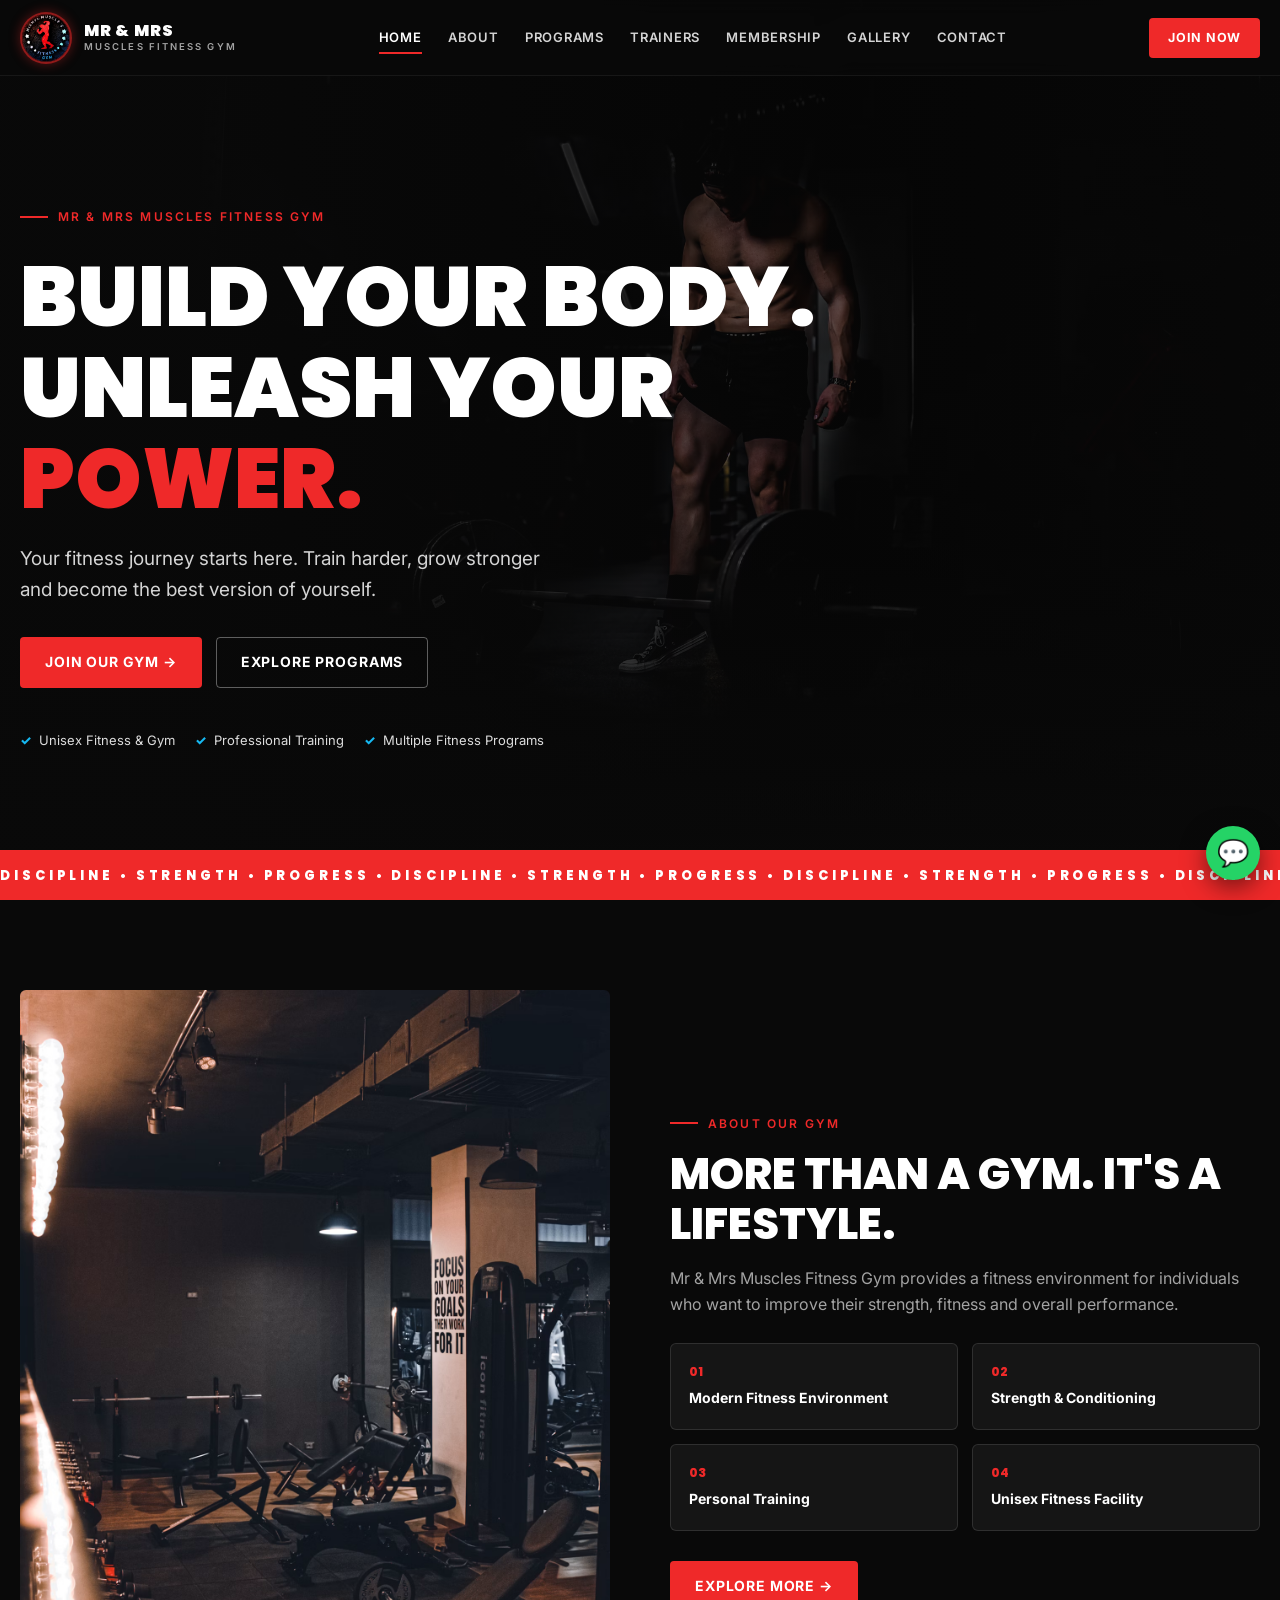
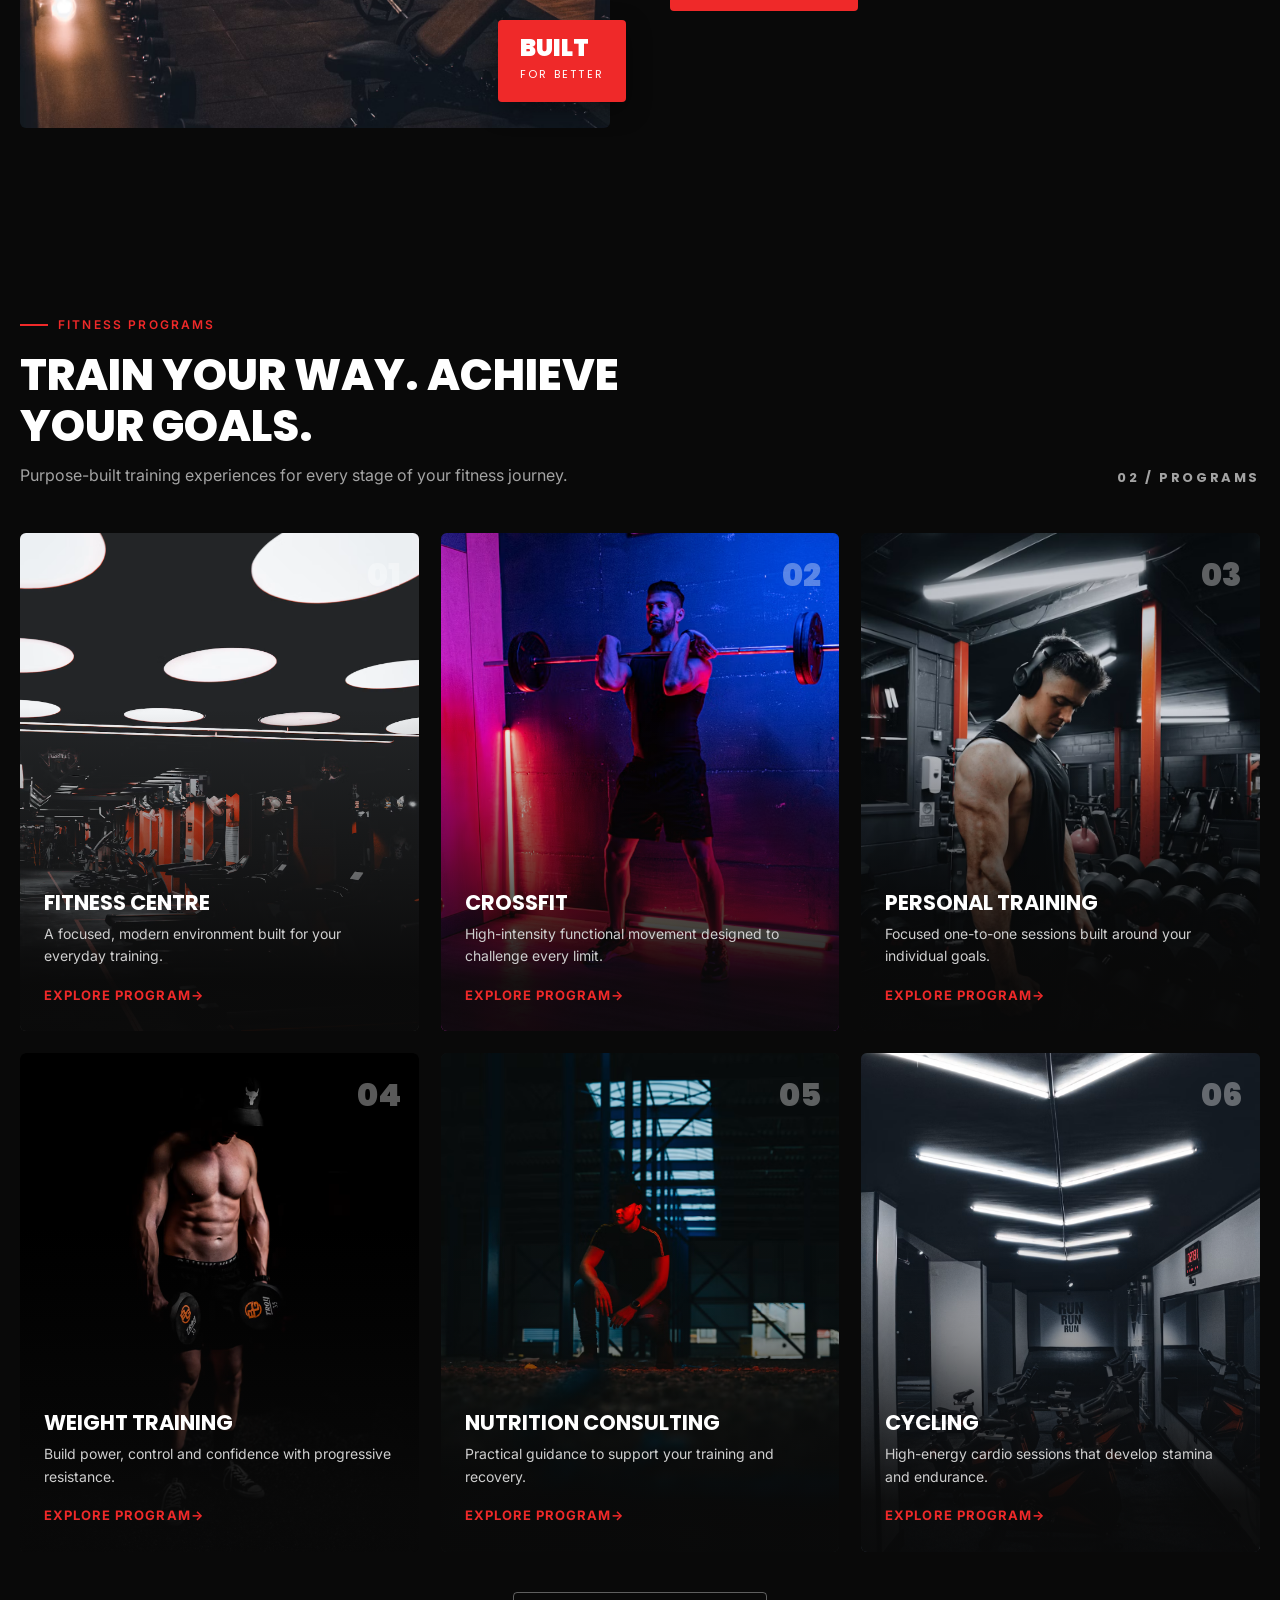
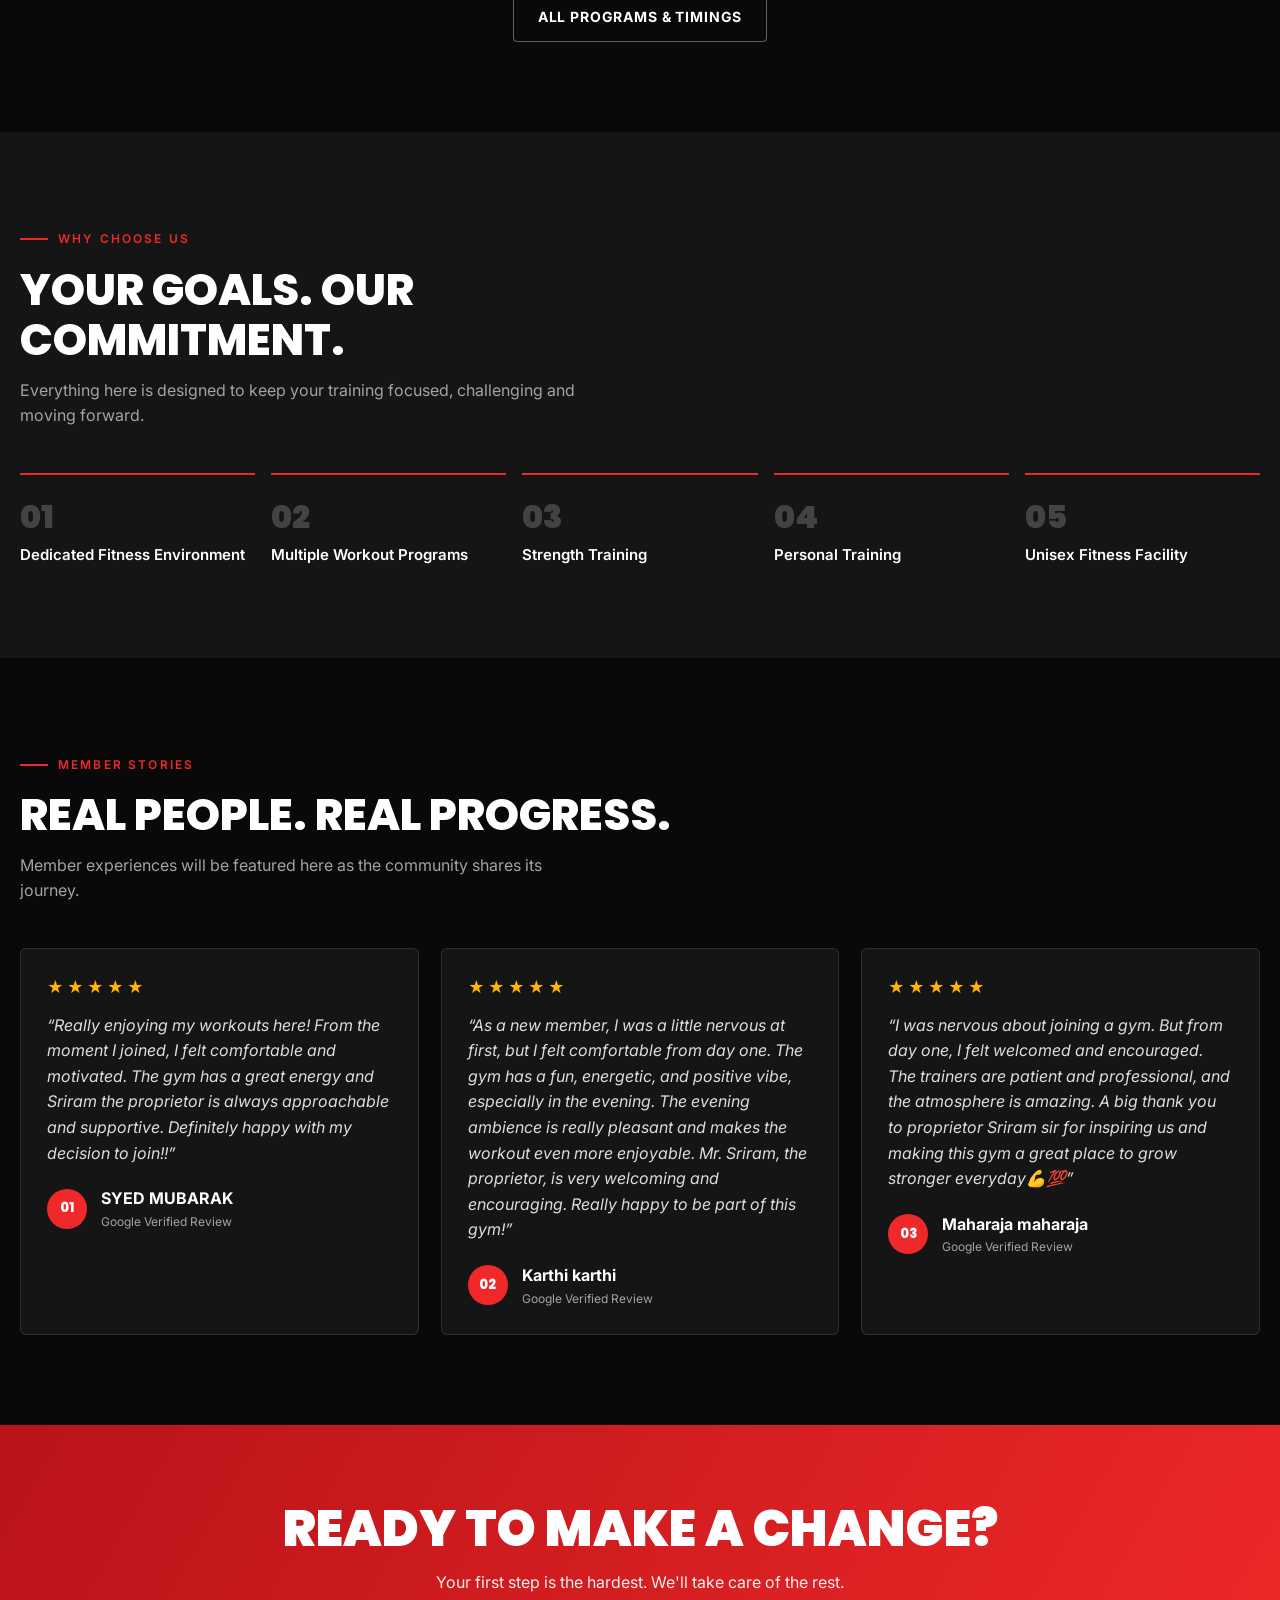
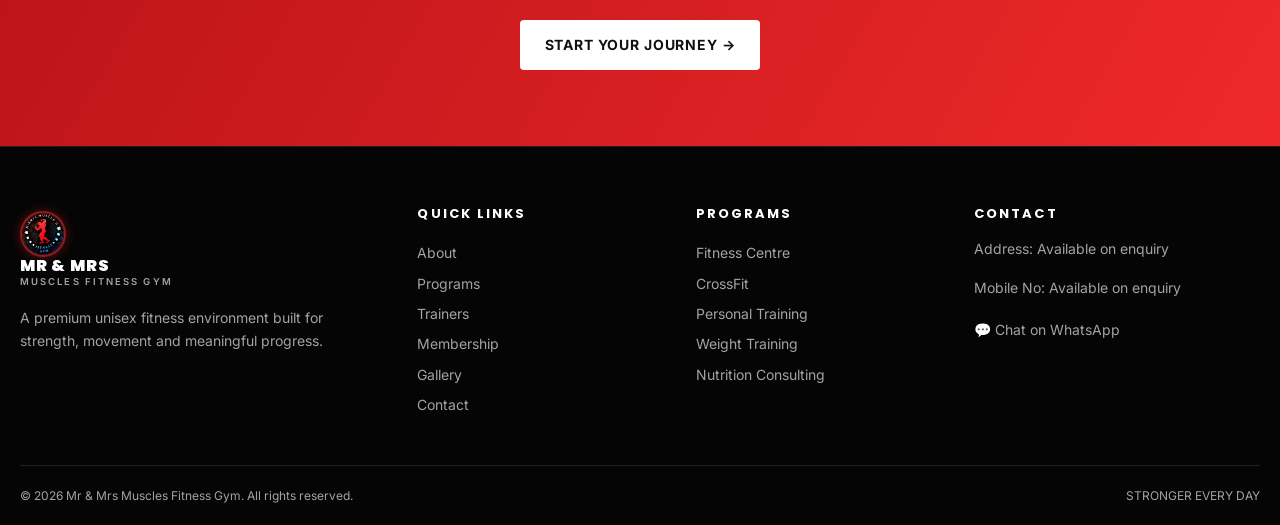
<file: index.html>
<!DOCTYPE html>
<html lang="en">

<head>
    <meta charset="UTF-8">
    <meta name="viewport" content="width=device-width,initial-scale=1">
    <title>Home | Mr &amp; Mrs Muscles Fitness Gym</title>
    <meta name="description"
        content="Explore gym programs, trainers, schedules and membership at Mr & Mrs Muscles Fitness Gym.">
    <link rel="preconnect" href="https://fonts.googleapis.com">
    <link rel="preconnect" href="https://fonts.gstatic.com" crossorigin>
    <link
        href="https://fonts.googleapis.com/css2?family=Inter:wght@400;500;600&family=Poppins:wght@600;700;800;900&display=swap"
        rel="stylesheet">
    <link rel="stylesheet" href="css/style.css?v=20261119_v1">
</head>

<body>
    <header>
        <div class="container nav-wrap">
            <a class="logo" href="index.html" aria-label="Home"><img src="images/logo-badge.png"
                    alt="Mr &amp; Mrs Muscles Fitness Gym Logo" class="gym-logo"><span class="logo-text"><strong>MR
                        &amp; MRS</strong><small>MUSCLES FITNESS GYM</small></span></a>
            <nav aria-label="Primary"><button class="nav-close" aria-label="Close menu">×</button><a href="index.html"
                    class="active">Home</a><a href="about.html">About</a><a href="programs.html">Programs</a><a
                    href="trainers.html">Trainers</a><a href="membership.html">Membership</a><a
                    href="gallery.html">Gallery</a><a href="contact.html">Contact</a></nav>
            <div class="nav-cta"><a class="btn btn-red join-link" href="membership.html">Join now</a><button
                    class="menu-btn" aria-label="Open menu">☰</button></div>
        </div>
        <div class="nav-backdrop" aria-hidden="true"></div>
    </header>
    <main>
        <section class="hero"><img src="images/1605296867724.avif" alt="Athlete training with a barbell in a dark gym">
            <div class="container"><span class="eyebrow"><i></i>Mr &amp; Mrs Muscles Fitness Gym</span>
                <h1>Build your body.<br>Unleash your <em>power.</em></h1>
                <p class="lead">Your fitness journey starts here. Train harder, grow stronger and become the best
                    version of yourself.</p>
                <div class="hero-actions"><a class="btn btn-red" href="membership.html">Join our gym →</a><a
                        class="btn btn-ghost" href="programs.html">Explore programs</a></div>
                <div class="badges"><span>Unisex Fitness &amp; Gym</span><span>Professional
                        Training</span><span>Multiple Fitness Programs</span></div>
            </div>
            <div class="ticker">
                <div>DISCIPLINE • STRENGTH • PROGRESS • DISCIPLINE • STRENGTH • PROGRESS • DISCIPLINE • STRENGTH •
                    PROGRESS • DISCIPLINE • STRENGTH • PROGRESS • DISCIPLINE • STRENGTH • PROGRESS • DISCIPLINE •
                    STRENGTH • PROGRESS • DISCIPLINE • STRENGTH • PROGRESS • DISCIPLINE • STRENGTH • PROGRESS • </div>
            </div>
        </section>
        <section>
            <div class="container">
                <div class="about-grid">
                    <div class="about-img reveal"><img src="images/1637430308606.avif" alt="Premium gym training floor"
                            loading="lazy">
                        <div class="float"><strong>BUILT</strong><span>FOR BETTER</span></div>
                    </div>
                    <div class="about-text reveal"><span class="eyebrow"><i></i>About our gym</span>
                        <h2>More than a gym. It's a lifestyle.</h2>
                        <p>Mr &amp; Mrs Muscles Fitness Gym provides a fitness environment for individuals who want to
                            improve their strength, fitness and overall performance.</p>
                        <div class="feat-list">
                            <div class="feat"><span>01</span><strong>Modern Fitness Environment</strong></div>
                            <div class="feat"><span>02</span><strong>Strength &amp; Conditioning</strong></div>
                            <div class="feat"><span>03</span><strong>Personal Training</strong></div>
                            <div class="feat"><span>04</span><strong>Unisex Fitness Facility</strong></div>
                        </div>
                        <a class="btn btn-red" href="about.html">Explore more →</a>
                    </div>
                </div>
            </div>
        </section>
        <section>
            <div class="container">
                <div class="sec-head reveal">
                    <div><span class="eyebrow"><i></i>Fitness programs</span>
                        <h2>Train your way. Achieve your goals.</h2>
                        <p>Purpose-built training experiences for every stage of your fitness journey.</p>
                    </div><span class="tag">02 / PROGRAMS</span>
                </div>
                <div class="grid-3">
                    <article class="prog reveal"><img src="images/1736851137148.avif" alt="Fitness Centre training"
                            loading="lazy"><span class="num">01</span>
                        <div class="info">
                            <h3>Fitness Centre</h3>
                            <p>A focused, modern environment built for your everyday training.</p><a class="link-arrow"
                                href="contact.html?program=Fitness%20Centre">Explore program</a>
                        </div>
                    </article>
                    <article class="prog reveal"><img src="images/1606335545623.avif" alt="CrossFit training"
                            loading="lazy"><span class="num">02</span>
                        <div class="info">
                            <h3>CrossFit</h3>
                            <p>High-intensity functional movement designed to challenge every limit.</p><a
                                class="link-arrow" href="contact.html?program=CrossFit">Explore program</a>
                        </div>
                    </article>
                    <article class="prog reveal"><img src="images/1611672585731.avif" alt="Personal Training training"
                            loading="lazy"><span class="num">03</span>
                        <div class="info">
                            <h3>Personal Training</h3>
                            <p>Focused one-to-one sessions built around your individual goals.</p><a class="link-arrow"
                                href="contact.html?program=Personal%20Training">Explore program</a>
                        </div>
                    </article>
                    <article class="prog reveal"><img src="images/1605296866985.avif" alt="Weight Training training"
                            loading="lazy"><span class="num">04</span>
                        <div class="info">
                            <h3>Weight Training</h3>
                            <p>Build power, control and confidence with progressive resistance.</p><a class="link-arrow"
                                href="contact.html?program=Weight%20Training">Explore program</a>
                        </div>
                    </article>
                    <article class="prog reveal"><img src="images/1610673538576.avif"
                            alt="Nutrition Consulting training" loading="lazy"><span class="num">05</span>
                        <div class="info">
                            <h3>Nutrition Consulting</h3>
                            <p>Practical guidance to support your training and recovery.</p><a class="link-arrow"
                                href="contact.html?program=Nutrition%20Consulting">Explore program</a>
                        </div>
                    </article>
                    <article class="prog reveal"><img src="images/1637870473618.avif" alt="Cycling training"
                            loading="lazy"><span class="num">06</span>
                        <div class="info">
                            <h3>Cycling</h3>
                            <p>High-energy cardio sessions that develop stamina and endurance.</p><a class="link-arrow"
                                href="contact.html?program=Cycling">Explore program</a>
                        </div>
                    </article>
                </div>
                <div class="center"><a class="btn btn-ghost" href="programs.html">All programs & timings</a></div>
            </div>
        </section>
        <section class="why">
            <div class="container">
                <div class="sec-head reveal">
                    <div><span class="eyebrow"><i></i>Why choose us</span>
                        <h2>Your goals. Our commitment.</h2>
                        <p>Everything here is designed to keep your training focused, challenging and moving forward.
                        </p>
                    </div>
                </div>
                <div class="why-list reveal">
                    <div class="why-item"><strong>01</strong><span>Dedicated Fitness Environment</span></div>
                    <div class="why-item"><strong>02</strong><span>Multiple Workout Programs</span></div>
                    <div class="why-item"><strong>03</strong><span>Strength Training</span></div>
                    <div class="why-item"><strong>04</strong><span>Personal Training</span></div>
                    <div class="why-item"><strong>05</strong><span>Unisex Fitness Facility</span></div>
                </div>
            </div>
        </section>
        <section>
            <div class="container">
                <div class="sec-head reveal">
                    <div><span class="eyebrow"><i></i>Member stories</span>
                        <h2>Real people. Real progress.</h2>
                        <p>Member experiences will be featured here as the community shares its journey.</p>
                    </div>
                </div>
                <div class="grid-3">
                    <article class="quote reveal">
                        <div class="stars">★★★★★</div>
                        <blockquote>“Really enjoying my workouts here! From the moment I joined, I felt comfortable and motivated. The gym has a great energy and Sriram the proprietor is always approachable and supportive. Definitely happy with my decision to join!!”</blockquote>
                        <div class="who"><span>01</span>
                            <div><strong>SYED MUBARAK</strong><small>Google Verified Review</small></div>
                        </div>
                    </article>
                    <article class="quote reveal">
                        <div class="stars">★★★★★</div>
                        <blockquote>“As a new member, I was a little nervous at first, but I felt comfortable from day one. The gym has a fun, energetic, and positive vibe, especially in the evening. The evening ambience is really pleasant and makes the workout even more enjoyable. Mr. Sriram, the proprietor, is very welcoming and encouraging. Really happy to be part of this gym!”</blockquote>
                        <div class="who"><span>02</span>
                            <div><strong>Karthi karthi</strong><small>Google Verified Review</small></div>
                        </div>
                    </article>
                    <article class="quote reveal">
                        <div class="stars">★★★★★</div>
                        <blockquote>“I was nervous about joining a gym. But from day one, I felt welcomed and encouraged. The trainers are patient and professional, and the atmosphere is amazing. A big thank you to proprietor Sriram sir for inspiring us and making this gym a great place to grow stronger everyday💪💯”</blockquote>
                        <div class="who"><span>03</span>
                            <div><strong>Maharaja maharaja</strong><small>Google Verified Review</small></div>
                        </div>
                    </article>
                </div>
            </div>
        </section>
        <section class="cta">
            <div class="container reveal">
                <h2>Ready to make a change?</h2>
                <p>Your first step is the hardest. We'll take care of the rest.</p><a class="btn" href="contact.html">Start your journey →</a>
            </div>
        </section>
    </main>
    <footer>
        <div class="container">
            <div class="foot-grid">
                <div>
                    <a class="logo" href="index.html"><img src="images/logo-badge.png"
                            alt="Mr &amp; Mrs Muscles Fitness Gym Logo" class="gym-logo"><span
                            class="logo-text"><strong>MR &amp; MRS</strong><small>MUSCLES FITNESS GYM</small></span></a>
                    <p>A premium unisex fitness environment built for strength, movement and meaningful progress.</p>
                </div>
                <div>
                    <h4>Quick links</h4><a href="about.html">About</a><a href="programs.html">Programs</a><a
                        href="trainers.html">Trainers</a><a href="membership.html">Membership</a><a
                        href="gallery.html">Gallery</a><a href="contact.html">Contact</a>
                </div>
                <div>
                    <h4>Programs</h4><a href="programs.html">Fitness Centre</a><a href="programs.html">CrossFit</a><a
                        href="programs.html">Personal Training</a><a href="programs.html">Weight Training</a><a
                        href="programs.html">Nutrition Consulting</a>
                </div>
                <div>
                    <h4>Contact</h4>
                    <p>Address: Available on enquiry</p>
                    <p>Mobile No: Available on enquiry</p><a
                        href="#"
                        data-wa="Hi Mr &amp; Mrs Muscles Fitness Gym! I want to enquire about membership and training.">💬
                        Chat on WhatsApp</a>
                </div>
            </div>
            <div class="foot-bottom"><span>© 2026 Mr &amp; Mrs Muscles Fitness Gym. All rights
                    reserved.</span><span>STRONGER EVERY DAY</span></div>
        </div>
    </footer>
    <button class="wa-float" data-wa="Hi Mr & Mrs Muscles Fitness Gym! I want to enquire about membership and training."
        aria-label="WhatsApp enquiry">💬</button>

    <script src="js/main.js?v=20261119_v1"></script>
</body>

</html>
</file>
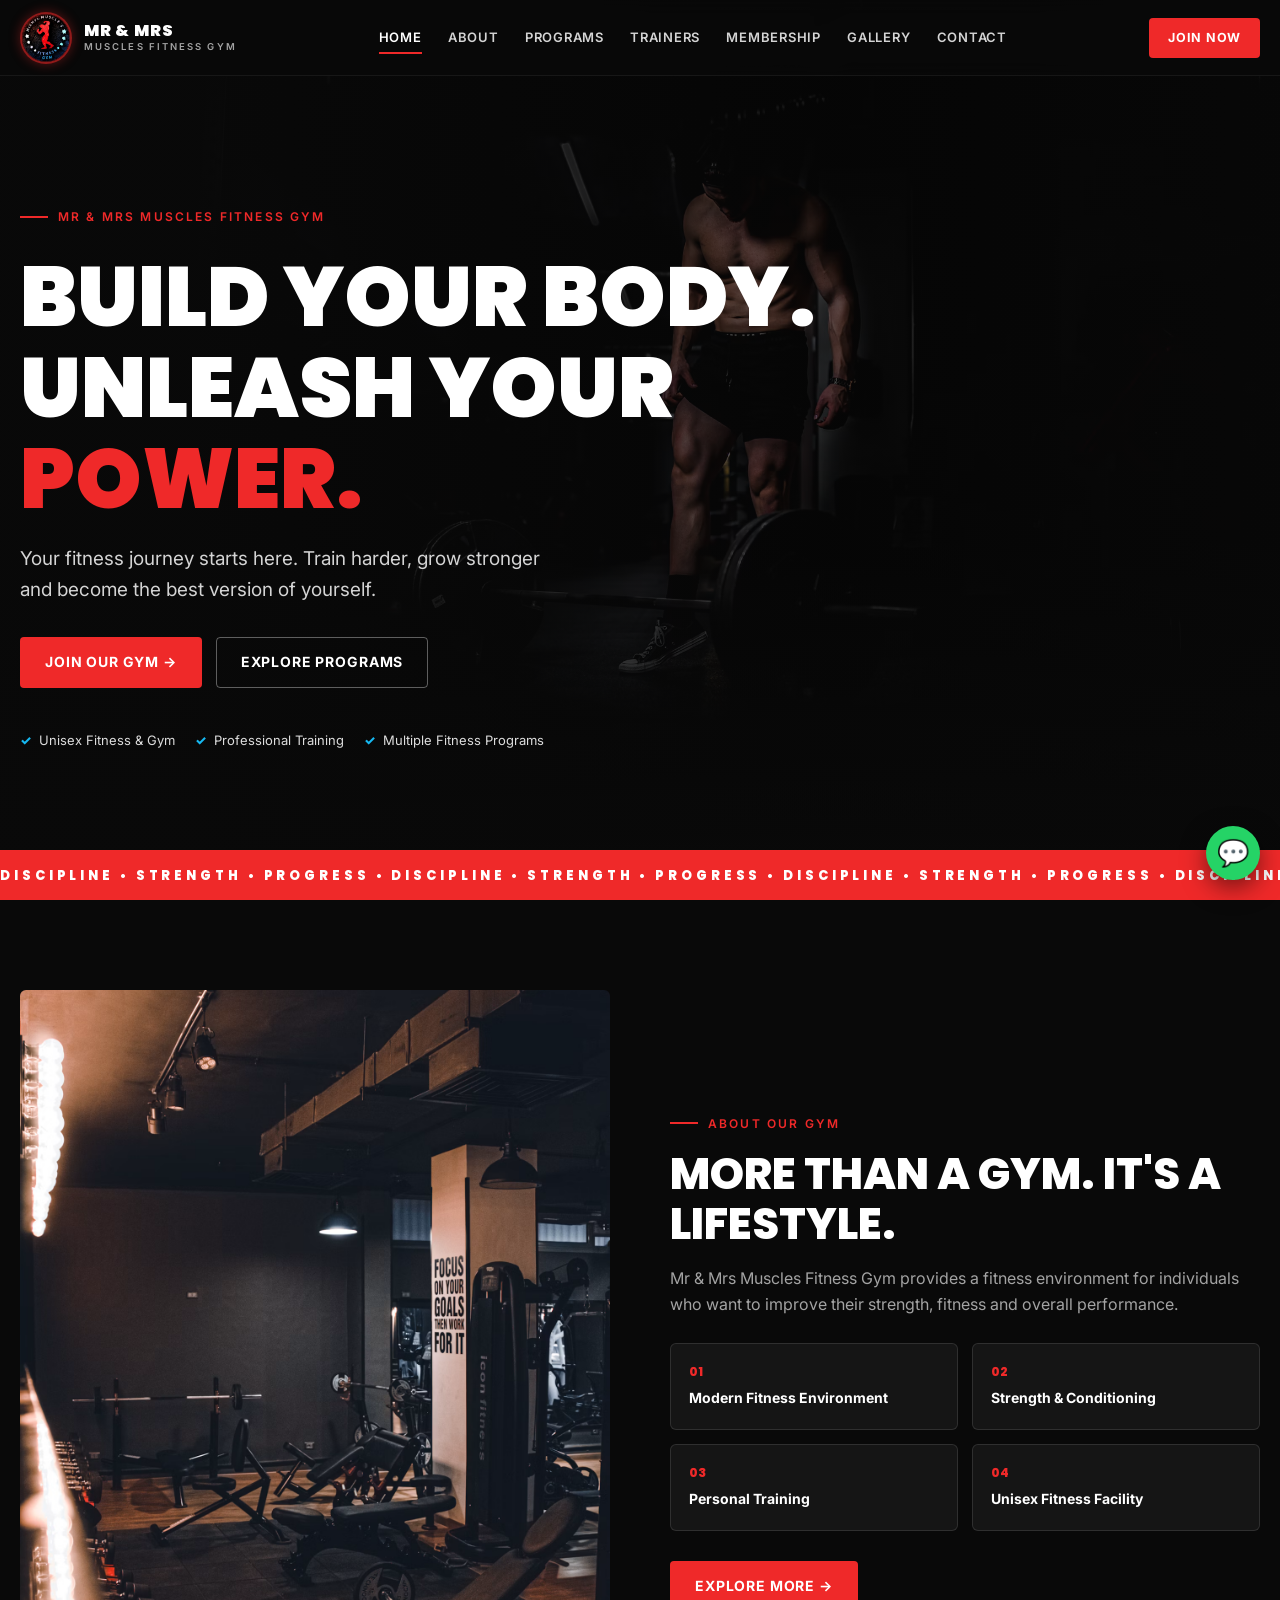
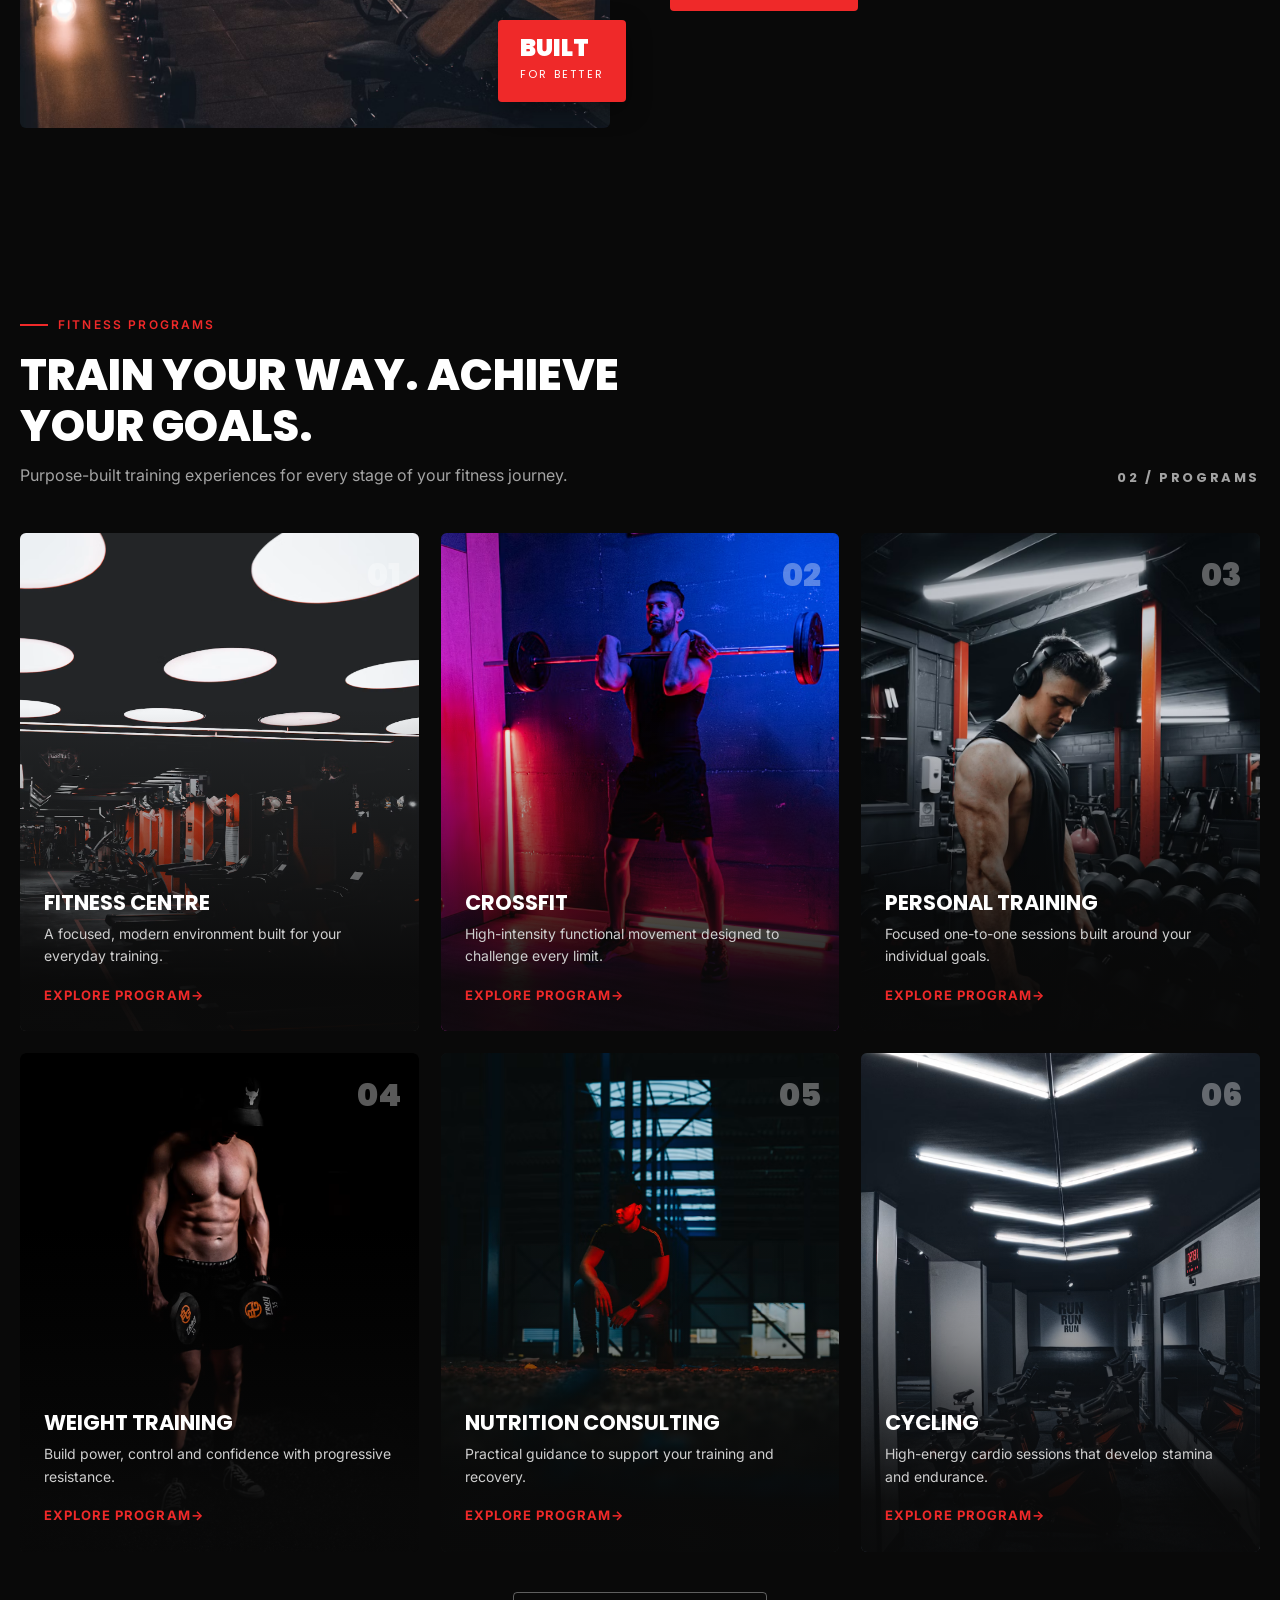
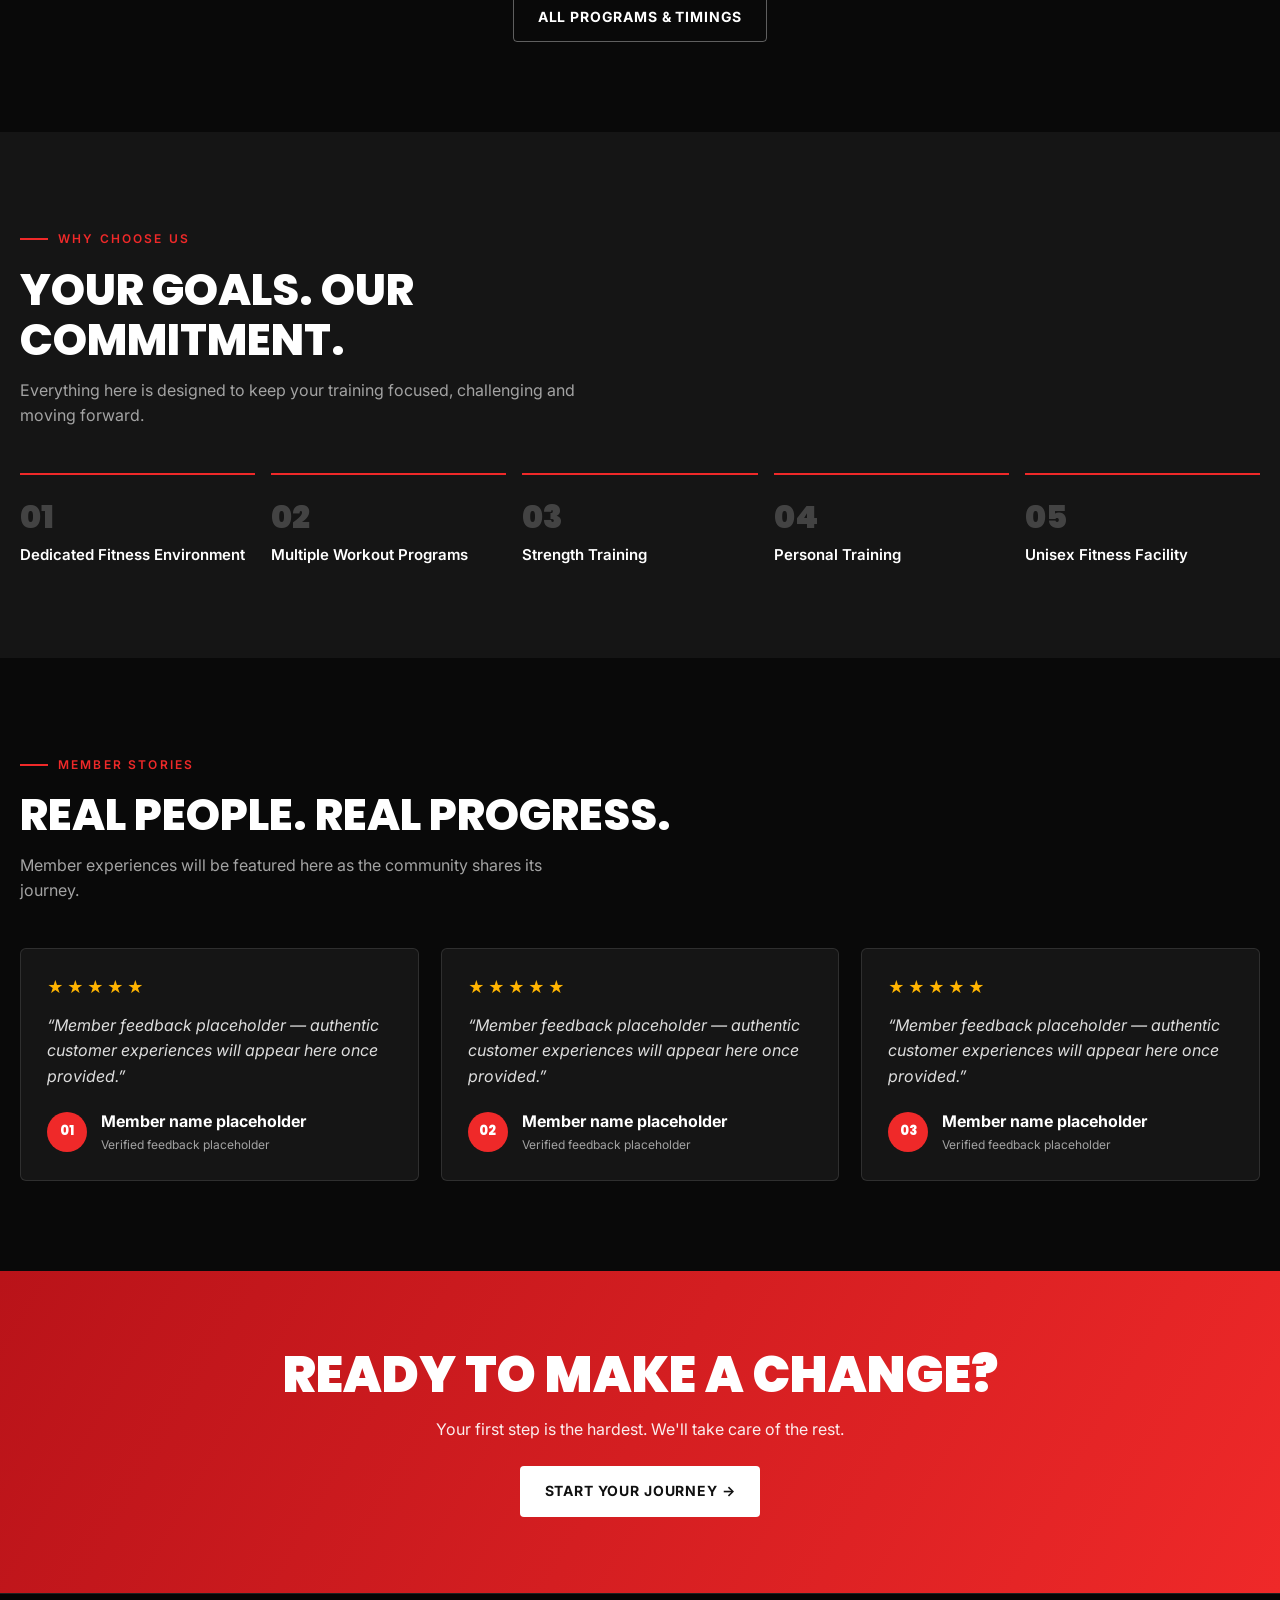
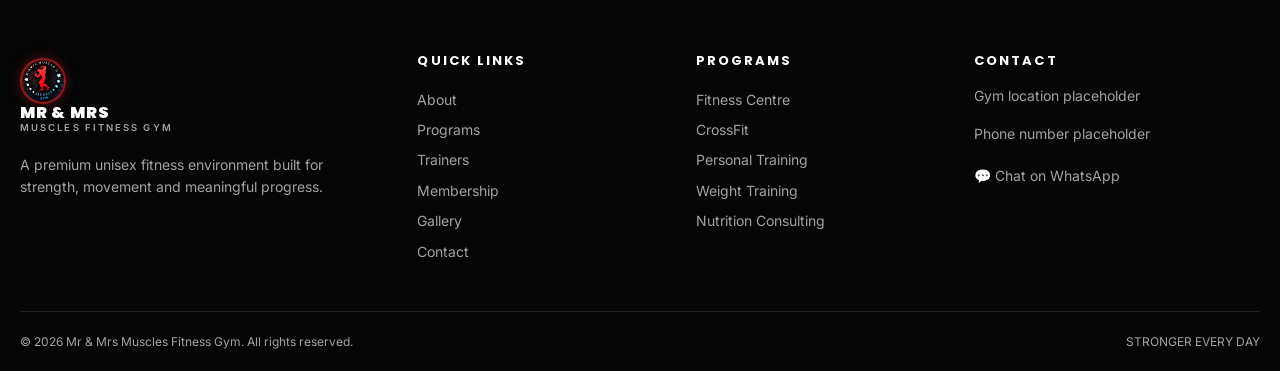
<file: mr-mrs-muscles-gym/gym/index.html>
<!DOCTYPE html>
<html lang="en"><head><meta charset="UTF-8"><meta name="viewport" content="width=device-width,initial-scale=1">
<title>Home | Mr &amp; Mrs Muscles Fitness Gym</title><meta name="description" content="Explore gym programs, trainers, schedules and membership at Mr & Mrs Muscles Fitness Gym.">
<link rel="preconnect" href="https://fonts.googleapis.com"><link rel="preconnect" href="https://fonts.gstatic.com" crossorigin>
<link href="https://fonts.googleapis.com/css2?family=Inter:wght@400;500;600&family=Poppins:wght@600;700;800;900&display=swap" rel="stylesheet">
<link rel="stylesheet" href="css/style.css"></head><body>
<header><div class="container nav-wrap">
<a class="logo" href="index.html" aria-label="Home"><img src="images/logo-badge.png" alt="Mr &amp; Mrs Muscles Fitness Gym Logo" class="gym-logo"><span class="logo-text"><strong>MR &amp; MRS</strong><small>MUSCLES FITNESS GYM</small></span></a>
<nav aria-label="Primary"><button class="nav-close" aria-label="Close menu">×</button><a href="index.html" class=active>Home</a><a href="about.html">About</a><a href="programs.html">Programs</a><a href="trainers.html">Trainers</a><a href="membership.html">Membership</a><a href="gallery.html">Gallery</a><a href="contact.html">Contact</a></nav>
<div class="nav-cta"><a class="btn btn-red join-link" href="membership.html">Join now</a><button class="menu-btn" aria-label="Open menu">☰</button></div></div><div class="nav-backdrop" aria-hidden="true"></div></header>
<main><section class="hero"><img src="images/1605296867724.avif" alt="Athlete training with a barbell in a dark gym"><div class="container"><span class="eyebrow"><i></i>Mr &amp; Mrs Muscles Fitness Gym</span><h1>Build your body.<br>Unleash your <em>power.</em></h1><p class="lead">Your fitness journey starts here. Train harder, grow stronger and become the best version of yourself.</p><div class="hero-actions"><a class="btn btn-red" href="membership.html">Join our gym →</a><a class="btn btn-ghost" href="programs.html">Explore programs</a></div><div class="badges"><span>Unisex Fitness &amp; Gym</span><span>Professional Training</span><span>Multiple Fitness Programs</span></div></div><div class="ticker"><div>DISCIPLINE • STRENGTH • PROGRESS • DISCIPLINE • STRENGTH • PROGRESS • DISCIPLINE • STRENGTH • PROGRESS • DISCIPLINE • STRENGTH • PROGRESS • DISCIPLINE • STRENGTH • PROGRESS • DISCIPLINE • STRENGTH • PROGRESS • DISCIPLINE • STRENGTH • PROGRESS • DISCIPLINE • STRENGTH • PROGRESS • </div></div></section><section><div class="container"><div class="about-grid"><div class="about-img reveal"><img src="images/1637430308606.avif" alt="Premium gym training floor" loading="lazy"><div class="float"><strong>BUILT</strong><span>FOR BETTER</span></div></div>
<div class="about-text reveal"><span class="eyebrow"><i></i>About our gym</span><h2>More than a gym. It's a lifestyle.</h2>
<p>Mr &amp; Mrs Muscles Fitness Gym provides a fitness environment for individuals who want to improve their strength, fitness and overall performance.</p>
<div class="feat-list"><div class="feat"><span>01</span><strong>Modern Fitness Environment</strong></div><div class="feat"><span>02</span><strong>Strength &amp; Conditioning</strong></div><div class="feat"><span>03</span><strong>Personal Training</strong></div><div class="feat"><span>04</span><strong>Unisex Fitness Facility</strong></div></div>
<a class="btn btn-red" href="about.html">Explore more →</a></div></div></div></section><section><div class="container"><div class="sec-head reveal"><div><span class="eyebrow"><i></i>Fitness programs</span><h2>Train your way. Achieve your goals.</h2><p>Purpose-built training experiences for every stage of your fitness journey.</p></div><span class=tag>02 / PROGRAMS</span></div><div class="grid-3"><article class="prog reveal"><img src="images/1736851137148.avif" alt="Fitness Centre training" loading="lazy"><span class="num">01</span><div class="info"><h3>Fitness Centre</h3><p>A focused, modern environment built for your everyday training.</p><a class="link-arrow" href="contact.html?program=Fitness%20Centre">Explore program</a></div></article><article class="prog reveal"><img src="images/1606335545623.avif" alt="CrossFit training" loading="lazy"><span class="num">02</span><div class="info"><h3>CrossFit</h3><p>High-intensity functional movement designed to challenge every limit.</p><a class="link-arrow" href="contact.html?program=CrossFit">Explore program</a></div></article><article class="prog reveal"><img src="images/1611672585731.avif" alt="Personal Training training" loading="lazy"><span class="num">03</span><div class="info"><h3>Personal Training</h3><p>Focused one-to-one sessions built around your individual goals.</p><a class="link-arrow" href="contact.html?program=Personal%20Training">Explore program</a></div></article><article class="prog reveal"><img src="images/1605296866985.avif" alt="Weight Training training" loading="lazy"><span class="num">04</span><div class="info"><h3>Weight Training</h3><p>Build power, control and confidence with progressive resistance.</p><a class="link-arrow" href="contact.html?program=Weight%20Training">Explore program</a></div></article><article class="prog reveal"><img src="images/1610673538576.avif" alt="Nutrition Consulting training" loading="lazy"><span class="num">05</span><div class="info"><h3>Nutrition Consulting</h3><p>Practical guidance to support your training and recovery.</p><a class="link-arrow" href="contact.html?program=Nutrition%20Consulting">Explore program</a></div></article><article class="prog reveal"><img src="images/1637870473618.avif" alt="Cycling training" loading="lazy"><span class="num">06</span><div class="info"><h3>Cycling</h3><p>High-energy cardio sessions that develop stamina and endurance.</p><a class="link-arrow" href="contact.html?program=Cycling">Explore program</a></div></article></div><div class="center"><a class="btn btn-ghost" href="programs.html">All programs & timings</a></div></div></section><section class="why"><div class="container"><div class="sec-head reveal"><div><span class="eyebrow"><i></i>Why choose us</span><h2>Your goals. Our commitment.</h2><p>Everything here is designed to keep your training focused, challenging and moving forward.</p></div></div><div class="why-list reveal"><div class="why-item"><strong>01</strong><span>Dedicated Fitness Environment</span></div><div class="why-item"><strong>02</strong><span>Multiple Workout Programs</span></div><div class="why-item"><strong>03</strong><span>Strength Training</span></div><div class="why-item"><strong>04</strong><span>Personal Training</span></div><div class="why-item"><strong>05</strong><span>Unisex Fitness Facility</span></div></div></div></section><section><div class="container"><div class="sec-head reveal"><div><span class="eyebrow"><i></i>Member stories</span><h2>Real people. Real progress.</h2><p>Member experiences will be featured here as the community shares its journey.</p></div></div><div class="grid-3"><article class="quote reveal"><div class="stars">★★★★★</div><blockquote>“Member feedback placeholder — authentic customer experiences will appear here once provided.”</blockquote><div class="who"><span>01</span><div><strong>Member name placeholder</strong><small>Verified feedback placeholder</small></div></div></article><article class="quote reveal"><div class="stars">★★★★★</div><blockquote>“Member feedback placeholder — authentic customer experiences will appear here once provided.”</blockquote><div class="who"><span>02</span><div><strong>Member name placeholder</strong><small>Verified feedback placeholder</small></div></div></article><article class="quote reveal"><div class="stars">★★★★★</div><blockquote>“Member feedback placeholder — authentic customer experiences will appear here once provided.”</blockquote><div class="who"><span>03</span><div><strong>Member name placeholder</strong><small>Verified feedback placeholder</small></div></div></article></div></div></section><section class="cta"><div class="container reveal"><h2>Ready to make a change?</h2><p>Your first step is the hardest. We'll take care of the rest.</p><a class="btn" href="contact.html">Start your journey →</a></div></section></main>
<footer><div class="container"><div class="foot-grid"><div>
<a class="logo" href="index.html"><img src="images/logo-badge.png" alt="Mr &amp; Mrs Muscles Fitness Gym Logo" class="gym-logo"><span class="logo-text"><strong>MR &amp; MRS</strong><small>MUSCLES FITNESS GYM</small></span></a>
<p>A premium unisex fitness environment built for strength, movement and meaningful progress.</p></div>
<div><h4>Quick links</h4><a href="about.html">About</a><a href="programs.html">Programs</a><a href="trainers.html">Trainers</a><a href="membership.html">Membership</a><a href="gallery.html">Gallery</a><a href="contact.html">Contact</a></div>
<div><h4>Programs</h4><a href="programs.html">Fitness Centre</a><a href="programs.html">CrossFit</a><a href="programs.html">Personal Training</a><a href="programs.html">Weight Training</a><a href="programs.html">Nutrition Consulting</a></div>
<div><h4>Contact</h4><p>Gym location placeholder</p><p>Phone number placeholder</p><a href="#" data-wa="">💬 Chat on WhatsApp</a></div></div>
<div class="foot-bottom"><span>© 2026 Mr &amp; Mrs Muscles Fitness Gym. All rights reserved.</span><span>STRONGER EVERY DAY</span></div></div></footer>
<button class="wa-float" data-wa="" aria-label="WhatsApp enquiry">💬</button>

<script src="js/main.js"></script></body></html>
</file>
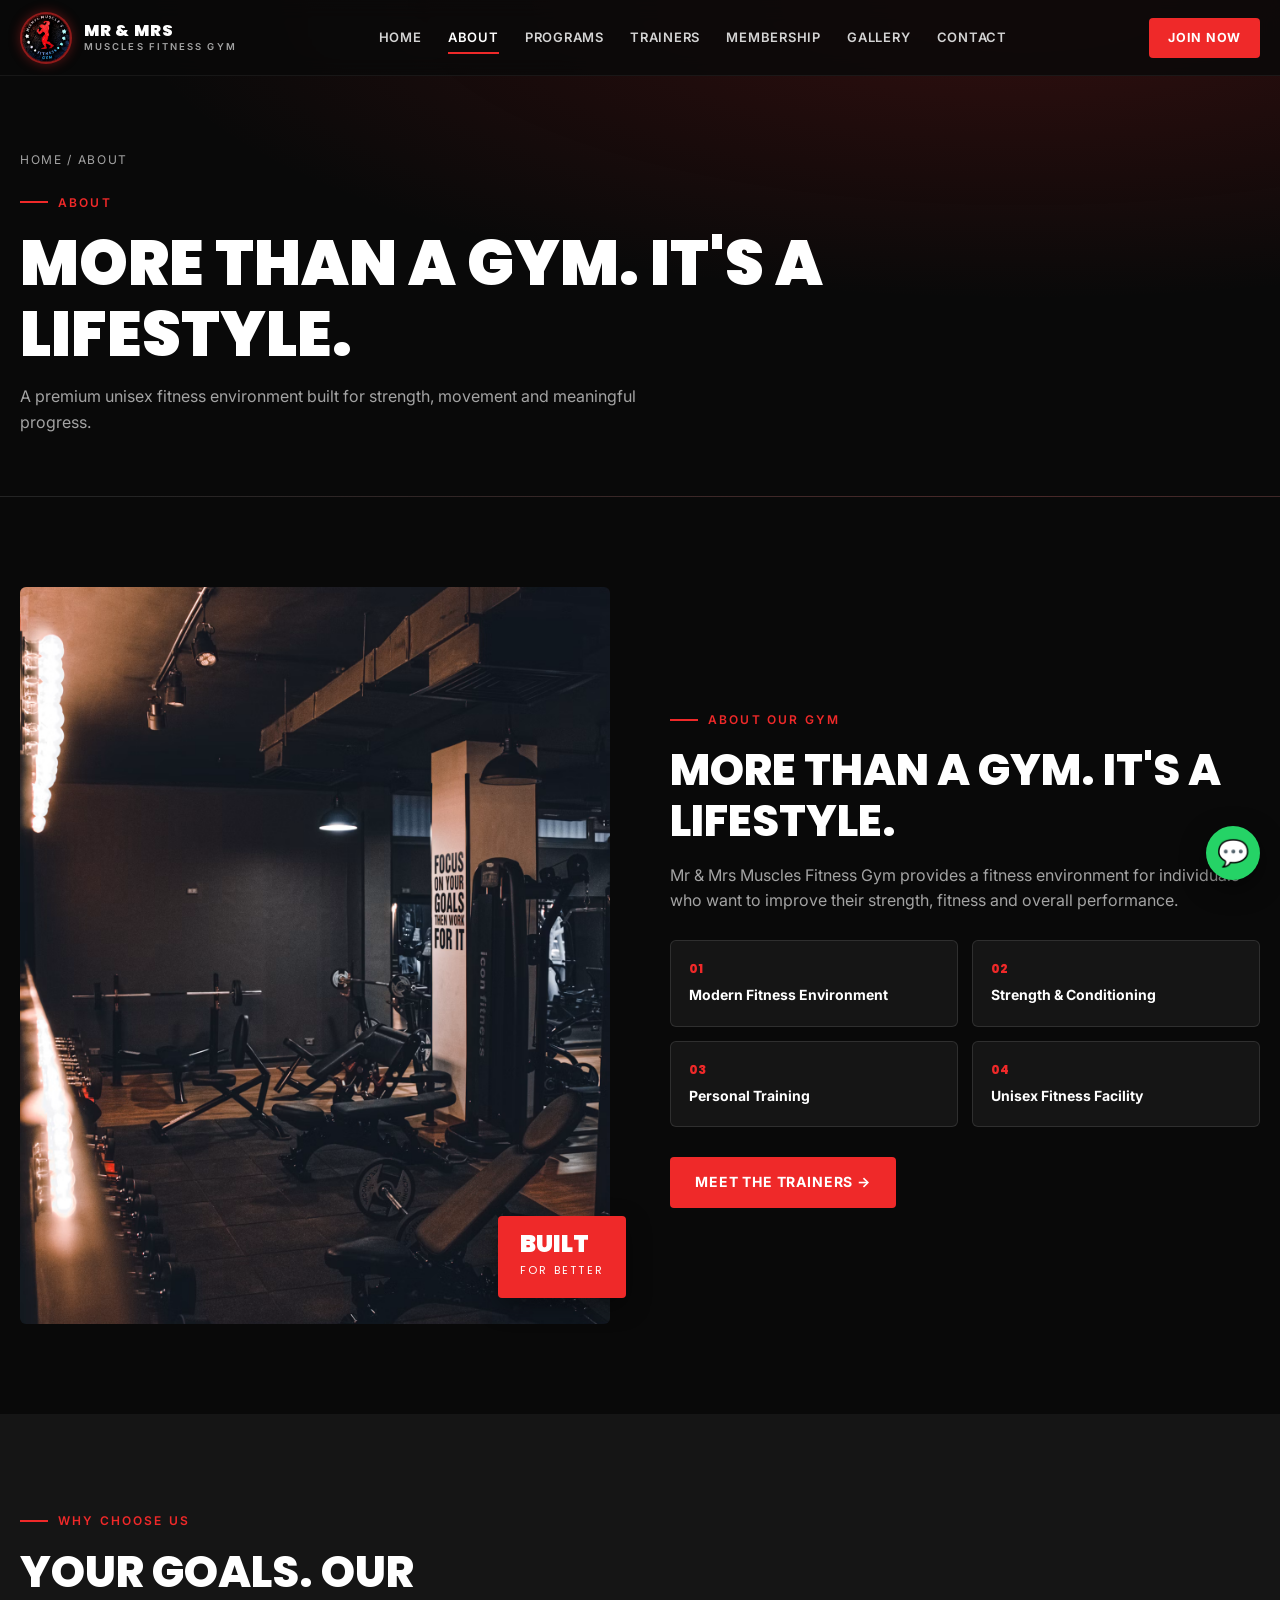
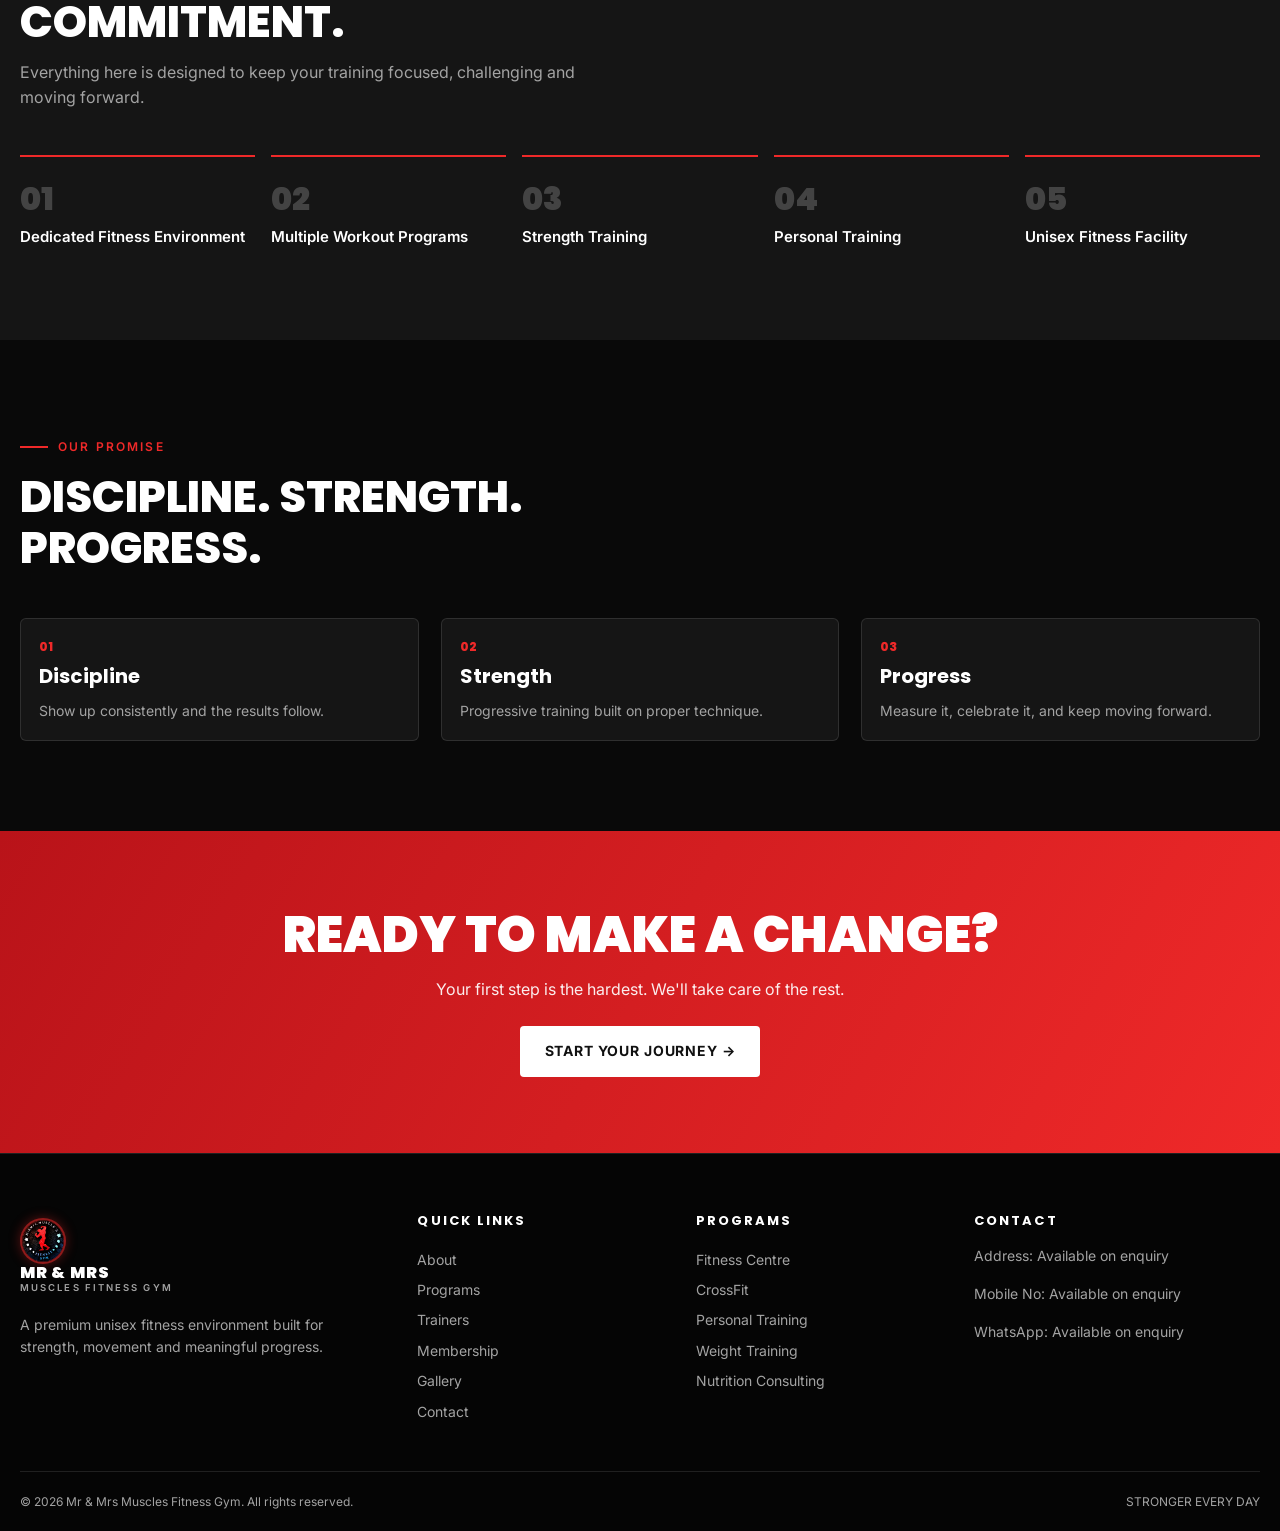
<file: about.html>
<!DOCTYPE html>
<html lang="en"><head><meta charset="UTF-8"><meta name="viewport" content="width=device-width,initial-scale=1">
<title>About | Mr &amp; Mrs Muscles Fitness Gym</title><meta name="description" content="Learn about Mr & Mrs Muscles Fitness Gym.">
<link rel="preconnect" href="https://fonts.googleapis.com"><link rel="preconnect" href="https://fonts.gstatic.com" crossorigin>
<link href="https://fonts.googleapis.com/css2?family=Inter:wght@400;500;600&family=Poppins:wght@600;700;800;900&display=swap" rel="stylesheet">
<link rel="stylesheet" href="css/style.css?v=20261119_v1"></head><body>
<header><div class="container nav-wrap">
<a class="logo" href="index.html" aria-label="Home"><img src="images/logo-badge.png" alt="Mr &amp; Mrs Muscles Fitness Gym Logo" class="gym-logo"><span class="logo-text"><strong>MR &amp; MRS</strong><small>MUSCLES FITNESS GYM</small></span></a>
<nav aria-label="Primary"><button class="nav-close" aria-label="Close menu">×</button><a href="index.html">Home</a><a href="about.html" class="active">About</a><a href="programs.html">Programs</a><a href="trainers.html">Trainers</a><a href="membership.html">Membership</a><a href="gallery.html">Gallery</a><a href="contact.html">Contact</a></nav>
<div class="nav-cta"><a class="btn btn-red join-link" href="membership.html">Join now</a><button class="menu-btn" aria-label="Open menu">☰</button></div></div><div class="nav-backdrop" aria-hidden="true"></div></header>
<main><div class="page-hero"><div class="container"><div class="crumbs"><a href="index.html">Home</a> / About</div><span class="eyebrow"><i></i>About</span><h1>More than a gym. It's a lifestyle.</h1><p>A premium unisex fitness environment built for strength, movement and meaningful progress.</p></div></div><section><div class="container"><div class="about-grid"><div class="about-img reveal"><img src="images/1637430308606.avif" alt="Premium gym training floor" loading="lazy"><div class="float"><strong>BUILT</strong><span>FOR BETTER</span></div></div>
<div class="about-text reveal"><span class="eyebrow"><i></i>About our gym</span><h2>More than a gym. It's a lifestyle.</h2>
<p>Mr &amp; Mrs Muscles Fitness Gym provides a fitness environment for individuals who want to improve their strength, fitness and overall performance.</p>
<div class="feat-list"><div class="feat"><span>01</span><strong>Modern Fitness Environment</strong></div><div class="feat"><span>02</span><strong>Strength &amp; Conditioning</strong></div><div class="feat"><span>03</span><strong>Personal Training</strong></div><div class="feat"><span>04</span><strong>Unisex Fitness Facility</strong></div></div>
<a class="btn btn-red" href="trainers.html">Meet the trainers →</a></div></div></div></section><section class="why"><div class="container"><div class="sec-head reveal"><div><span class="eyebrow"><i></i>Why choose us</span><h2>Your goals. Our commitment.</h2><p>Everything here is designed to keep your training focused, challenging and moving forward.</p></div></div><div class="why-list reveal"><div class="why-item"><strong>01</strong><span>Dedicated Fitness Environment</span></div><div class="why-item"><strong>02</strong><span>Multiple Workout Programs</span></div><div class="why-item"><strong>03</strong><span>Strength Training</span></div><div class="why-item"><strong>04</strong><span>Personal Training</span></div><div class="why-item"><strong>05</strong><span>Unisex Fitness Facility</span></div></div></div></section><section><div class="container"><div class="sec-head reveal"><div><span class="eyebrow"><i></i>Our promise</span><h2>Discipline. Strength. Progress.</h2></div></div><div class="grid-3"><div class="feat reveal"><span>01</span><strong style="font-size:20px;font-family:Poppins">Discipline</strong><p style="color:var(--muted);margin-top:8px;font-size:14px">Show up consistently and the results follow.</p></div><div class="feat reveal"><span>02</span><strong style="font-size:20px;font-family:Poppins">Strength</strong><p style="color:var(--muted);margin-top:8px;font-size:14px">Progressive training built on proper technique.</p></div><div class="feat reveal"><span>03</span><strong style="font-size:20px;font-family:Poppins">Progress</strong><p style="color:var(--muted);margin-top:8px;font-size:14px">Measure it, celebrate it, and keep moving forward.</p></div></div></div></section><section class="cta"><div class="container reveal"><h2>Ready to make a change?</h2><p>Your first step is the hardest. We'll take care of the rest.</p><a class="btn" href="contact.html">Start your journey →</a></div></section></main>
<footer><div class="container"><div class="foot-grid"><div>
<a class="logo" href="index.html"><img src="images/logo-badge.png" alt="Mr &amp; Mrs Muscles Fitness Gym Logo" class="gym-logo"><span class="logo-text"><strong>MR &amp; MRS</strong><small>MUSCLES FITNESS GYM</small></span></a>
<p>A premium unisex fitness environment built for strength, movement and meaningful progress.</p></div>
<div><h4>Quick links</h4><a href="about.html">About</a><a href="programs.html">Programs</a><a href="trainers.html">Trainers</a><a href="membership.html">Membership</a><a href="gallery.html">Gallery</a><a href="contact.html">Contact</a></div>
<div><h4>Programs</h4><a href="programs.html">Fitness Centre</a><a href="programs.html">CrossFit</a><a href="programs.html">Personal Training</a><a href="programs.html">Weight Training</a><a href="programs.html">Nutrition Consulting</a></div>
<div><h4>Contact</h4><p>Address: Available on enquiry</p><p>Mobile No: Available on enquiry</p><p>WhatsApp: Available on enquiry</p></div></div>
<div class="foot-bottom"><span>© 2026 Mr &amp; Mrs Muscles Fitness Gym. All rights reserved.</span><span>STRONGER EVERY DAY</span></div></div></footer>
<button class="wa-float" data-wa="Hi Mr & Mrs Muscles Fitness Gym! I want to enquire about membership and training." aria-label="WhatsApp enquiry">💬</button>

<script src="js/main.js?v=20261119_v1"></script></body></html>
</file>
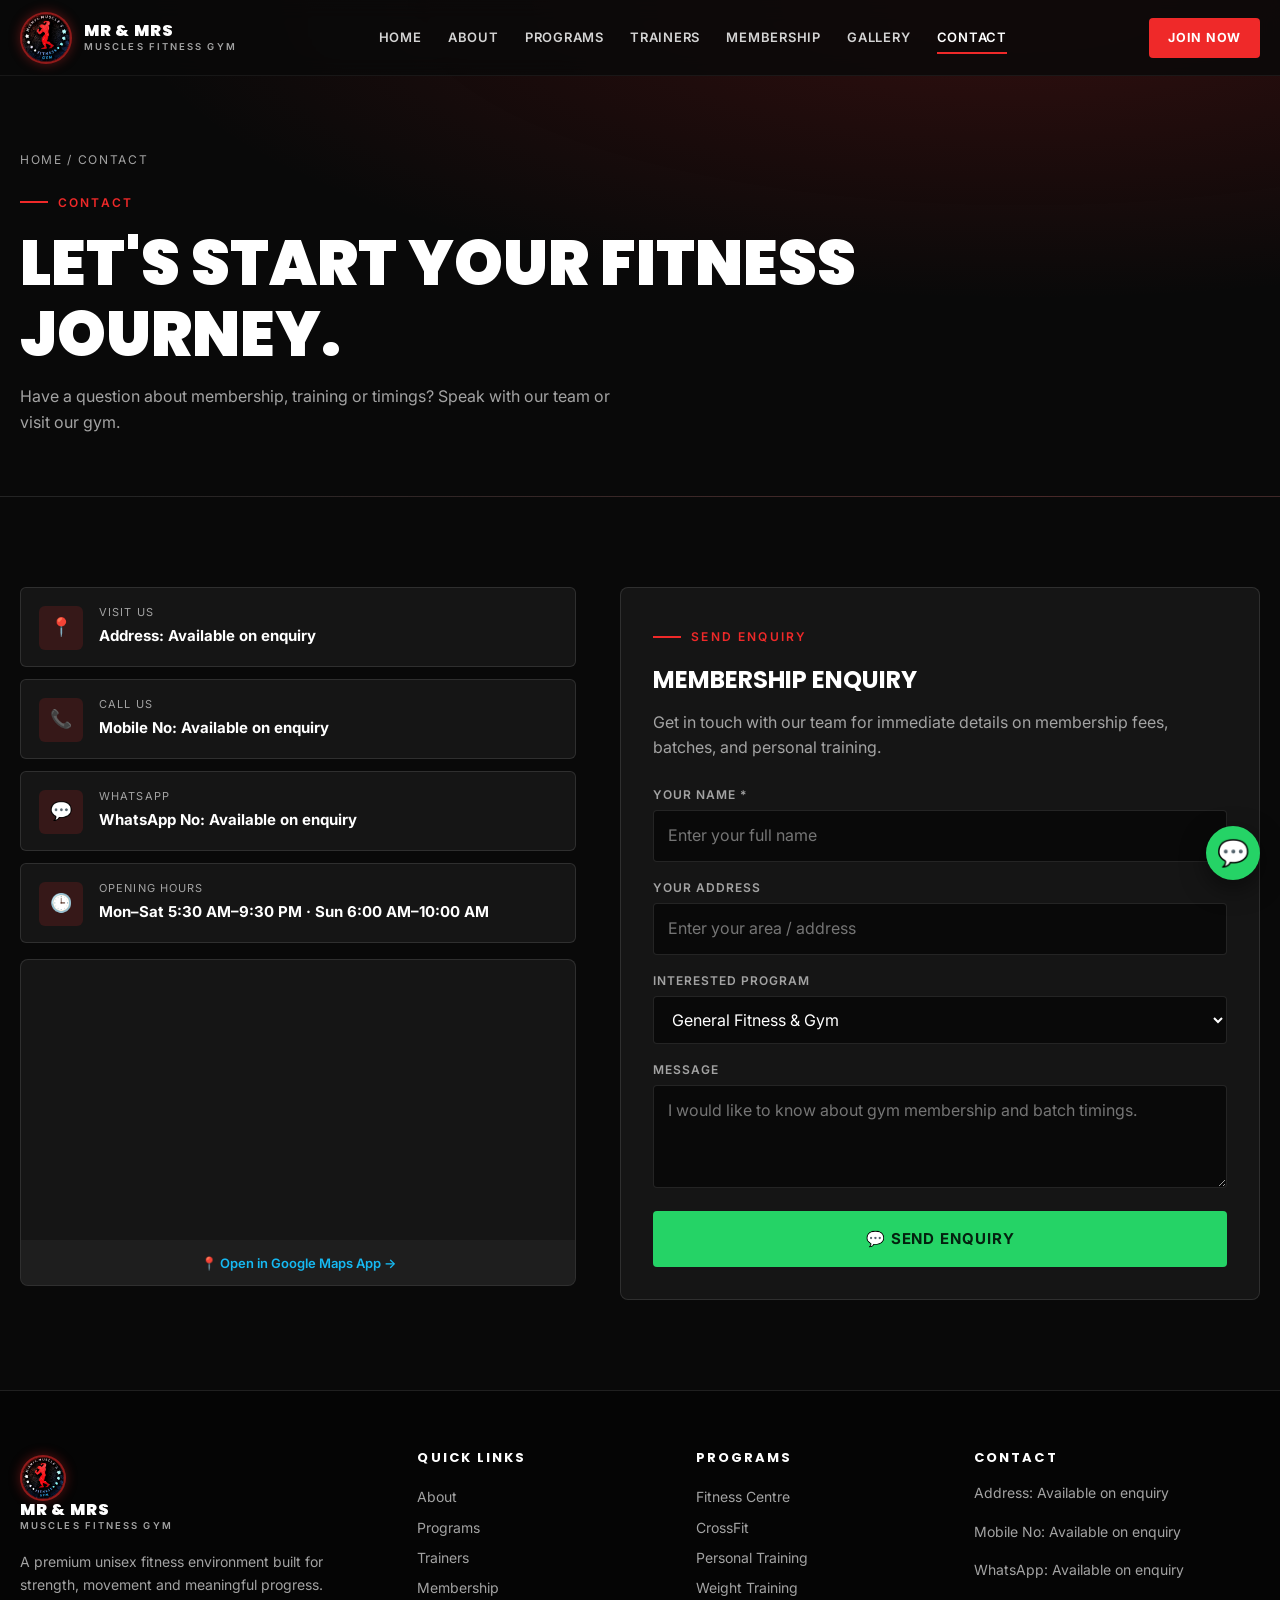
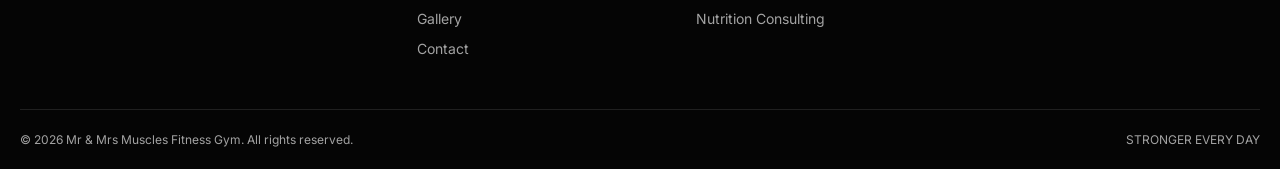
<file: contact.html>
<!doctype html>
<html lang="en">
  <head>
    <meta charset="UTF-8" />
    <meta name="viewport" content="width=device-width,initial-scale=1" />
    <title>Contact | Mr &amp; Mrs Muscles Fitness Gym</title>
    <meta
      name="description"
      content="Contact Mr & Mrs Muscles Fitness Gym in Tiruchirappalli."
    />
    <link rel="preconnect" href="https://fonts.googleapis.com" />
    <link rel="preconnect" href="https://fonts.gstatic.com" crossorigin />
    <link
      href="https://fonts.googleapis.com/css2?family=Inter:wght@400;500;600&family=Poppins:wght@600;700;800;900&display=swap"
      rel="stylesheet"
    />
    <link rel="stylesheet" href="css/style.css?v=20261119_v1" />
  </head>

  <body>
    <header>
      <div class="container nav-wrap">
        <a class="logo" href="index.html" aria-label="Home"
          ><img
            src="images/logo-badge.png"
            alt="Mr &amp; Mrs Muscles Fitness Gym Logo"
            class="gym-logo"
          /><span class="logo-text"
            ><strong>MR &amp; MRS</strong
            ><small>MUSCLES FITNESS GYM</small></span
          ></a
        >
        <nav aria-label="Primary">
          <button class="nav-close" aria-label="Close menu">×</button
          ><a href="index.html">Home</a><a href="about.html">About</a
          ><a href="programs.html">Programs</a
          ><a href="trainers.html">Trainers</a
          ><a href="membership.html">Membership</a
          ><a href="gallery.html">Gallery</a
          ><a href="contact.html" class="active">Contact</a>
        </nav>
        <div class="nav-cta">
          <a class="btn btn-red join-link" href="membership.html">Join now</a
          ><button class="menu-btn" aria-label="Open menu">☰</button>
        </div>
      </div>
      <div class="nav-backdrop" aria-hidden="true"></div>
    </header>
    <main>
      <div class="page-hero">
        <div class="container">
          <div class="crumbs"><a href="index.html">Home</a> / Contact</div>
          <span class="eyebrow"><i></i>Contact</span>
          <h1>Let's start your fitness journey.</h1>
          <p>
            Have a question about membership, training or timings? Speak with
            our team or visit our gym.
          </p>
        </div>
      </div>
      <section>
        <div class="container">
          <div class="contact-grid">
            <div class="reveal">
              <div class="info-item">
                <i>📍</i
                ><span
                  ><small>Visit us</small
                  ><strong>Address: Available on enquiry</strong></span
                >
              </div>
              <div class="info-item">
                <i>📞</i
                ><span
                  ><small>Call us</small
                  ><strong>Mobile No: Available on enquiry</strong></span
                >
              </div>
              <div class="info-item">
                <i>💬</i
                ><span
                  ><small>WhatsApp</small
                  ><strong>WhatsApp No: Available on enquiry</strong></span
                >
              </div>
              <div class="info-item">
                <i>🕒</i
                ><span
                  ><small>Opening hours</small
                  ><strong
                    >Mon–Sat 5:30 AM–9:30 PM · Sun 6:00 AM–10:00 AM</strong
                  ></span
                >
              </div>
              <div class="map">
                <iframe
                  src="https://www.google.com/maps?q=10.8194994,78.6888215+(Mr+%26+Mrs.+Muscle%E2%80%99s+Gym)&t=&z=17&ie=UTF8&iwloc=B&output=embed"
                  width="100%"
                  height="280"
                  style="border: 0; border-radius: 6px"
                  allowfullscreen=""
                  loading="lazy"
                  referrerpolicy="no-referrer-when-downgrade"
                  title="Mr &amp; Mrs. Muscle's Gym Location Map"
                ></iframe>
                <div
                  style="
                    padding: 10px 14px;
                    background: rgba(255, 255, 255, 0.04);
                    text-align: center;
                  "
                >
                  <a
                    href="https://www.google.com/maps/place/Mr+%26+Mrs.+Muscle%E2%80%99s+Gym/@10.8194994,78.6888215,17z/data=!3m1!4b1!4m6!3m5!1s0x3baaf5a6534e201f:0xbdfb0c4177f73d32!8m2!3d10.8194994!4d78.6888215!16s%2Fg%2F11tj_f88h0?entry=ttu"
                    target="_blank"
                    rel="noopener noreferrer"
                    style="
                      color: var(--blue);
                      font-size: 13px;
                      font-weight: 600;
                    "
                    >📍 Open in Google Maps App →</a
                  >
                </div>
              </div>
            </div>
            <div class="contact-card reveal">
              <span class="eyebrow"><i></i>Send Enquiry</span>
              <h3>Membership Enquiry</h3>
              <p style="color: var(--muted); margin-bottom: 24px">
                Get in touch with our team for immediate details on membership
                fees, batches, and personal training.
              </p>
              <form id="enquiry">
                <label class="field"
                  ><span>Your Name *</span
                  ><input
                    name="name"
                    required
                    placeholder="Enter your full name"
                /></label>
                <label class="field"
                  ><span>Your Address</span
                  ><input
                    name="address"
                    placeholder="Enter your area / address"
                /></label>
                <label class="field"
                  ><span>Interested Program</span
                  ><select name="program">
                    <option value="General Fitness & Gym">
                      General Fitness &amp; Gym
                    </option>
                    <option value="CrossFit">CrossFit</option>
                    <option value="Personal Training">Personal Training</option>
                    <option value="Weight Training">Weight Training</option>
                    <option value="Nutrition Consulting">
                      Nutrition Consulting
                    </option>
                    <option value="Cycling">Cycling</option>
                  </select></label
                >
                <label class="field"
                  ><span>Message</span
                  ><textarea
                    name="message"
                    rows="3"
                    placeholder="I would like to know about gym membership and batch timings."
                  ></textarea>
                </label>
                <button
                  class="btn btn-wa"
                  type="submit"
                  style="width: 100%; font-size: 15px; padding: 15px"
                >
                  💬 Send Enquiry
                </button>
              </form>
            </div>
          </div>
        </div>
      </section>
    </main>
    <footer>
      <div class="container">
        <div class="foot-grid">
          <div>
            <a class="logo" href="index.html"
              ><img
                src="images/logo-badge.png"
                alt="Mr &amp; Mrs Muscles Fitness Gym Logo"
                class="gym-logo"
              /><span class="logo-text"
                ><strong>MR &amp; MRS</strong
                ><small>MUSCLES FITNESS GYM</small></span
              ></a
            >
            <p>
              A premium unisex fitness environment built for strength, movement
              and meaningful progress.
            </p>
          </div>
          <div>
            <h4>Quick links</h4>
            <a href="about.html">About</a><a href="programs.html">Programs</a
            ><a href="trainers.html">Trainers</a
            ><a href="membership.html">Membership</a
            ><a href="gallery.html">Gallery</a
            ><a href="contact.html">Contact</a>
          </div>
          <div>
            <h4>Programs</h4>
            <a href="programs.html">Fitness Centre</a
            ><a href="programs.html">CrossFit</a
            ><a href="programs.html">Personal Training</a
            ><a href="programs.html">Weight Training</a
            ><a href="programs.html">Nutrition Consulting</a>
          </div>
          <div>
            <h4>Contact</h4>
            <p>Address: Available on enquiry</p>
            <p>Mobile No: Available on enquiry</p>
            <p>WhatsApp: Available on enquiry</p>
          </div>
        </div>
        <div class="foot-bottom">
          <span
            >© 2026 Mr &amp; Mrs Muscles Fitness Gym. All rights reserved.</span
          ><span>STRONGER EVERY DAY</span>
        </div>
      </div>
    </footer>
    <button
      class="wa-float"
      data-wa="Hi Mr & Mrs Muscles Fitness Gym! I want to enquire about membership and training."
      aria-label="WhatsApp enquiry"
    >
      💬
    </button>

    <script src="js/main.js?v=20261119_v1"></script>
  </body>

</html>
</file>
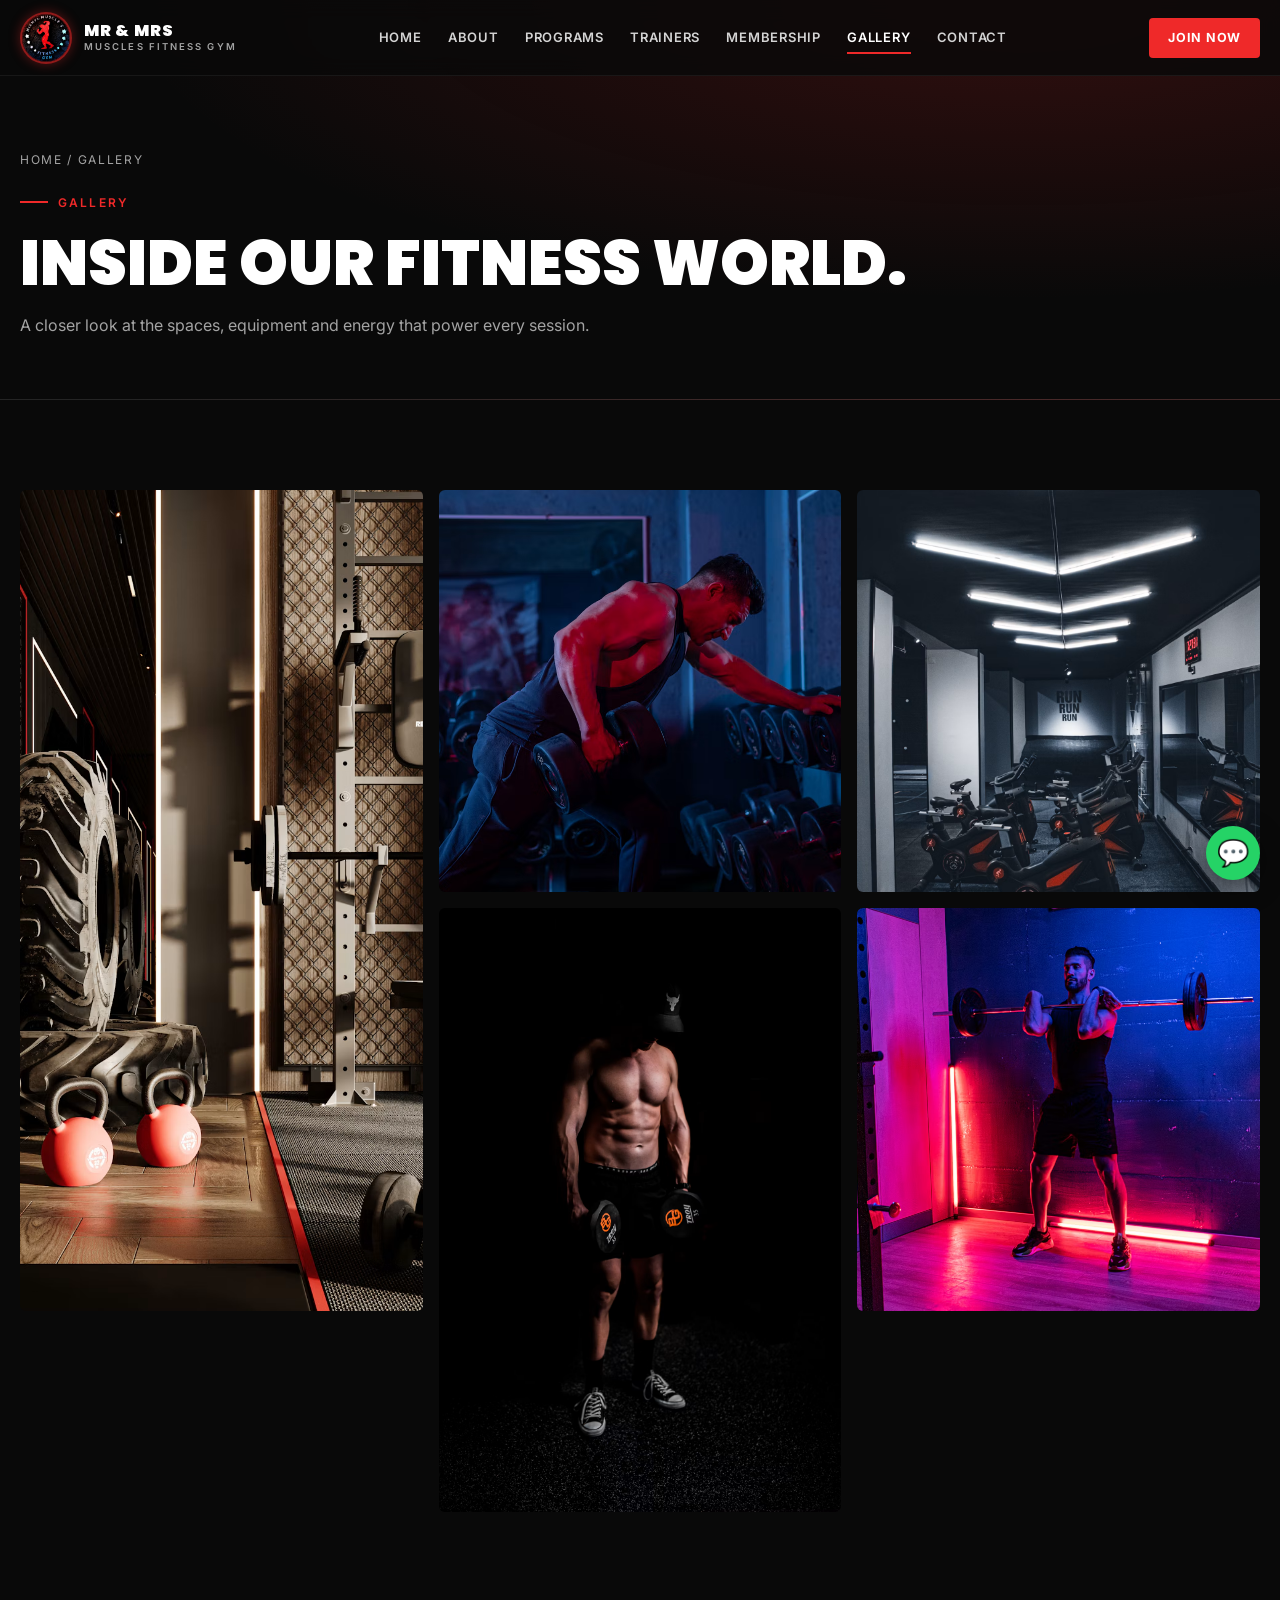
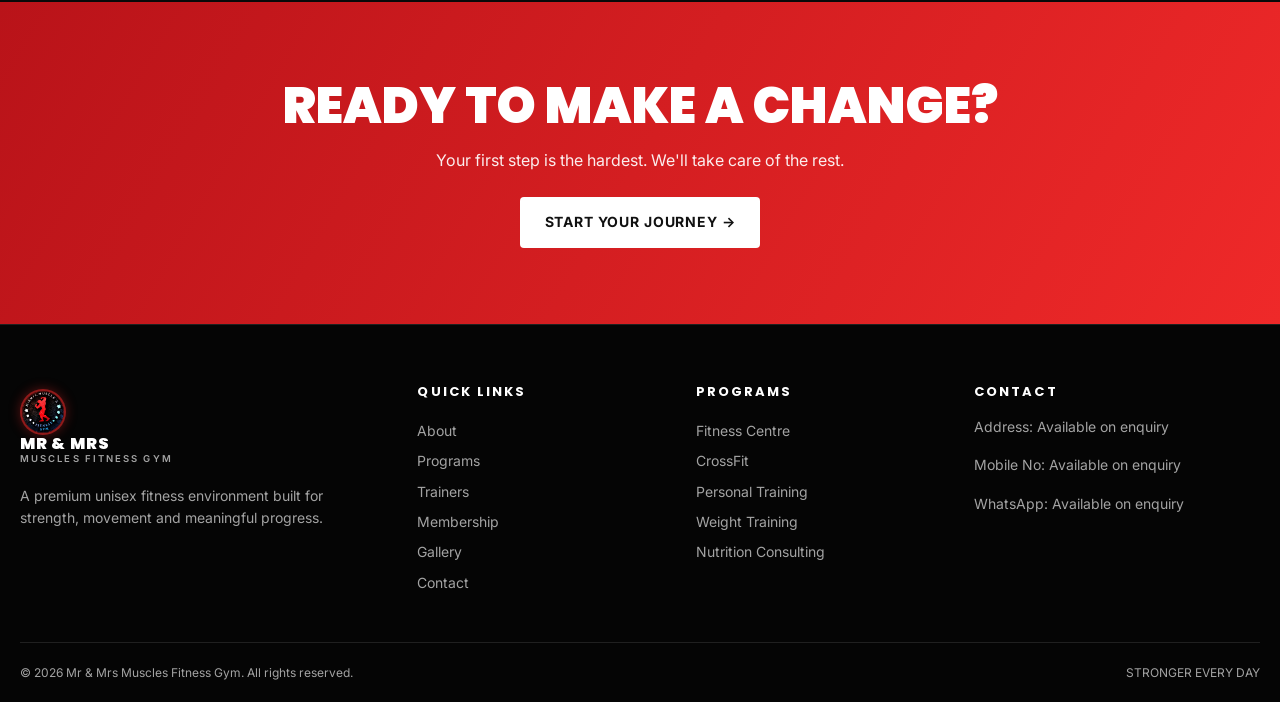
<file: gallery.html>
<!DOCTYPE html>
<html lang="en"><head><meta charset="UTF-8"><meta name="viewport" content="width=device-width,initial-scale=1">
<title>Gallery | Mr &amp; Mrs Muscles Fitness Gym</title><meta name="description" content="Photos from inside Mr & Mrs Muscles Fitness Gym.">
<link rel="preconnect" href="https://fonts.googleapis.com"><link rel="preconnect" href="https://fonts.gstatic.com" crossorigin>
<link href="https://fonts.googleapis.com/css2?family=Inter:wght@400;500;600&family=Poppins:wght@600;700;800;900&display=swap" rel="stylesheet">
<link rel="stylesheet" href="css/style.css?v=20261119_v1"></head><body>
<header><div class="container nav-wrap">
<a class="logo" href="index.html" aria-label="Home"><img src="images/logo-badge.png" alt="Mr &amp; Mrs Muscles Fitness Gym Logo" class="gym-logo"><span class="logo-text"><strong>MR &amp; MRS</strong><small>MUSCLES FITNESS GYM</small></span></a>
<nav aria-label="Primary"><button class="nav-close" aria-label="Close menu">×</button><a href="index.html">Home</a><a href="about.html">About</a><a href="programs.html">Programs</a><a href="trainers.html">Trainers</a><a href="membership.html">Membership</a><a href="gallery.html" class="active">Gallery</a><a href="contact.html">Contact</a></nav>
<div class="nav-cta"><a class="btn btn-red join-link" href="membership.html">Join now</a><button class="menu-btn" aria-label="Open menu">☰</button></div></div><div class="nav-backdrop" aria-hidden="true"></div></header>
<main><div class="page-hero"><div class="container"><div class="crumbs"><a href="index.html">Home</a> / Gallery</div><span class="eyebrow"><i></i>Gallery</span><h1>Inside our fitness world.</h1><p>A closer look at the spaces, equipment and energy that power every session.</p></div></div><section><div class="container"><div class="gallery"><button class="g-item reveal" aria-label="Open Gym interior"><img src="images/1712220403561.avif" alt="Gym interior" loading="lazy"><span class="cap"><small>View image</small><strong>Gym interior</strong></span></button><button class="g-item reveal" aria-label="Open Weight training"><img src="images/1734980339686.avif" alt="Weight training" loading="lazy"><span class="cap"><small>View image</small><strong>Weight training</strong></span></button><button class="g-item reveal" aria-label="Open Cycling studio"><img src="images/1637870473618.avif" alt="Cycling studio" loading="lazy"><span class="cap"><small>View image</small><strong>Cycling studio</strong></span></button><button class="g-item reveal" aria-label="Open Bodybuilding"><img src="images/1605296866985.avif" alt="Bodybuilding" loading="lazy"><span class="cap"><small>View image</small><strong>Bodybuilding</strong></span></button><button class="g-item reveal" aria-label="Open Strength training"><img src="images/1606335545623.avif" alt="Strength training" loading="lazy"><span class="cap"><small>View image</small><strong>Strength training</strong></span></button></div></div></section><section class="cta"><div class="container reveal"><h2>Ready to make a change?</h2><p>Your first step is the hardest. We'll take care of the rest.</p><a class="btn" href="contact.html">Start your journey →</a></div></section></main>
<footer><div class="container"><div class="foot-grid"><div>
<a class="logo" href="index.html"><img src="images/logo-badge.png" alt="Mr &amp; Mrs Muscles Fitness Gym Logo" class="gym-logo"><span class="logo-text"><strong>MR &amp; MRS</strong><small>MUSCLES FITNESS GYM</small></span></a>
<p>A premium unisex fitness environment built for strength, movement and meaningful progress.</p></div>
<div><h4>Quick links</h4><a href="about.html">About</a><a href="programs.html">Programs</a><a href="trainers.html">Trainers</a><a href="membership.html">Membership</a><a href="gallery.html">Gallery</a><a href="contact.html">Contact</a></div>
<div><h4>Programs</h4><a href="programs.html">Fitness Centre</a><a href="programs.html">CrossFit</a><a href="programs.html">Personal Training</a><a href="programs.html">Weight Training</a><a href="programs.html">Nutrition Consulting</a></div>
<div><h4>Contact</h4><p>Address: Available on enquiry</p><p>Mobile No: Available on enquiry</p><p>WhatsApp: Available on enquiry</p></div></div>
<div class="foot-bottom"><span>© 2026 Mr &amp; Mrs Muscles Fitness Gym. All rights reserved.</span><span>STRONGER EVERY DAY</span></div></div></footer>
<button class="wa-float" data-wa="Hi Mr & Mrs Muscles Fitness Gym! I want to enquire about membership and training." aria-label="WhatsApp enquiry">💬</button>
<div class="lightbox"><button class="lb-btn lb-close" aria-label="Close">×</button><button class="lb-btn lb-prev" aria-label="Previous">‹</button><img alt=""><button class="lb-btn lb-next" aria-label="Next">›</button><div class="lb-cap"></div></div>
<script src="js/main.js?v=20261119_v1"></script></body></html>
</file>
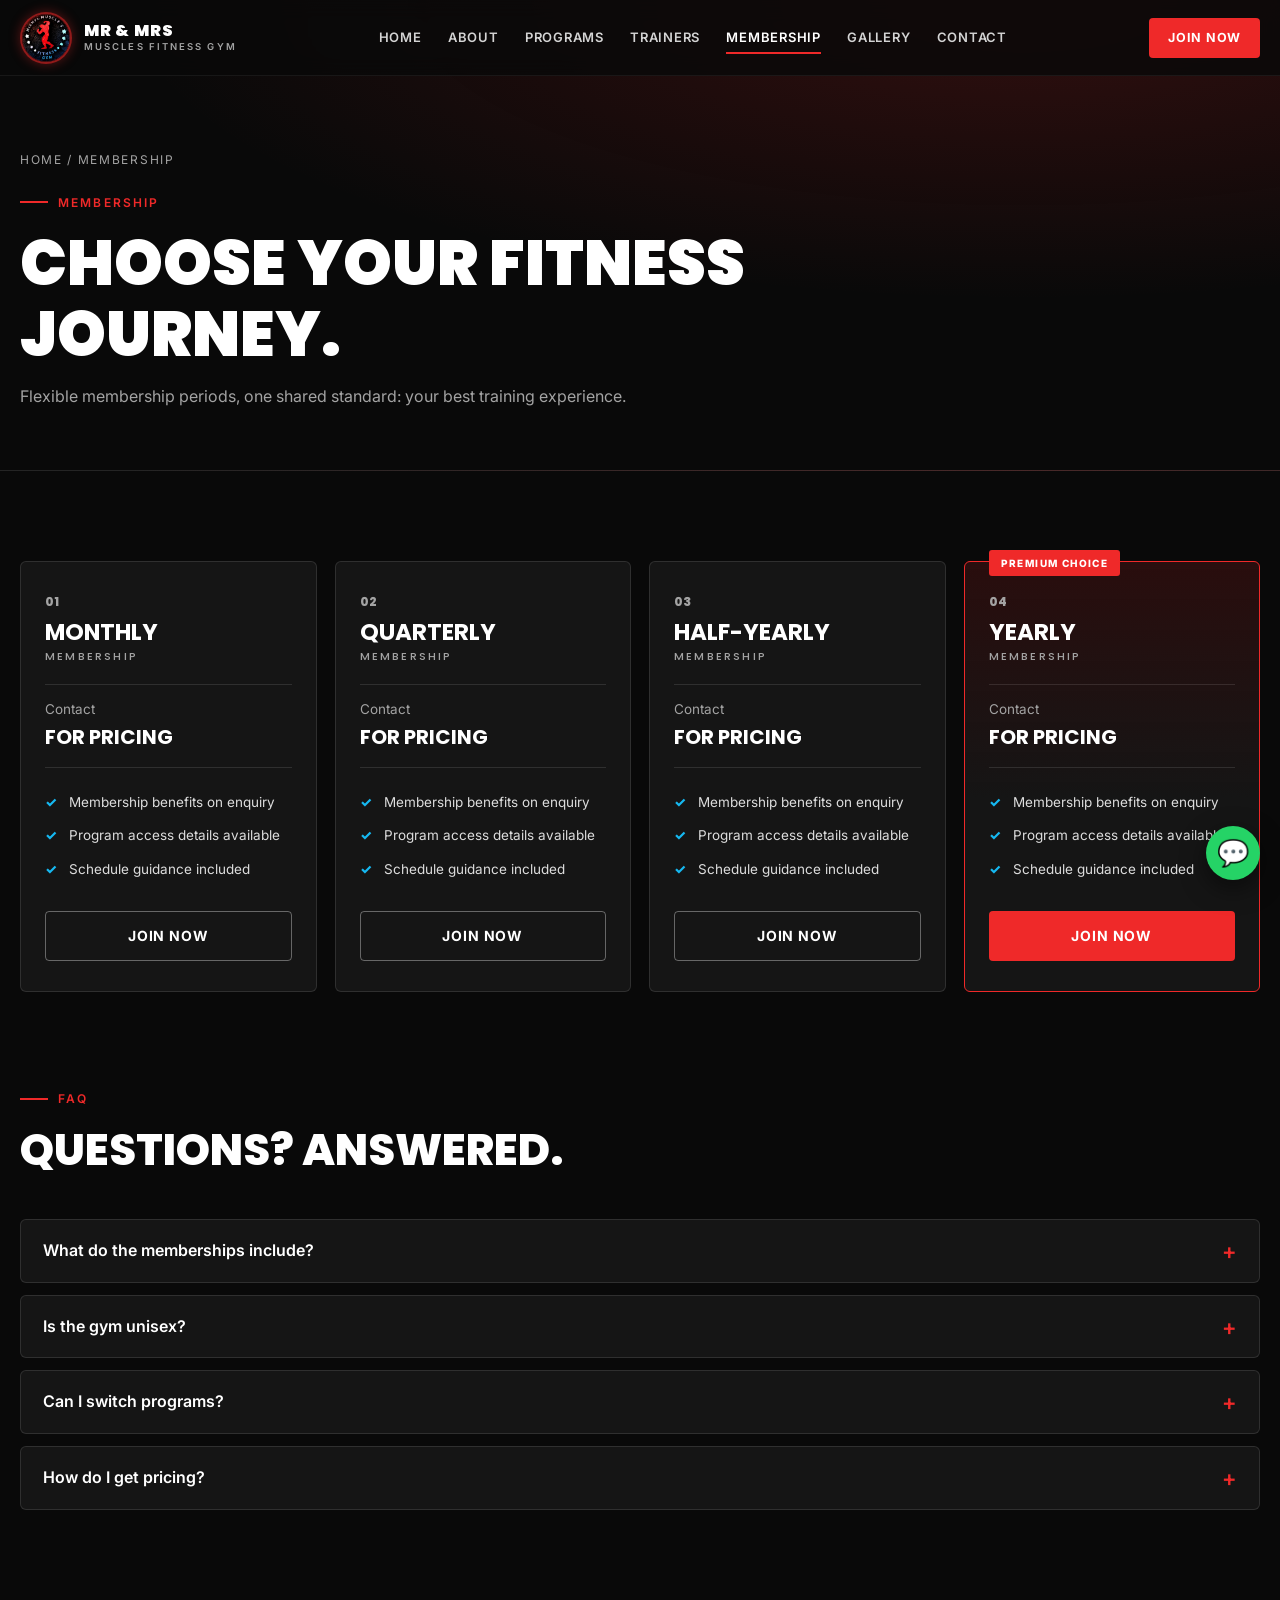
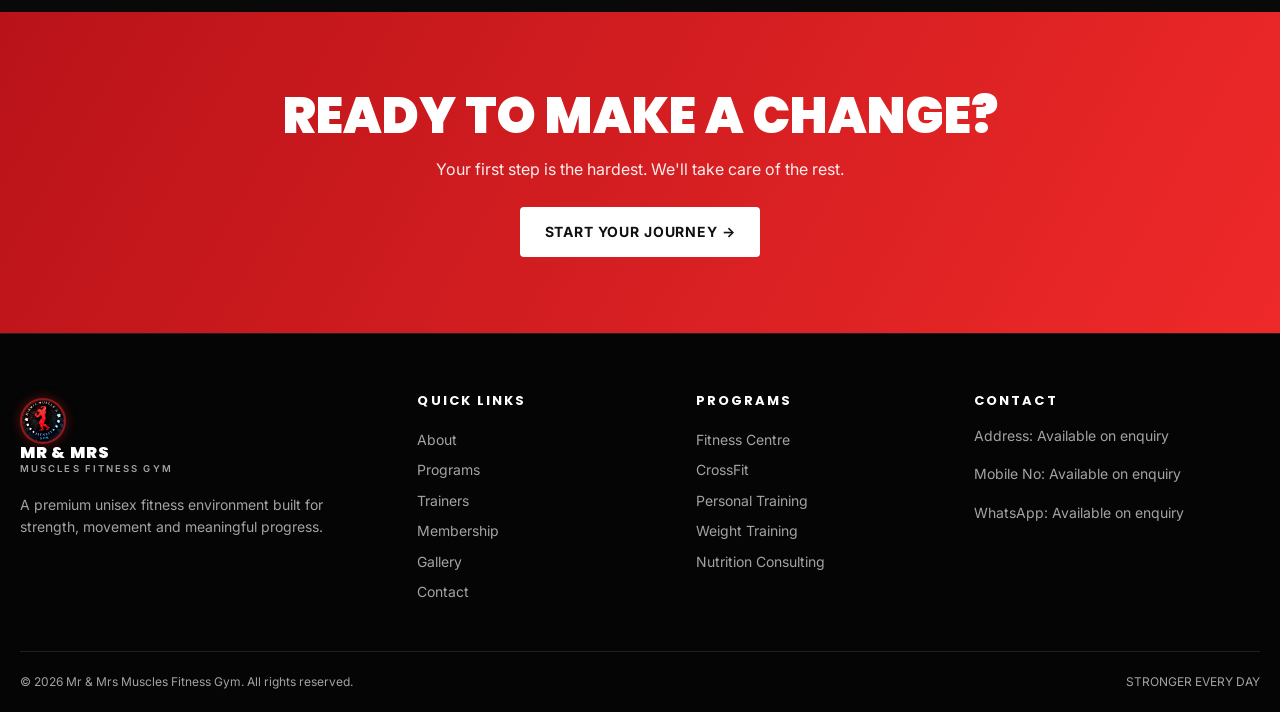
<file: membership.html>
<!DOCTYPE html>
<html lang="en"><head><meta charset="UTF-8"><meta name="viewport" content="width=device-width,initial-scale=1">
<title>Membership | Mr &amp; Mrs Muscles Fitness Gym</title><meta name="description" content="Flexible gym membership plans.">
<link rel="preconnect" href="https://fonts.googleapis.com"><link rel="preconnect" href="https://fonts.gstatic.com" crossorigin>
<link href="https://fonts.googleapis.com/css2?family=Inter:wght@400;500;600&family=Poppins:wght@600;700;800;900&display=swap" rel="stylesheet">
<link rel="stylesheet" href="css/style.css?v=20261119_v1"></head><body>
<header><div class="container nav-wrap">
<a class="logo" href="index.html" aria-label="Home"><img src="images/logo-badge.png" alt="Mr &amp; Mrs Muscles Fitness Gym Logo" class="gym-logo"><span class="logo-text"><strong>MR &amp; MRS</strong><small>MUSCLES FITNESS GYM</small></span></a>
<nav aria-label="Primary"><button class="nav-close" aria-label="Close menu">×</button><a href="index.html">Home</a><a href="about.html">About</a><a href="programs.html">Programs</a><a href="trainers.html">Trainers</a><a href="membership.html" class="active">Membership</a><a href="gallery.html">Gallery</a><a href="contact.html">Contact</a></nav>
<div class="nav-cta"><a class="btn btn-red join-link" href="membership.html">Join now</a><button class="menu-btn" aria-label="Open menu">☰</button></div></div><div class="nav-backdrop" aria-hidden="true"></div></header>
<main><div class="page-hero"><div class="container"><div class="crumbs"><a href="index.html">Home</a> / Membership</div><span class="eyebrow"><i></i>Membership</span><h1>Choose your fitness journey.</h1><p>Flexible membership periods, one shared standard: your best training experience.</p></div></div><section><div class="container"><div class="plans"><article class="plan reveal"><span class="n">01</span><h3>Monthly<small>MEMBERSHIP</small></h3><div class="price">Contact <strong>for Pricing</strong></div><ul><li>Membership benefits on enquiry</li><li>Program access details available</li><li>Schedule guidance included</li></ul><a class="btn btn-ghost" href="contact.html?plan=Monthly">Join now</a></article><article class="plan reveal"><span class="n">02</span><h3>Quarterly<small>MEMBERSHIP</small></h3><div class="price">Contact <strong>for Pricing</strong></div><ul><li>Membership benefits on enquiry</li><li>Program access details available</li><li>Schedule guidance included</li></ul><a class="btn btn-ghost" href="contact.html?plan=Quarterly">Join now</a></article><article class="plan reveal"><span class="n">03</span><h3>Half-Yearly<small>MEMBERSHIP</small></h3><div class="price">Contact <strong>for Pricing</strong></div><ul><li>Membership benefits on enquiry</li><li>Program access details available</li><li>Schedule guidance included</li></ul><a class="btn btn-ghost" href="contact.html?plan=Half-Yearly">Join now</a></article><article class="plan reveal premium"><span class=badge>Premium choice</span><span class="n">04</span><h3>Yearly<small>MEMBERSHIP</small></h3><div class="price">Contact <strong>for Pricing</strong></div><ul><li>Membership benefits on enquiry</li><li>Program access details available</li><li>Schedule guidance included</li></ul><a class="btn btn-red" href="contact.html?plan=Yearly">Join now</a></article></div></div></section><section style="padding-top:0"><div class="container"><div class="sec-head reveal"><div><span class="eyebrow"><i></i>FAQ</span><h2>Questions? Answered.</h2></div></div><div class="reveal"><details><summary>What do the memberships include?</summary><p>Benefits and program access details are available on enquiry. Contact the team for the latest information.</p></details><details><summary>Is the gym unisex?</summary><p>Yes. Mr &amp; Mrs Muscles is a unisex fitness facility open to everyone.</p></details><details><summary>Can I switch programs?</summary><p>Absolutely — ask our team and they will guide you to the right schedule.</p></details><details><summary>How do I get pricing?</summary><p>Send an enquiry or message us on WhatsApp and we will share current pricing.</p></details></div></div></section><section class="cta"><div class="container reveal"><h2>Ready to make a change?</h2><p>Your first step is the hardest. We'll take care of the rest.</p><a class="btn" href="contact.html">Start your journey →</a></div></section></main>
<footer><div class="container"><div class="foot-grid"><div>
<a class="logo" href="index.html"><img src="images/logo-badge.png" alt="Mr &amp; Mrs Muscles Fitness Gym Logo" class="gym-logo"><span class="logo-text"><strong>MR &amp; MRS</strong><small>MUSCLES FITNESS GYM</small></span></a>
<p>A premium unisex fitness environment built for strength, movement and meaningful progress.</p></div>
<div><h4>Quick links</h4><a href="about.html">About</a><a href="programs.html">Programs</a><a href="trainers.html">Trainers</a><a href="membership.html">Membership</a><a href="gallery.html">Gallery</a><a href="contact.html">Contact</a></div>
<div><h4>Programs</h4><a href="programs.html">Fitness Centre</a><a href="programs.html">CrossFit</a><a href="programs.html">Personal Training</a><a href="programs.html">Weight Training</a><a href="programs.html">Nutrition Consulting</a></div>
<div><h4>Contact</h4><p>Address: Available on enquiry</p><p>Mobile No: Available on enquiry</p><p>WhatsApp: Available on enquiry</p></div></div>
<div class="foot-bottom"><span>© 2026 Mr &amp; Mrs Muscles Fitness Gym. All rights reserved.</span><span>STRONGER EVERY DAY</span></div></div></footer>
<button class="wa-float" data-wa="Hi Mr & Mrs Muscles Fitness Gym! I want to enquire about membership and training." aria-label="WhatsApp enquiry">💬</button>

<script src="js/main.js?v=20261119_v1"></script></body></html>
</file>
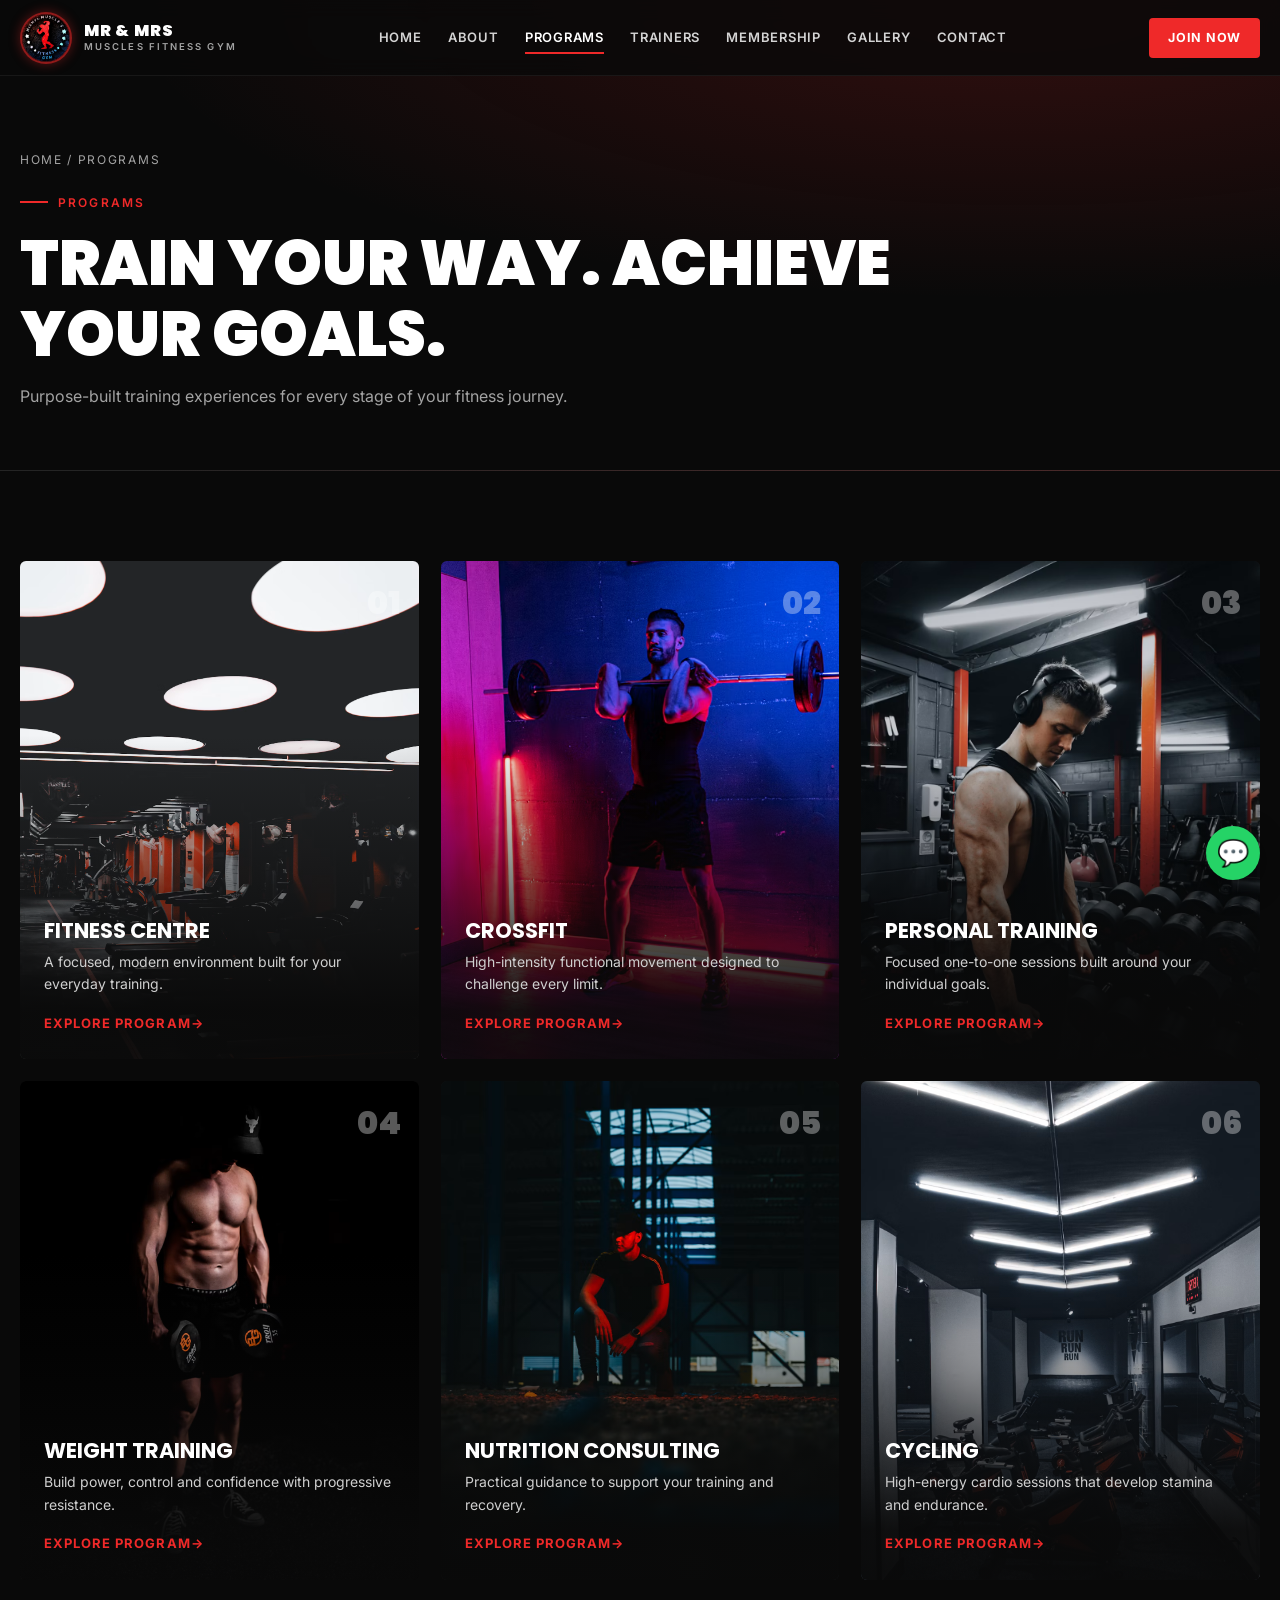
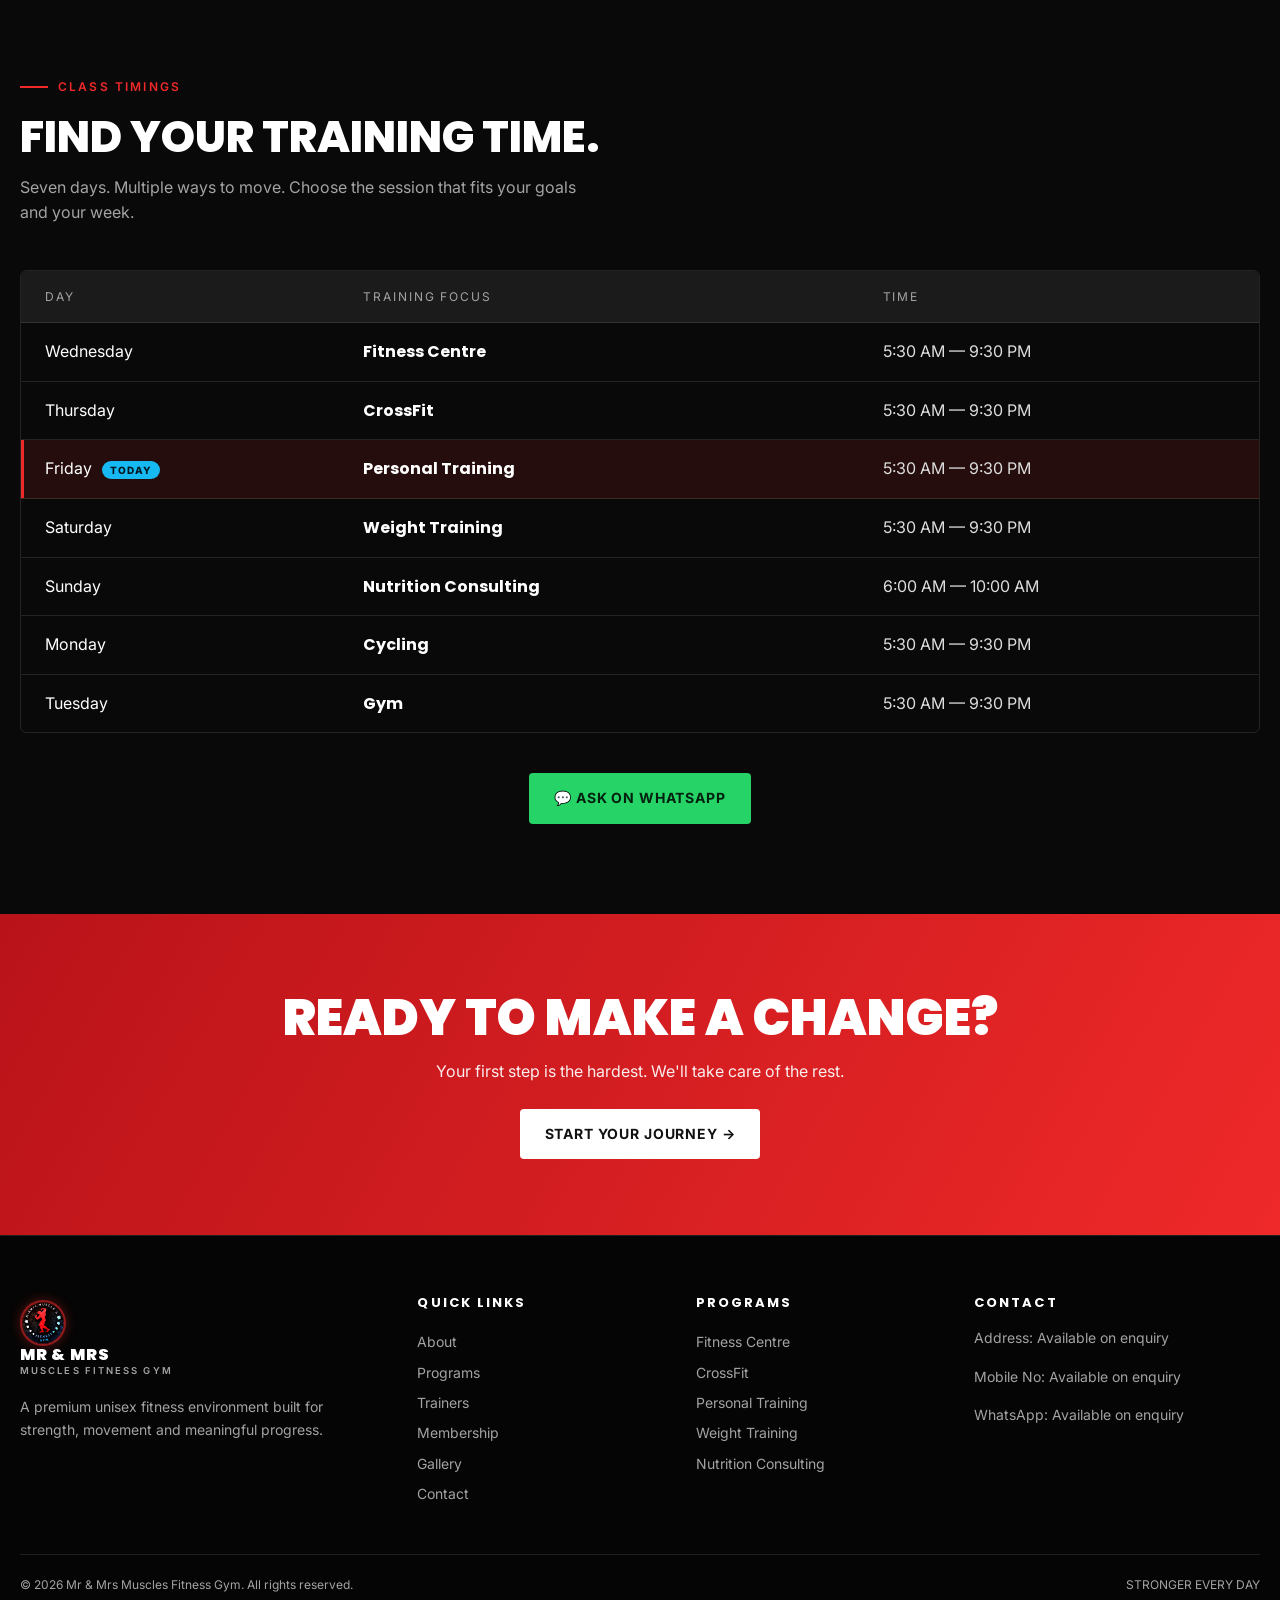
<file: programs.html>
<!DOCTYPE html>
<html lang="en"><head><meta charset="UTF-8"><meta name="viewport" content="width=device-width,initial-scale=1">
<title>Programs | Mr &amp; Mrs Muscles Fitness Gym</title><meta name="description" content="Fitness Centre, CrossFit, Personal Training, Weight Training, Nutrition and Cycling.">
<link rel="preconnect" href="https://fonts.googleapis.com"><link rel="preconnect" href="https://fonts.gstatic.com" crossorigin>
<link href="https://fonts.googleapis.com/css2?family=Inter:wght@400;500;600&family=Poppins:wght@600;700;800;900&display=swap" rel="stylesheet">
<link rel="stylesheet" href="css/style.css?v=20261119_v1"></head><body>
<header><div class="container nav-wrap">
<a class="logo" href="index.html" aria-label="Home"><img src="images/logo-badge.png" alt="Mr &amp; Mrs Muscles Fitness Gym Logo" class="gym-logo"><span class="logo-text"><strong>MR &amp; MRS</strong><small>MUSCLES FITNESS GYM</small></span></a>
<nav aria-label="Primary"><button class="nav-close" aria-label="Close menu">×</button><a href="index.html">Home</a><a href="about.html">About</a><a href="programs.html" class="active">Programs</a><a href="trainers.html">Trainers</a><a href="membership.html">Membership</a><a href="gallery.html">Gallery</a><a href="contact.html">Contact</a></nav>
<div class="nav-cta"><a class="btn btn-red join-link" href="membership.html">Join now</a><button class="menu-btn" aria-label="Open menu">☰</button></div></div><div class="nav-backdrop" aria-hidden="true"></div></header>
<main><div class="page-hero"><div class="container"><div class="crumbs"><a href="index.html">Home</a> / Programs</div><span class="eyebrow"><i></i>Programs</span><h1>Train your way. Achieve your goals.</h1><p>Purpose-built training experiences for every stage of your fitness journey.</p></div></div><section><div class="container"><div class="grid-3"><article class="prog reveal"><img src="images/1736851137148.avif" alt="Fitness Centre training" loading="lazy"><span class="num">01</span><div class="info"><h3>Fitness Centre</h3><p>A focused, modern environment built for your everyday training.</p><a class="link-arrow" href="contact.html?program=Fitness%20Centre">Explore program</a></div></article><article class="prog reveal"><img src="images/1606335545623.avif" alt="CrossFit training" loading="lazy"><span class="num">02</span><div class="info"><h3>CrossFit</h3><p>High-intensity functional movement designed to challenge every limit.</p><a class="link-arrow" href="contact.html?program=CrossFit">Explore program</a></div></article><article class="prog reveal"><img src="images/1611672585731.avif" alt="Personal Training training" loading="lazy"><span class="num">03</span><div class="info"><h3>Personal Training</h3><p>Focused one-to-one sessions built around your individual goals.</p><a class="link-arrow" href="contact.html?program=Personal%20Training">Explore program</a></div></article><article class="prog reveal"><img src="images/1605296866985.avif" alt="Weight Training training" loading="lazy"><span class="num">04</span><div class="info"><h3>Weight Training</h3><p>Build power, control and confidence with progressive resistance.</p><a class="link-arrow" href="contact.html?program=Weight%20Training">Explore program</a></div></article><article class="prog reveal"><img src="images/1610673538576.avif" alt="Nutrition Consulting training" loading="lazy"><span class="num">05</span><div class="info"><h3>Nutrition Consulting</h3><p>Practical guidance to support your training and recovery.</p><a class="link-arrow" href="contact.html?program=Nutrition%20Consulting">Explore program</a></div></article><article class="prog reveal"><img src="images/1637870473618.avif" alt="Cycling training" loading="lazy"><span class="num">06</span><div class="info"><h3>Cycling</h3><p>High-energy cardio sessions that develop stamina and endurance.</p><a class="link-arrow" href="contact.html?program=Cycling">Explore program</a></div></article></div></div></section><section style="padding-top:0"><div class="container"><div class="sec-head reveal"><div><span class="eyebrow"><i></i>Class timings</span><h2>Find your training time.</h2><p>Seven days. Multiple ways to move. Choose the session that fits your goals and your week.</p></div></div><div class="table reveal"><div class="row head"><span>Day</span><span>Training focus</span><span>Time</span></div><div class="row" data-day="Wednesday"><span class="day">Wednesday</span><strong>Fitness Centre</strong><time>5:30 AM — 9:30 PM</time></div><div class="row" data-day="Thursday"><span class="day">Thursday</span><strong>CrossFit</strong><time>5:30 AM — 9:30 PM</time></div><div class="row" data-day="Friday"><span class="day">Friday</span><strong>Personal Training</strong><time>5:30 AM — 9:30 PM</time></div><div class="row" data-day="Saturday"><span class="day">Saturday</span><strong>Weight Training</strong><time>5:30 AM — 9:30 PM</time></div><div class="row" data-day="Sunday"><span class="day">Sunday</span><strong>Nutrition Consulting</strong><time>6:00 AM — 10:00 AM</time></div><div class="row" data-day="Monday"><span class="day">Monday</span><strong>Cycling</strong><time>5:30 AM — 9:30 PM</time></div><div class="row" data-day="Tuesday"><span class="day">Tuesday</span><strong>Gym</strong><time>5:30 AM — 9:30 PM</time></div></div><div class="center"><button class="btn btn-wa" data-wa="Hi! I'd like to know about class timings.">💬 Ask on WhatsApp</button></div></div></section><section class="cta"><div class="container reveal"><h2>Ready to make a change?</h2><p>Your first step is the hardest. We'll take care of the rest.</p><a class="btn" href="contact.html">Start your journey →</a></div></section></main>
<footer><div class="container"><div class="foot-grid"><div>
<a class="logo" href="index.html"><img src="images/logo-badge.png" alt="Mr &amp; Mrs Muscles Fitness Gym Logo" class="gym-logo"><span class="logo-text"><strong>MR &amp; MRS</strong><small>MUSCLES FITNESS GYM</small></span></a>
<p>A premium unisex fitness environment built for strength, movement and meaningful progress.</p></div>
<div><h4>Quick links</h4><a href="about.html">About</a><a href="programs.html">Programs</a><a href="trainers.html">Trainers</a><a href="membership.html">Membership</a><a href="gallery.html">Gallery</a><a href="contact.html">Contact</a></div>
<div><h4>Programs</h4><a href="programs.html">Fitness Centre</a><a href="programs.html">CrossFit</a><a href="programs.html">Personal Training</a><a href="programs.html">Weight Training</a><a href="programs.html">Nutrition Consulting</a></div>
<div><h4>Contact</h4><p>Address: Available on enquiry</p><p>Mobile No: Available on enquiry</p><p>WhatsApp: Available on enquiry</p></div></div>
<div class="foot-bottom"><span>© 2026 Mr &amp; Mrs Muscles Fitness Gym. All rights reserved.</span><span>STRONGER EVERY DAY</span></div></div></footer>
<button class="wa-float" data-wa="Hi Mr & Mrs Muscles Fitness Gym! I want to enquire about membership and training." aria-label="WhatsApp enquiry">💬</button>

<script src="js/main.js?v=20261119_v1"></script></body></html>
</file>
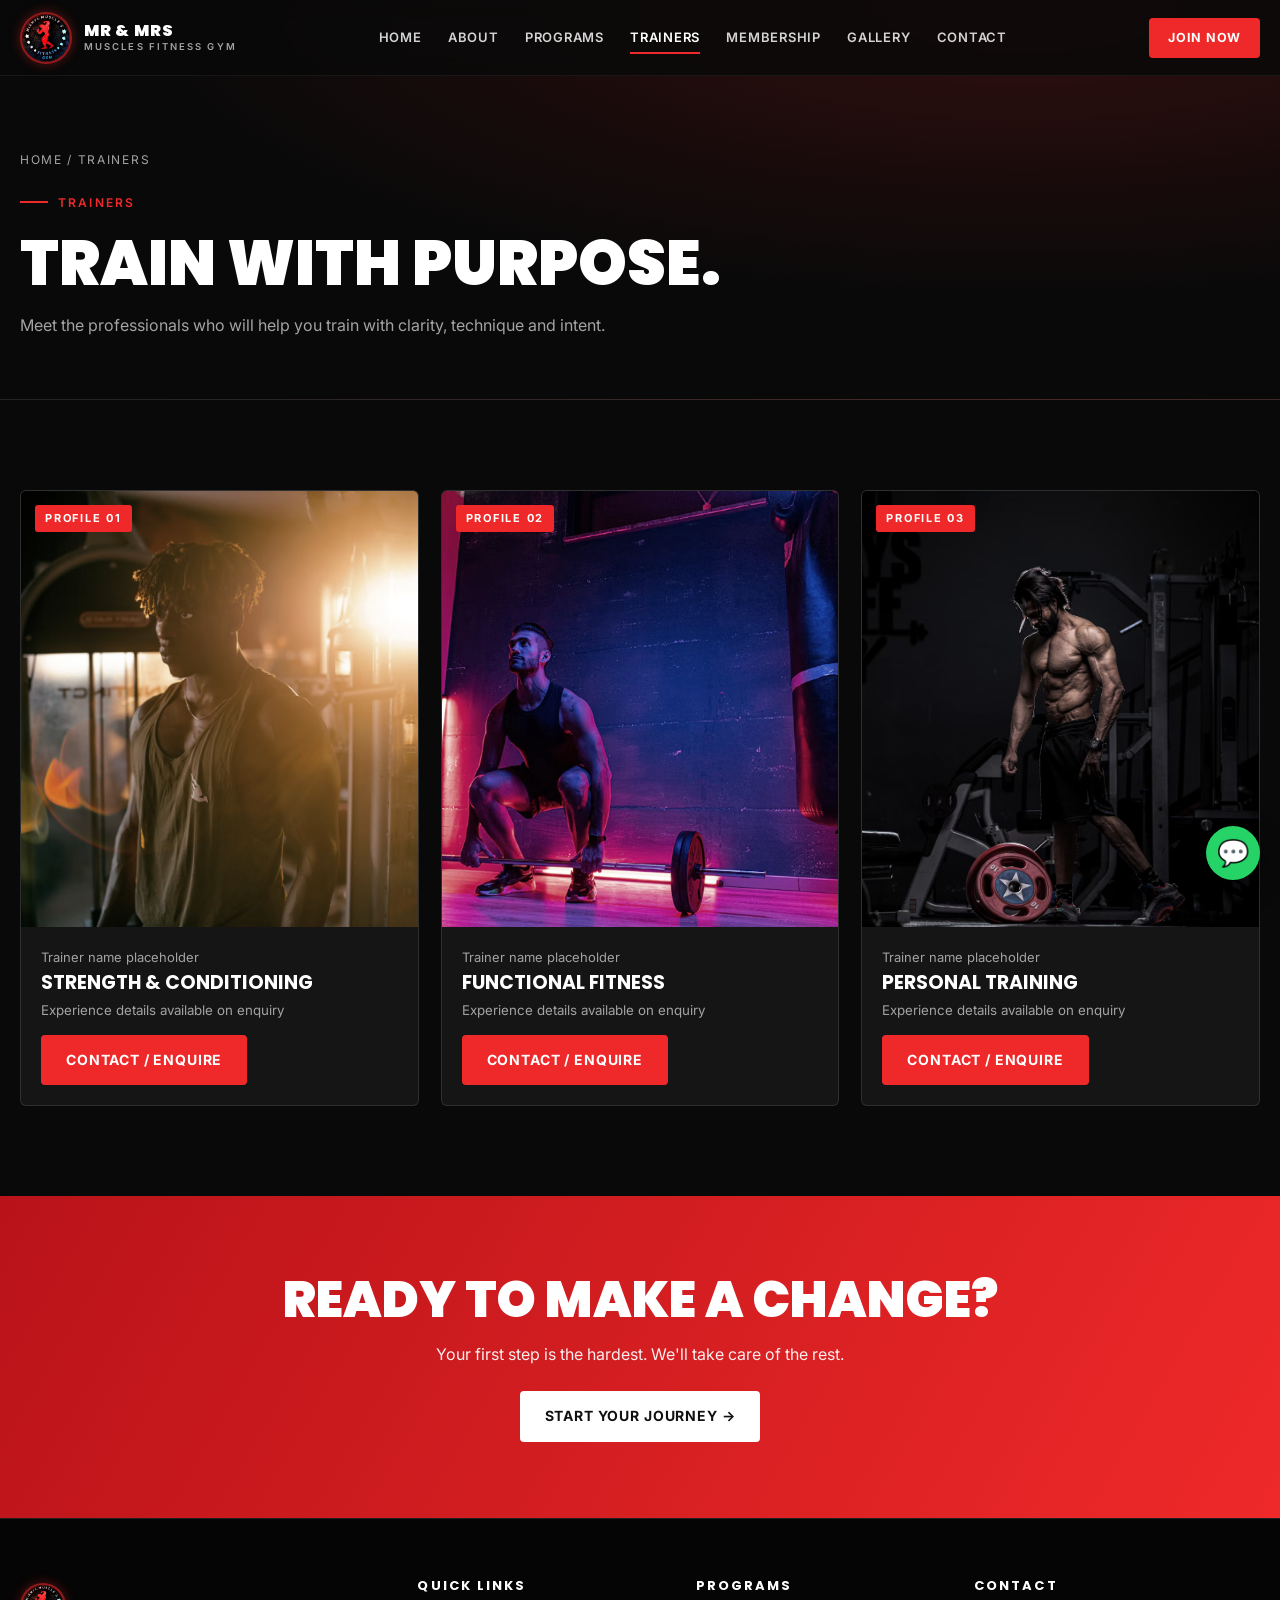
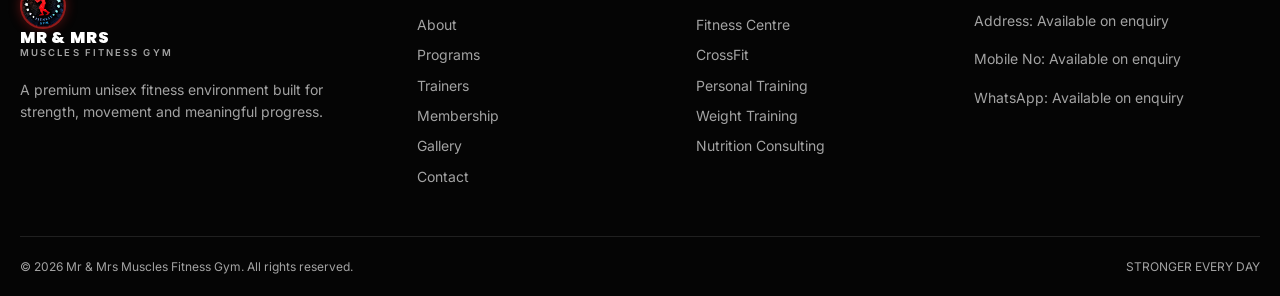
<file: trainers.html>
<!DOCTYPE html>
<html lang="en"><head><meta charset="UTF-8"><meta name="viewport" content="width=device-width,initial-scale=1">
<title>Trainers | Mr &amp; Mrs Muscles Fitness Gym</title><meta name="description" content="Meet our professional trainers.">
<link rel="preconnect" href="https://fonts.googleapis.com"><link rel="preconnect" href="https://fonts.gstatic.com" crossorigin>
<link href="https://fonts.googleapis.com/css2?family=Inter:wght@400;500;600&family=Poppins:wght@600;700;800;900&display=swap" rel="stylesheet">
<link rel="stylesheet" href="css/style.css?v=20261119_v1"></head><body>
<header><div class="container nav-wrap">
<a class="logo" href="index.html" aria-label="Home"><img src="images/logo-badge.png" alt="Mr &amp; Mrs Muscles Fitness Gym Logo" class="gym-logo"><span class="logo-text"><strong>MR &amp; MRS</strong><small>MUSCLES FITNESS GYM</small></span></a>
<nav aria-label="Primary"><button class="nav-close" aria-label="Close menu">×</button><a href="index.html">Home</a><a href="about.html">About</a><a href="programs.html">Programs</a><a href="trainers.html" class="active">Trainers</a><a href="membership.html">Membership</a><a href="gallery.html">Gallery</a><a href="contact.html">Contact</a></nav>
<div class="nav-cta"><a class="btn btn-red join-link" href="membership.html">Join now</a><button class="menu-btn" aria-label="Open menu">☰</button></div></div><div class="nav-backdrop" aria-hidden="true"></div></header>
<main><div class="page-hero"><div class="container"><div class="crumbs"><a href="index.html">Home</a> / Trainers</div><span class="eyebrow"><i></i>Trainers</span><h1>Train with purpose.</h1><p>Meet the professionals who will help you train with clarity, technique and intent.</p></div></div><section><div class="container"><div class="grid-3"><article class="trainer reveal"><div class="ph"><img src="images/1641134148191.avif" alt="Trainer profile 1" loading="lazy"><span>PROFILE 01</span></div><div class="body"><p>Trainer name placeholder</p><h3>Strength &amp; Conditioning</h3><small>Experience details available on enquiry</small><a class="btn btn-red" href="contact.html">Contact / Enquire</a></div></article><article class="trainer reveal"><div class="ph"><img src="images/1606335544665.avif" alt="Trainer profile 2" loading="lazy"><span>PROFILE 02</span></div><div class="body"><p>Trainer name placeholder</p><h3>Functional Fitness</h3><small>Experience details available on enquiry</small><a class="btn btn-red" href="contact.html">Contact / Enquire</a></div></article><article class="trainer reveal"><div class="ph"><img src="images/1655451110178.avif" alt="Trainer profile 3" loading="lazy"><span>PROFILE 03</span></div><div class="body"><p>Trainer name placeholder</p><h3>Personal Training</h3><small>Experience details available on enquiry</small><a class="btn btn-red" href="contact.html">Contact / Enquire</a></div></article></div></div></section><section class="cta"><div class="container reveal"><h2>Ready to make a change?</h2><p>Your first step is the hardest. We'll take care of the rest.</p><a class="btn" href="contact.html">Start your journey →</a></div></section></main>
<footer><div class="container"><div class="foot-grid"><div>
<a class="logo" href="index.html"><img src="images/logo-badge.png" alt="Mr &amp; Mrs Muscles Fitness Gym Logo" class="gym-logo"><span class="logo-text"><strong>MR &amp; MRS</strong><small>MUSCLES FITNESS GYM</small></span></a>
<p>A premium unisex fitness environment built for strength, movement and meaningful progress.</p></div>
<div><h4>Quick links</h4><a href="about.html">About</a><a href="programs.html">Programs</a><a href="trainers.html">Trainers</a><a href="membership.html">Membership</a><a href="gallery.html">Gallery</a><a href="contact.html">Contact</a></div>
<div><h4>Programs</h4><a href="programs.html">Fitness Centre</a><a href="programs.html">CrossFit</a><a href="programs.html">Personal Training</a><a href="programs.html">Weight Training</a><a href="programs.html">Nutrition Consulting</a></div>
<div><h4>Contact</h4><p>Address: Available on enquiry</p><p>Mobile No: Available on enquiry</p><p>WhatsApp: Available on enquiry</p></div></div>
<div class="foot-bottom"><span>© 2026 Mr &amp; Mrs Muscles Fitness Gym. All rights reserved.</span><span>STRONGER EVERY DAY</span></div></div></footer>
<button class="wa-float" data-wa="Hi Mr & Mrs Muscles Fitness Gym! I want to enquire about membership and training." aria-label="WhatsApp enquiry">💬</button>

<script src="js/main.js?v=20261119_v1"></script></body></html>
</file>
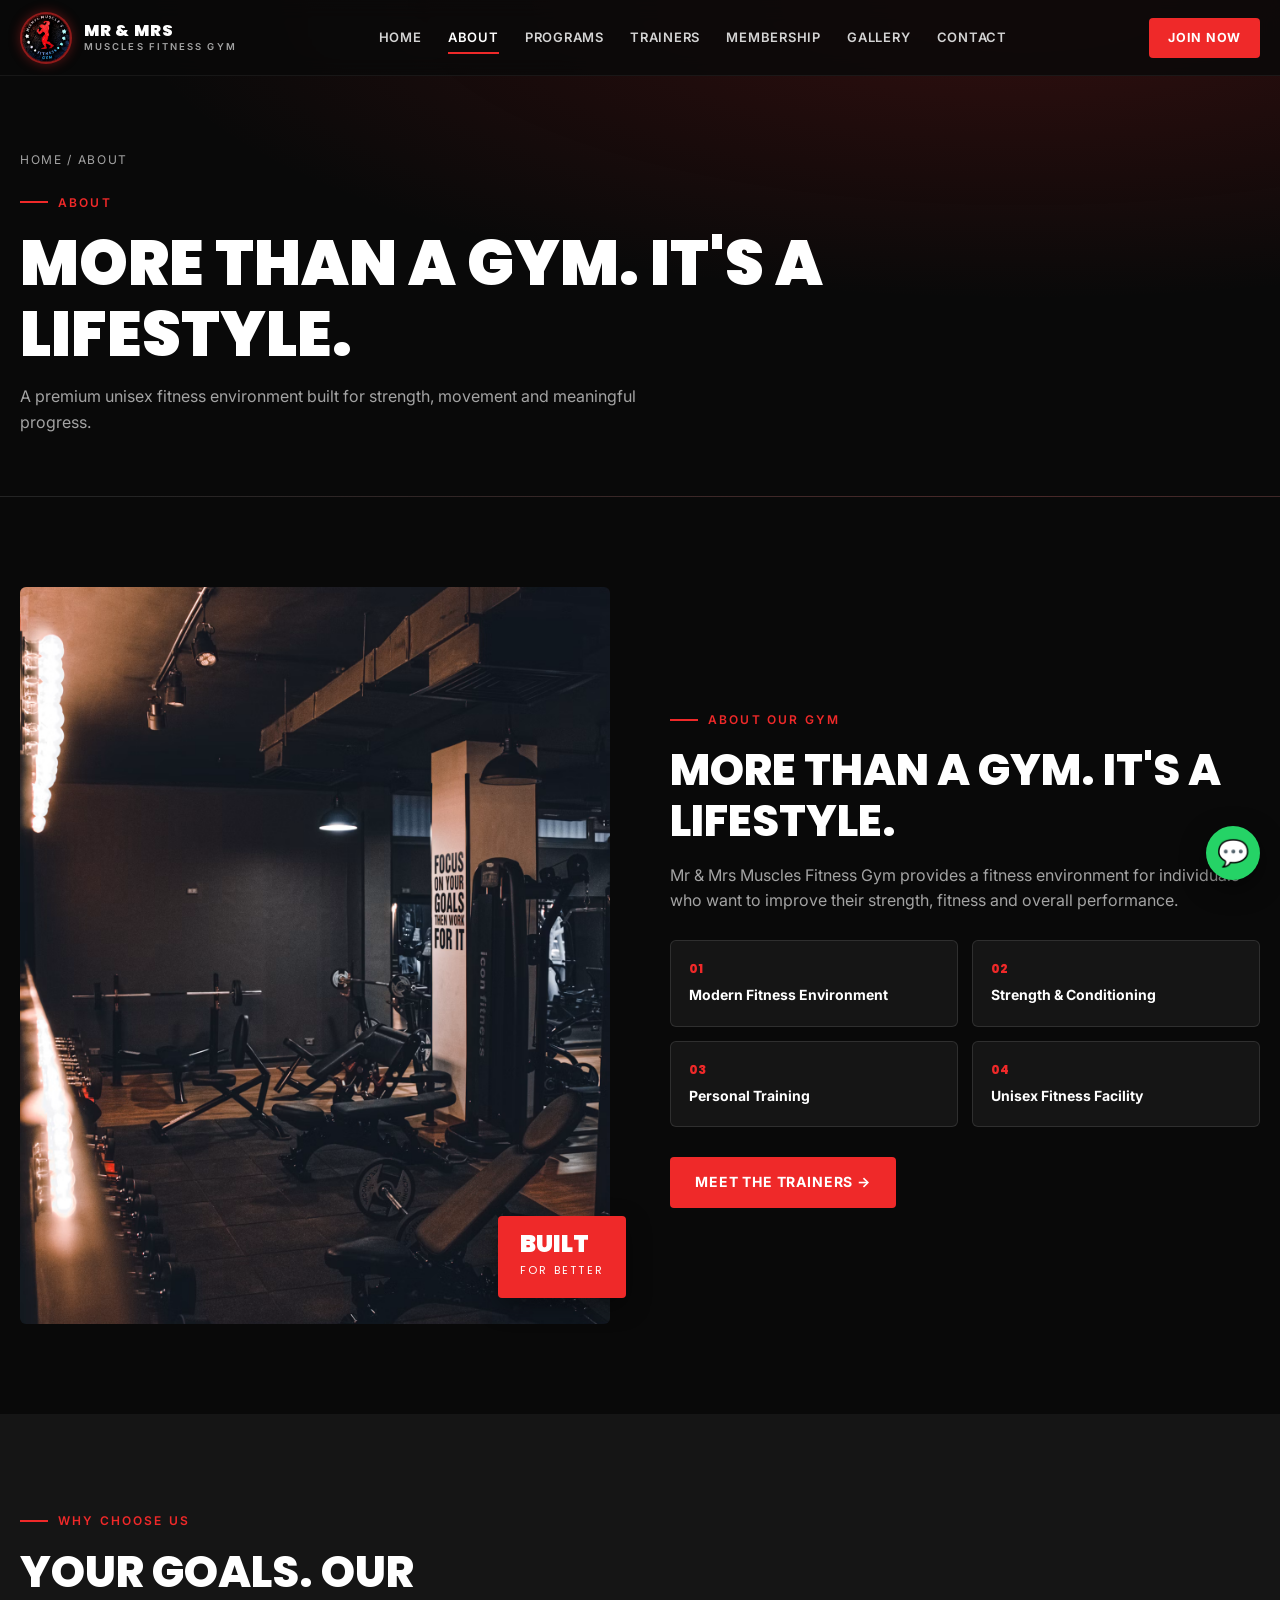
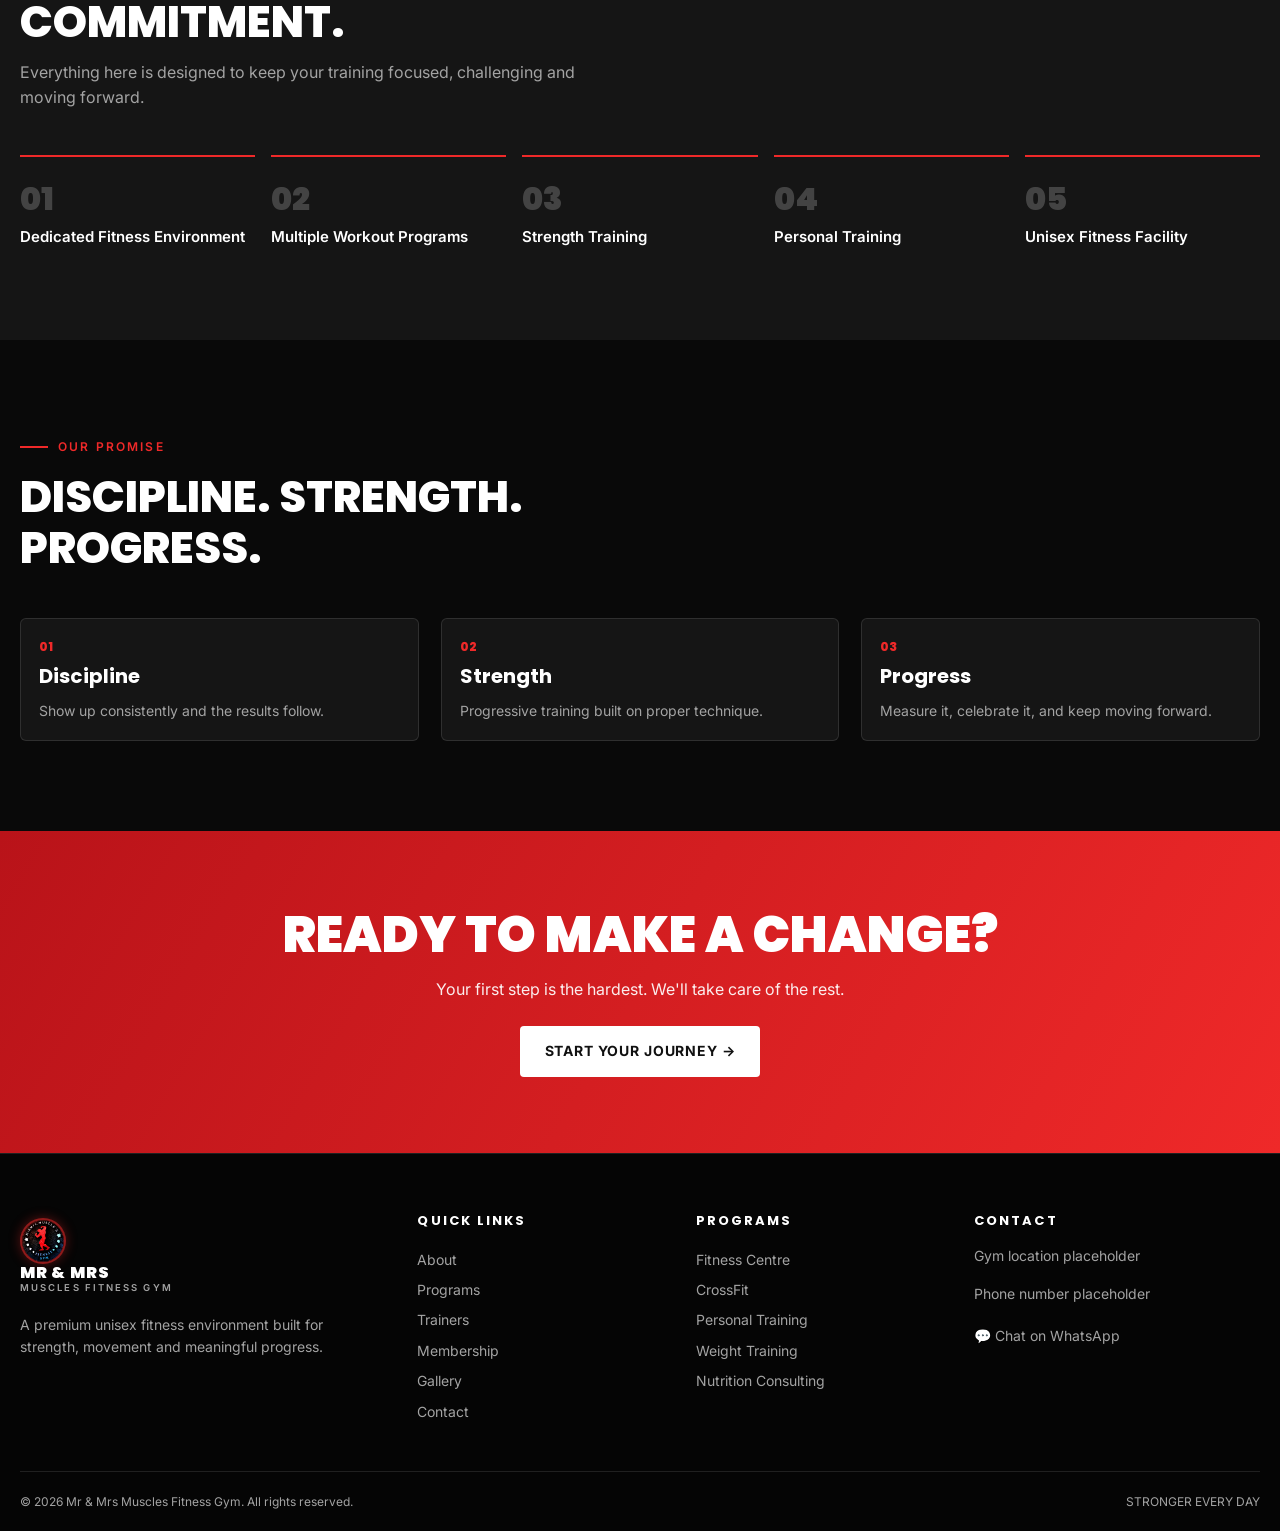
<file: mr-mrs-muscles-gym/gym/about.html>
<!DOCTYPE html>
<html lang="en"><head><meta charset="UTF-8"><meta name="viewport" content="width=device-width,initial-scale=1">
<title>About | Mr &amp; Mrs Muscles Fitness Gym</title><meta name="description" content="Learn about Mr & Mrs Muscles Fitness Gym.">
<link rel="preconnect" href="https://fonts.googleapis.com"><link rel="preconnect" href="https://fonts.gstatic.com" crossorigin>
<link href="https://fonts.googleapis.com/css2?family=Inter:wght@400;500;600&family=Poppins:wght@600;700;800;900&display=swap" rel="stylesheet">
<link rel="stylesheet" href="css/style.css"></head><body>
<header><div class="container nav-wrap">
<a class="logo" href="index.html" aria-label="Home"><img src="images/logo-badge.png" alt="Mr &amp; Mrs Muscles Fitness Gym Logo" class="gym-logo"><span class="logo-text"><strong>MR &amp; MRS</strong><small>MUSCLES FITNESS GYM</small></span></a>
<nav aria-label="Primary"><button class="nav-close" aria-label="Close menu">×</button><a href="index.html">Home</a><a href="about.html" class=active>About</a><a href="programs.html">Programs</a><a href="trainers.html">Trainers</a><a href="membership.html">Membership</a><a href="gallery.html">Gallery</a><a href="contact.html">Contact</a></nav>
<div class="nav-cta"><a class="btn btn-red join-link" href="membership.html">Join now</a><button class="menu-btn" aria-label="Open menu">☰</button></div></div><div class="nav-backdrop" aria-hidden="true"></div></header>
<main><div class="page-hero"><div class="container"><div class="crumbs"><a href="index.html">Home</a> / About</div><span class="eyebrow"><i></i>About</span><h1>More than a gym. It's a lifestyle.</h1><p>A premium unisex fitness environment built for strength, movement and meaningful progress.</p></div></div><section><div class="container"><div class="about-grid"><div class="about-img reveal"><img src="images/1637430308606.avif" alt="Premium gym training floor" loading="lazy"><div class="float"><strong>BUILT</strong><span>FOR BETTER</span></div></div>
<div class="about-text reveal"><span class="eyebrow"><i></i>About our gym</span><h2>More than a gym. It's a lifestyle.</h2>
<p>Mr &amp; Mrs Muscles Fitness Gym provides a fitness environment for individuals who want to improve their strength, fitness and overall performance.</p>
<div class="feat-list"><div class="feat"><span>01</span><strong>Modern Fitness Environment</strong></div><div class="feat"><span>02</span><strong>Strength &amp; Conditioning</strong></div><div class="feat"><span>03</span><strong>Personal Training</strong></div><div class="feat"><span>04</span><strong>Unisex Fitness Facility</strong></div></div>
<a class="btn btn-red" href="trainers.html">Meet the trainers →</a></div></div></div></section><section class="why"><div class="container"><div class="sec-head reveal"><div><span class="eyebrow"><i></i>Why choose us</span><h2>Your goals. Our commitment.</h2><p>Everything here is designed to keep your training focused, challenging and moving forward.</p></div></div><div class="why-list reveal"><div class="why-item"><strong>01</strong><span>Dedicated Fitness Environment</span></div><div class="why-item"><strong>02</strong><span>Multiple Workout Programs</span></div><div class="why-item"><strong>03</strong><span>Strength Training</span></div><div class="why-item"><strong>04</strong><span>Personal Training</span></div><div class="why-item"><strong>05</strong><span>Unisex Fitness Facility</span></div></div></div></section><section><div class="container"><div class="sec-head reveal"><div><span class="eyebrow"><i></i>Our promise</span><h2>Discipline. Strength. Progress.</h2></div></div><div class="grid-3"><div class="feat reveal"><span>01</span><strong style="font-size:20px;font-family:Poppins">Discipline</strong><p style="color:var(--muted);margin-top:8px;font-size:14px">Show up consistently and the results follow.</p></div><div class="feat reveal"><span>02</span><strong style="font-size:20px;font-family:Poppins">Strength</strong><p style="color:var(--muted);margin-top:8px;font-size:14px">Progressive training built on proper technique.</p></div><div class="feat reveal"><span>03</span><strong style="font-size:20px;font-family:Poppins">Progress</strong><p style="color:var(--muted);margin-top:8px;font-size:14px">Measure it, celebrate it, and keep moving forward.</p></div></div></div></section><section class="cta"><div class="container reveal"><h2>Ready to make a change?</h2><p>Your first step is the hardest. We'll take care of the rest.</p><a class="btn" href="contact.html">Start your journey →</a></div></section></main>
<footer><div class="container"><div class="foot-grid"><div>
<a class="logo" href="index.html"><img src="images/logo-badge.png" alt="Mr &amp; Mrs Muscles Fitness Gym Logo" class="gym-logo"><span class="logo-text"><strong>MR &amp; MRS</strong><small>MUSCLES FITNESS GYM</small></span></a>
<p>A premium unisex fitness environment built for strength, movement and meaningful progress.</p></div>
<div><h4>Quick links</h4><a href="about.html">About</a><a href="programs.html">Programs</a><a href="trainers.html">Trainers</a><a href="membership.html">Membership</a><a href="gallery.html">Gallery</a><a href="contact.html">Contact</a></div>
<div><h4>Programs</h4><a href="programs.html">Fitness Centre</a><a href="programs.html">CrossFit</a><a href="programs.html">Personal Training</a><a href="programs.html">Weight Training</a><a href="programs.html">Nutrition Consulting</a></div>
<div><h4>Contact</h4><p>Gym location placeholder</p><p>Phone number placeholder</p><a href="#" data-wa="">💬 Chat on WhatsApp</a></div></div>
<div class="foot-bottom"><span>© 2026 Mr &amp; Mrs Muscles Fitness Gym. All rights reserved.</span><span>STRONGER EVERY DAY</span></div></div></footer>
<button class="wa-float" data-wa="" aria-label="WhatsApp enquiry">💬</button>

<script src="js/main.js"></script></body></html>
</file>
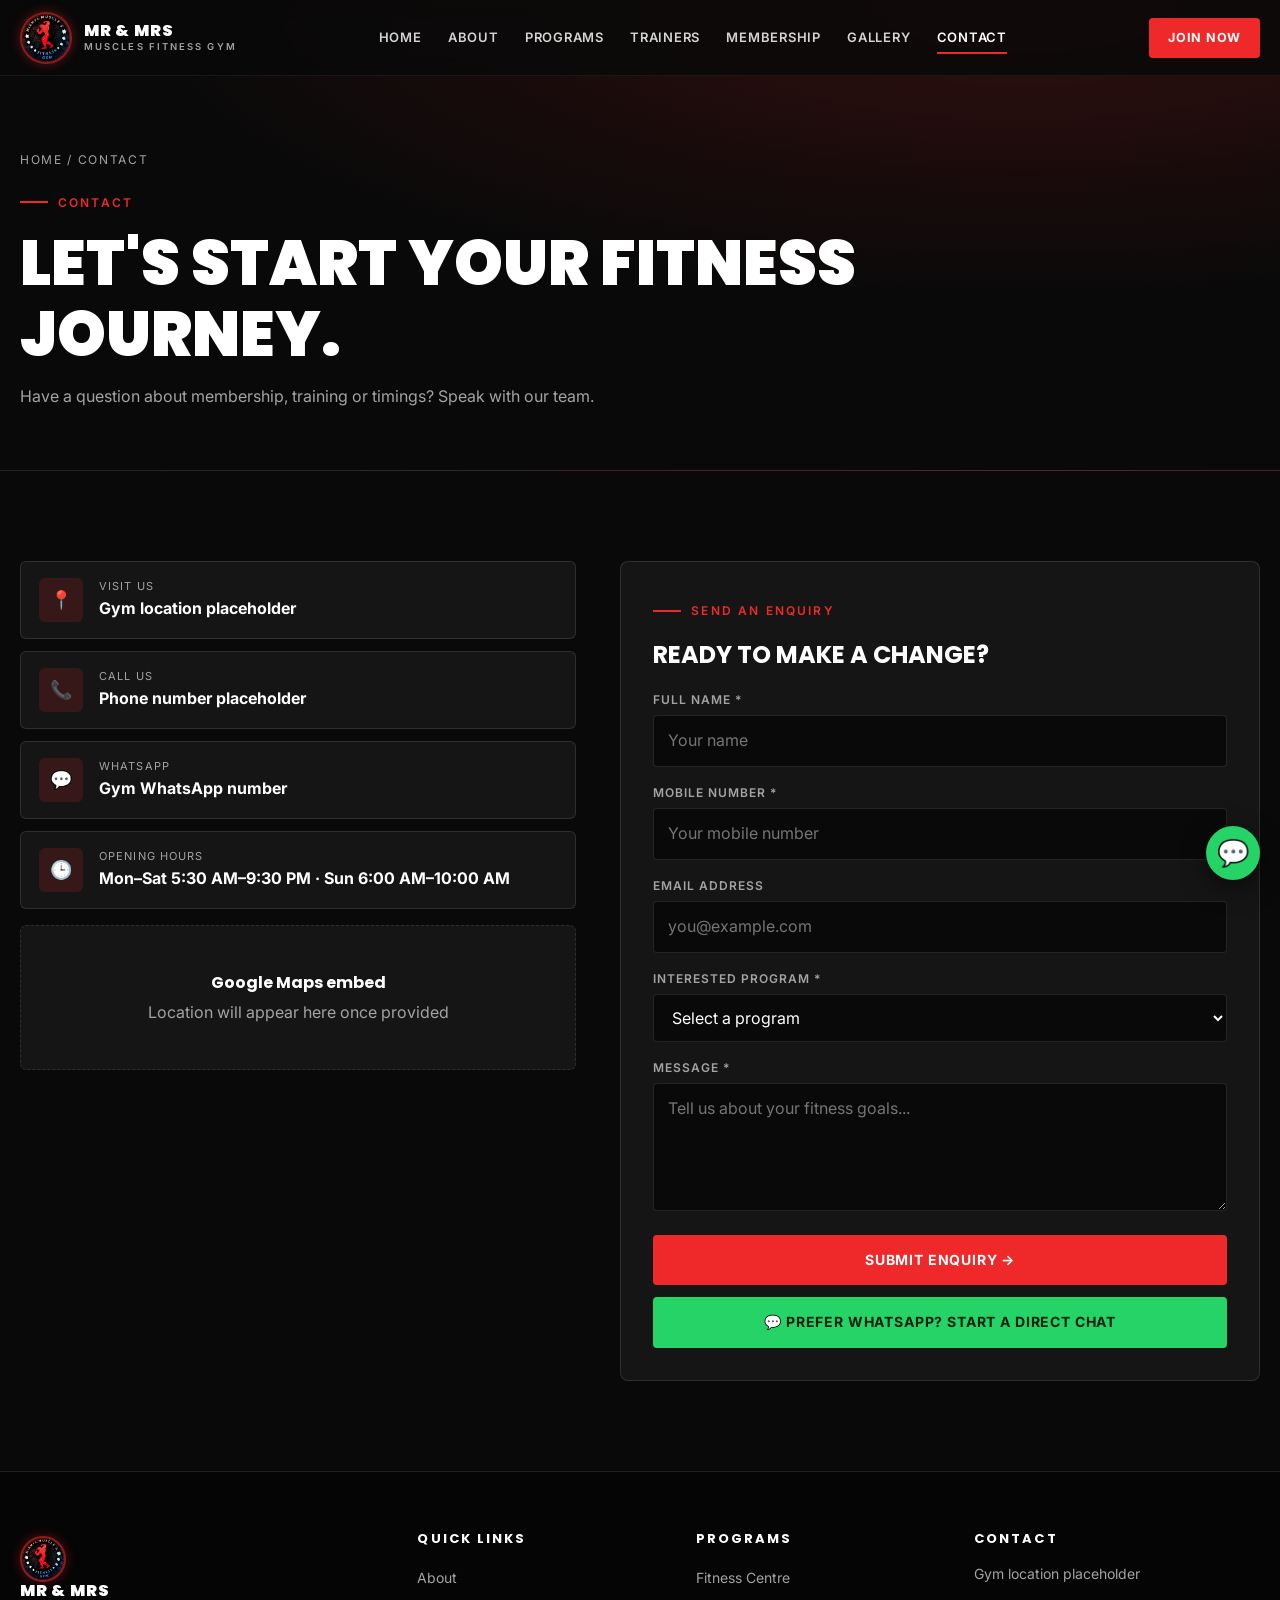
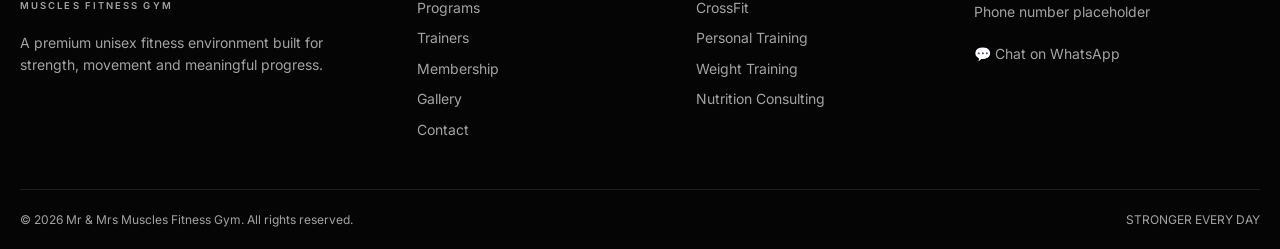
<file: mr-mrs-muscles-gym/gym/contact.html>
<!DOCTYPE html>
<html lang="en"><head><meta charset="UTF-8"><meta name="viewport" content="width=device-width,initial-scale=1">
<title>Contact | Mr &amp; Mrs Muscles Fitness Gym</title><meta name="description" content="Contact Mr & Mrs Muscles Fitness Gym.">
<link rel="preconnect" href="https://fonts.googleapis.com"><link rel="preconnect" href="https://fonts.gstatic.com" crossorigin>
<link href="https://fonts.googleapis.com/css2?family=Inter:wght@400;500;600&family=Poppins:wght@600;700;800;900&display=swap" rel="stylesheet">
<link rel="stylesheet" href="css/style.css"></head><body>
<header><div class="container nav-wrap">
<a class="logo" href="index.html" aria-label="Home"><img src="images/logo-badge.png" alt="Mr &amp; Mrs Muscles Fitness Gym Logo" class="gym-logo"><span class="logo-text"><strong>MR &amp; MRS</strong><small>MUSCLES FITNESS GYM</small></span></a>
<nav aria-label="Primary"><button class="nav-close" aria-label="Close menu">×</button><a href="index.html">Home</a><a href="about.html">About</a><a href="programs.html">Programs</a><a href="trainers.html">Trainers</a><a href="membership.html">Membership</a><a href="gallery.html">Gallery</a><a href="contact.html" class=active>Contact</a></nav>
<div class="nav-cta"><a class="btn btn-red join-link" href="membership.html">Join now</a><button class="menu-btn" aria-label="Open menu">☰</button></div></div><div class="nav-backdrop" aria-hidden="true"></div></header>
<main><div class="page-hero"><div class="container"><div class="crumbs"><a href="index.html">Home</a> / Contact</div><span class="eyebrow"><i></i>Contact</span><h1>Let's start your fitness journey.</h1><p>Have a question about membership, training or timings? Speak with our team.</p></div></div><section><div class="container"><div class="contact-grid"><div class="reveal"><div class="info-item"><i>📍</i><span><small>Visit us</small><strong>Gym location placeholder</strong></span></div><div class="info-item"><i>📞</i><span><small>Call us</small><strong>Phone number placeholder</strong></span></div><div class="info-item"><i>💬</i><span><small>WhatsApp</small><strong>Gym WhatsApp number</strong></span></div><div class="info-item"><i>🕒</i><span><small>Opening hours</small><strong>Mon–Sat 5:30 AM–9:30 PM · Sun 6:00 AM–10:00 AM</strong></span></div>
<div class="map"><strong>Google Maps embed</strong>Location will appear here once provided</div></div>
<form id="enquiry" class="reveal" novalidate><span class="eyebrow"><i></i>Send an enquiry</span><h3>Ready to make a change?</h3>
<label class="field"><span>Full name *</span><input name="name" required placeholder="Your name"><em>Please enter your name.</em></label>
<label class="field"><span>Mobile number *</span><input name="mobile" type="tel" required placeholder="Your mobile number"><em>Enter a valid mobile number.</em></label>
<label class="field"><span>Email address</span><input name="email" type="email" placeholder="you@example.com"><em>Enter a valid email.</em></label>
<label class="field"><span>Interested program *</span><select name="program" required><option value="" disabled selected>Select a program</option><option>Fitness Centre</option><option>CrossFit</option><option>Personal Training</option><option>Weight Training</option><option>Nutrition Consulting</option><option>Cycling</option></select><em>Please choose a program.</em></label>
<label class="field"><span>Message *</span><textarea name="message" rows="4" required placeholder="Tell us about your fitness goals..."></textarea><em>Please write a short message.</em></label>
<div class="form-actions"><button class="btn btn-red" type="submit">Submit enquiry →</button><button class="btn btn-wa" type="button" id="wa-form">💬 Prefer WhatsApp? Start a direct chat</button></div><div class="form-ok" role="status"></div></form></div></div></section></main>
<footer><div class="container"><div class="foot-grid"><div>
<a class="logo" href="index.html"><img src="images/logo-badge.png" alt="Mr &amp; Mrs Muscles Fitness Gym Logo" class="gym-logo"><span class="logo-text"><strong>MR &amp; MRS</strong><small>MUSCLES FITNESS GYM</small></span></a>
<p>A premium unisex fitness environment built for strength, movement and meaningful progress.</p></div>
<div><h4>Quick links</h4><a href="about.html">About</a><a href="programs.html">Programs</a><a href="trainers.html">Trainers</a><a href="membership.html">Membership</a><a href="gallery.html">Gallery</a><a href="contact.html">Contact</a></div>
<div><h4>Programs</h4><a href="programs.html">Fitness Centre</a><a href="programs.html">CrossFit</a><a href="programs.html">Personal Training</a><a href="programs.html">Weight Training</a><a href="programs.html">Nutrition Consulting</a></div>
<div><h4>Contact</h4><p>Gym location placeholder</p><p>Phone number placeholder</p><a href="#" data-wa="">💬 Chat on WhatsApp</a></div></div>
<div class="foot-bottom"><span>© 2026 Mr &amp; Mrs Muscles Fitness Gym. All rights reserved.</span><span>STRONGER EVERY DAY</span></div></div></footer>
<button class="wa-float" data-wa="" aria-label="WhatsApp enquiry">💬</button>

<script src="js/main.js"></script></body></html>
</file>
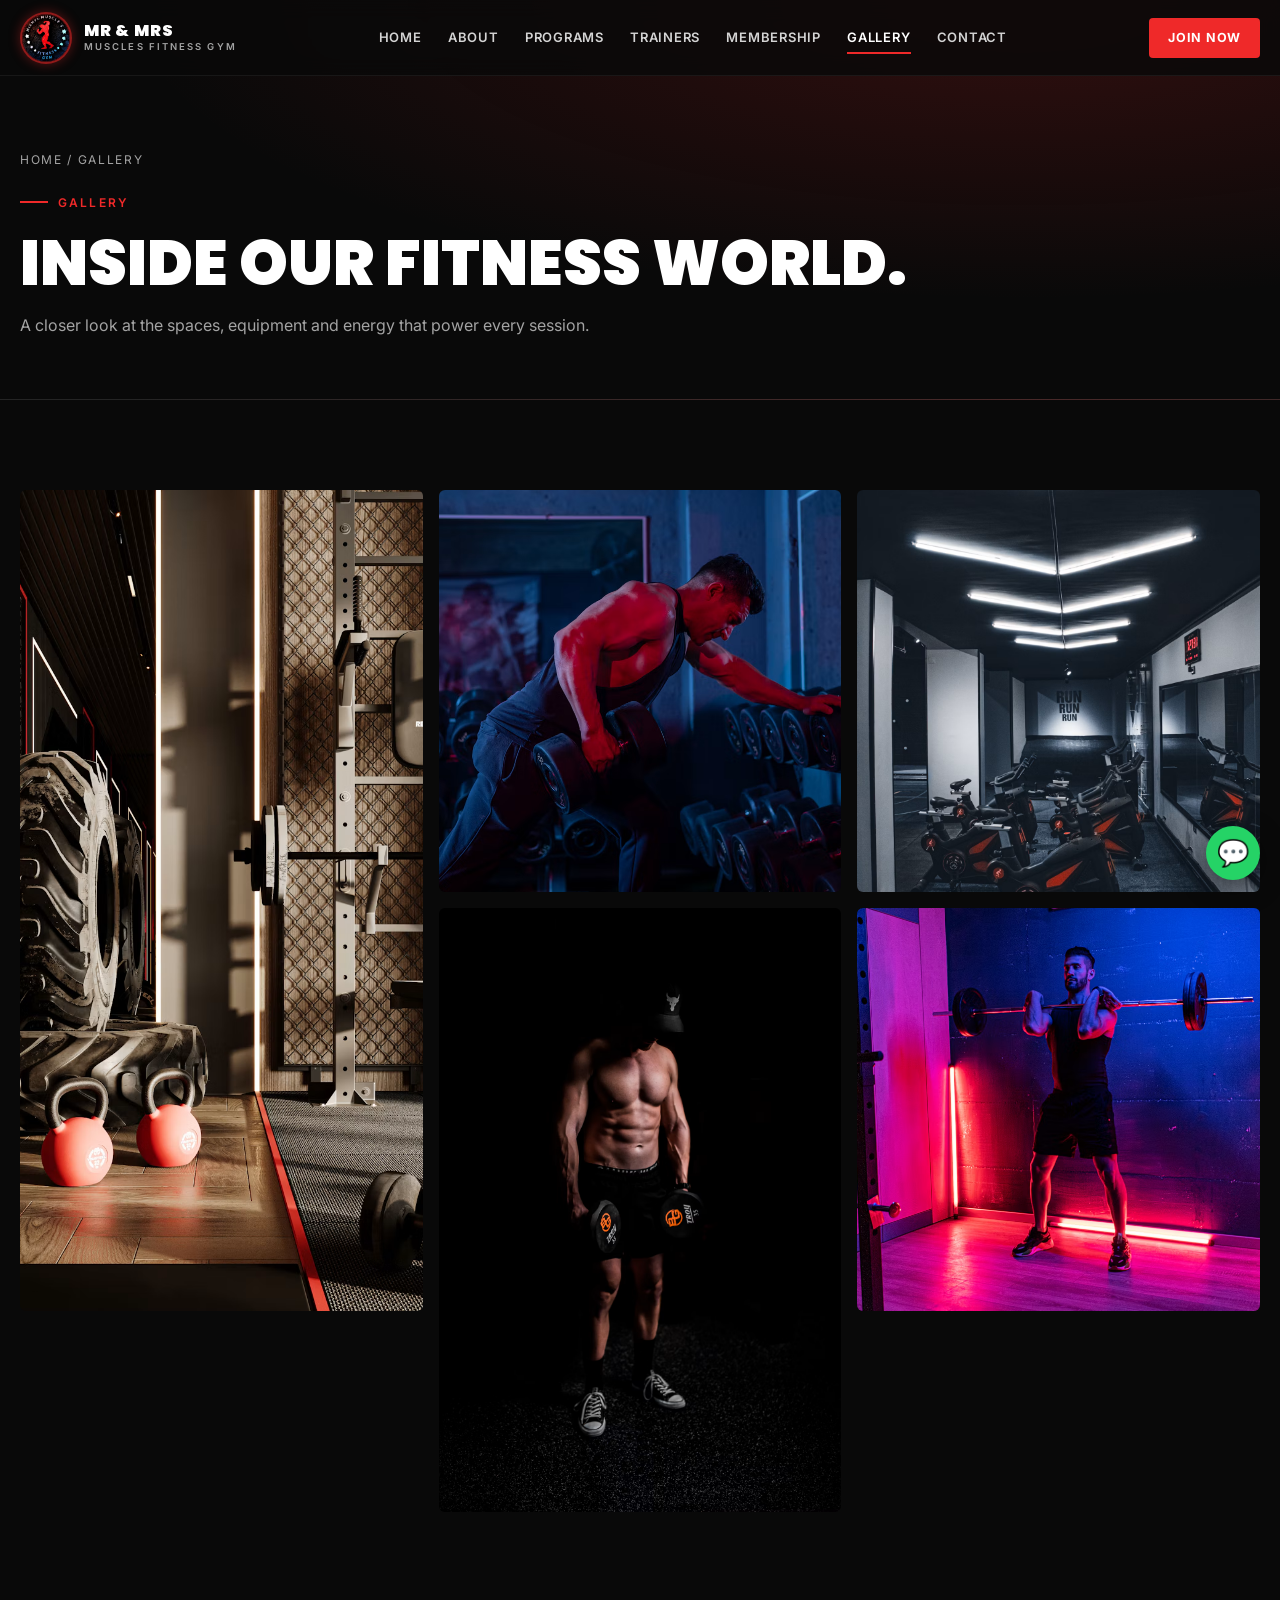
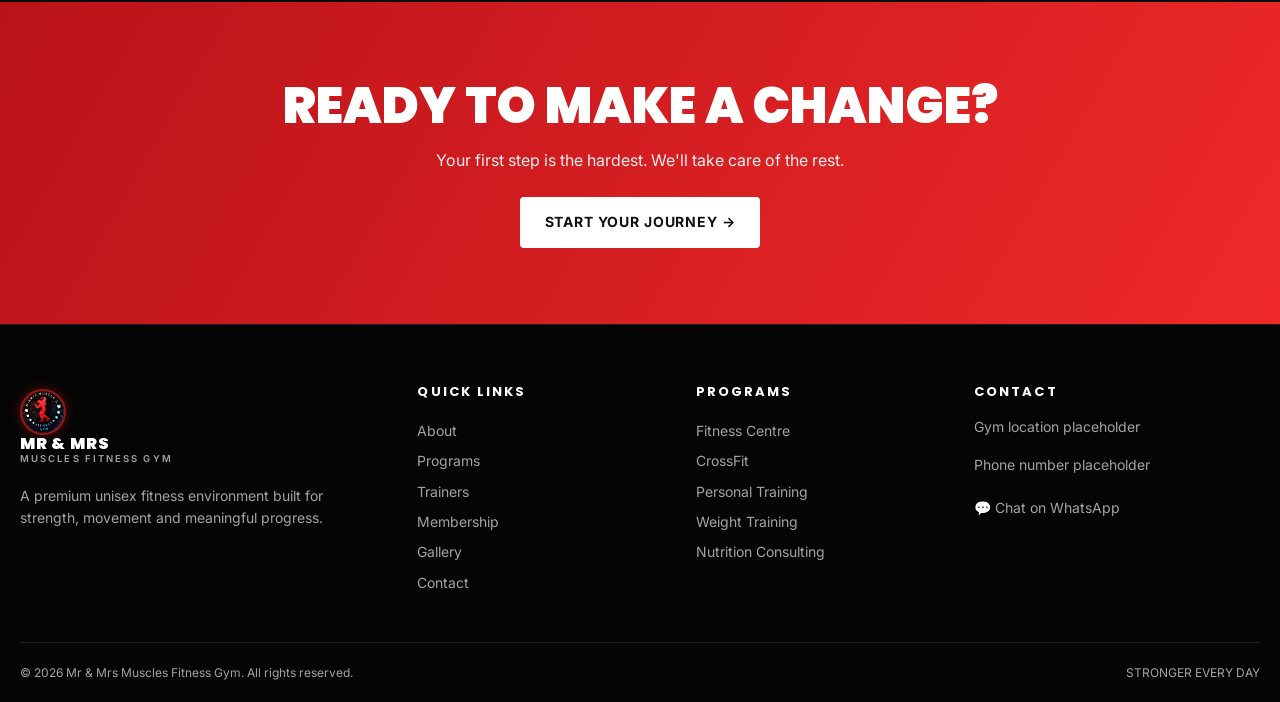
<file: mr-mrs-muscles-gym/gym/gallery.html>
<!DOCTYPE html>
<html lang="en"><head><meta charset="UTF-8"><meta name="viewport" content="width=device-width,initial-scale=1">
<title>Gallery | Mr &amp; Mrs Muscles Fitness Gym</title><meta name="description" content="Photos from inside Mr & Mrs Muscles Fitness Gym.">
<link rel="preconnect" href="https://fonts.googleapis.com"><link rel="preconnect" href="https://fonts.gstatic.com" crossorigin>
<link href="https://fonts.googleapis.com/css2?family=Inter:wght@400;500;600&family=Poppins:wght@600;700;800;900&display=swap" rel="stylesheet">
<link rel="stylesheet" href="css/style.css"></head><body>
<header><div class="container nav-wrap">
<a class="logo" href="index.html" aria-label="Home"><img src="images/logo-badge.png" alt="Mr &amp; Mrs Muscles Fitness Gym Logo" class="gym-logo"><span class="logo-text"><strong>MR &amp; MRS</strong><small>MUSCLES FITNESS GYM</small></span></a>
<nav aria-label="Primary"><button class="nav-close" aria-label="Close menu">×</button><a href="index.html">Home</a><a href="about.html">About</a><a href="programs.html">Programs</a><a href="trainers.html">Trainers</a><a href="membership.html">Membership</a><a href="gallery.html" class=active>Gallery</a><a href="contact.html">Contact</a></nav>
<div class="nav-cta"><a class="btn btn-red join-link" href="membership.html">Join now</a><button class="menu-btn" aria-label="Open menu">☰</button></div></div><div class="nav-backdrop" aria-hidden="true"></div></header>
<main><div class="page-hero"><div class="container"><div class="crumbs"><a href="index.html">Home</a> / Gallery</div><span class="eyebrow"><i></i>Gallery</span><h1>Inside our fitness world.</h1><p>A closer look at the spaces, equipment and energy that power every session.</p></div></div><section><div class="container"><div class="gallery"><button class="g-item reveal" aria-label="Open Gym interior"><img src="images/1712220403561.avif" alt="Gym interior" loading="lazy"><span class="cap"><small>View image</small><strong>Gym interior</strong></span></button><button class="g-item reveal" aria-label="Open Weight training"><img src="images/1734980339686.avif" alt="Weight training" loading="lazy"><span class="cap"><small>View image</small><strong>Weight training</strong></span></button><button class="g-item reveal" aria-label="Open Cycling studio"><img src="images/1637870473618.avif" alt="Cycling studio" loading="lazy"><span class="cap"><small>View image</small><strong>Cycling studio</strong></span></button><button class="g-item reveal" aria-label="Open Bodybuilding"><img src="images/1605296866985.avif" alt="Bodybuilding" loading="lazy"><span class="cap"><small>View image</small><strong>Bodybuilding</strong></span></button><button class="g-item reveal" aria-label="Open Strength training"><img src="images/1606335545623.avif" alt="Strength training" loading="lazy"><span class="cap"><small>View image</small><strong>Strength training</strong></span></button></div></div></section><section class="cta"><div class="container reveal"><h2>Ready to make a change?</h2><p>Your first step is the hardest. We'll take care of the rest.</p><a class="btn" href="contact.html">Start your journey →</a></div></section></main>
<footer><div class="container"><div class="foot-grid"><div>
<a class="logo" href="index.html"><img src="images/logo-badge.png" alt="Mr &amp; Mrs Muscles Fitness Gym Logo" class="gym-logo"><span class="logo-text"><strong>MR &amp; MRS</strong><small>MUSCLES FITNESS GYM</small></span></a>
<p>A premium unisex fitness environment built for strength, movement and meaningful progress.</p></div>
<div><h4>Quick links</h4><a href="about.html">About</a><a href="programs.html">Programs</a><a href="trainers.html">Trainers</a><a href="membership.html">Membership</a><a href="gallery.html">Gallery</a><a href="contact.html">Contact</a></div>
<div><h4>Programs</h4><a href="programs.html">Fitness Centre</a><a href="programs.html">CrossFit</a><a href="programs.html">Personal Training</a><a href="programs.html">Weight Training</a><a href="programs.html">Nutrition Consulting</a></div>
<div><h4>Contact</h4><p>Gym location placeholder</p><p>Phone number placeholder</p><a href="#" data-wa="">💬 Chat on WhatsApp</a></div></div>
<div class="foot-bottom"><span>© 2026 Mr &amp; Mrs Muscles Fitness Gym. All rights reserved.</span><span>STRONGER EVERY DAY</span></div></div></footer>
<button class="wa-float" data-wa="" aria-label="WhatsApp enquiry">💬</button>
<div class="lightbox"><button class="lb-btn lb-close" aria-label="Close">×</button><button class="lb-btn lb-prev" aria-label="Previous">‹</button><img alt=""><button class="lb-btn lb-next" aria-label="Next">›</button><div class="lb-cap"></div></div>
<script src="js/main.js"></script></body></html>
</file>
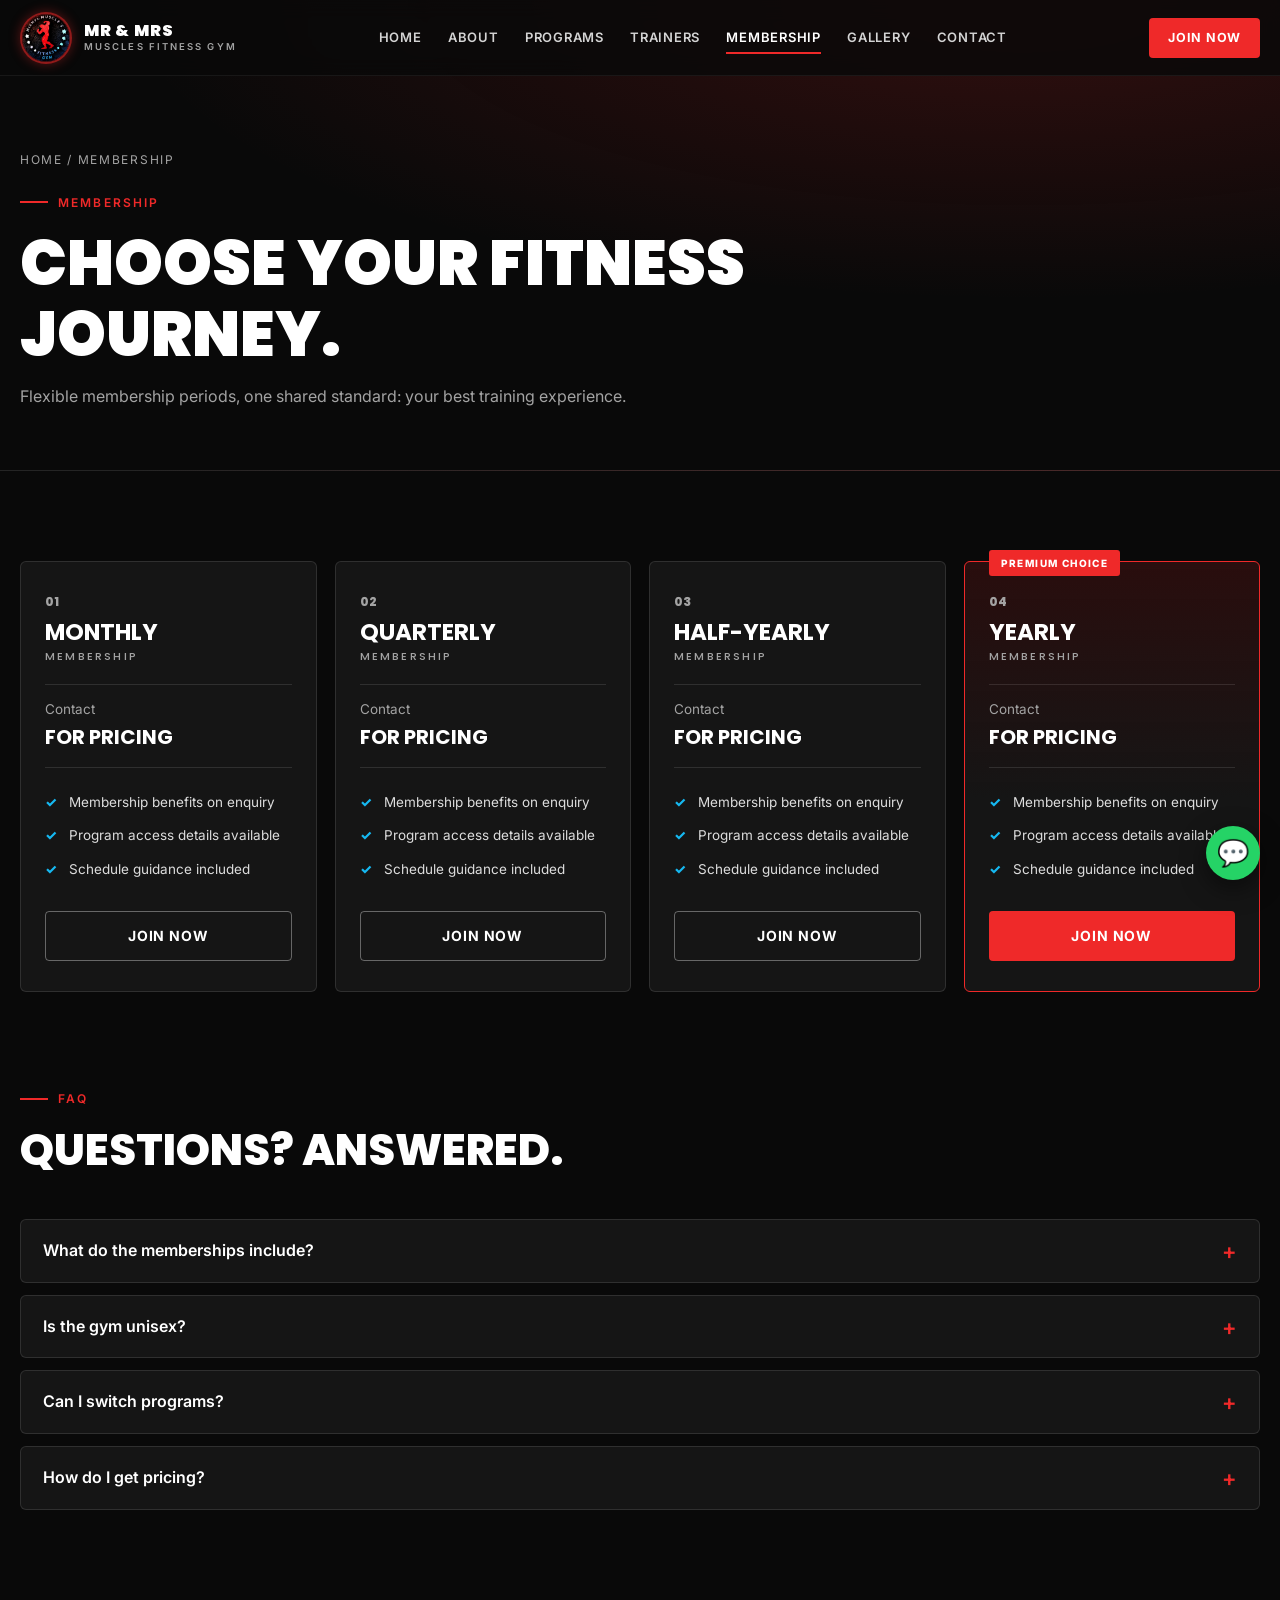
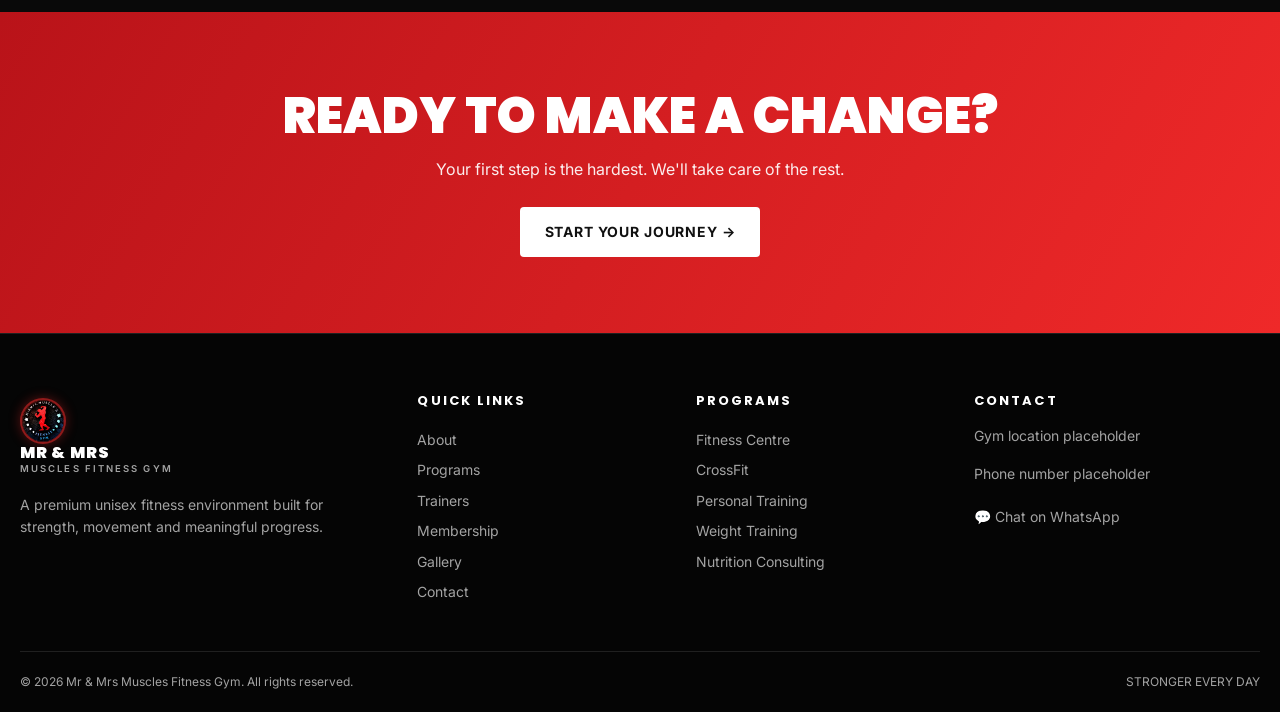
<file: mr-mrs-muscles-gym/gym/membership.html>
<!DOCTYPE html>
<html lang="en"><head><meta charset="UTF-8"><meta name="viewport" content="width=device-width,initial-scale=1">
<title>Membership | Mr &amp; Mrs Muscles Fitness Gym</title><meta name="description" content="Flexible gym membership plans.">
<link rel="preconnect" href="https://fonts.googleapis.com"><link rel="preconnect" href="https://fonts.gstatic.com" crossorigin>
<link href="https://fonts.googleapis.com/css2?family=Inter:wght@400;500;600&family=Poppins:wght@600;700;800;900&display=swap" rel="stylesheet">
<link rel="stylesheet" href="css/style.css"></head><body>
<header><div class="container nav-wrap">
<a class="logo" href="index.html" aria-label="Home"><img src="images/logo-badge.png" alt="Mr &amp; Mrs Muscles Fitness Gym Logo" class="gym-logo"><span class="logo-text"><strong>MR &amp; MRS</strong><small>MUSCLES FITNESS GYM</small></span></a>
<nav aria-label="Primary"><button class="nav-close" aria-label="Close menu">×</button><a href="index.html">Home</a><a href="about.html">About</a><a href="programs.html">Programs</a><a href="trainers.html">Trainers</a><a href="membership.html" class=active>Membership</a><a href="gallery.html">Gallery</a><a href="contact.html">Contact</a></nav>
<div class="nav-cta"><a class="btn btn-red join-link" href="membership.html">Join now</a><button class="menu-btn" aria-label="Open menu">☰</button></div></div><div class="nav-backdrop" aria-hidden="true"></div></header>
<main><div class="page-hero"><div class="container"><div class="crumbs"><a href="index.html">Home</a> / Membership</div><span class="eyebrow"><i></i>Membership</span><h1>Choose your fitness journey.</h1><p>Flexible membership periods, one shared standard: your best training experience.</p></div></div><section><div class="container"><div class="plans"><article class="plan reveal"><span class="n">01</span><h3>Monthly<small>MEMBERSHIP</small></h3><div class="price">Contact <strong>for Pricing</strong></div><ul><li>Membership benefits on enquiry</li><li>Program access details available</li><li>Schedule guidance included</li></ul><a class="btn btn-ghost" href="contact.html?plan=Monthly">Join now</a></article><article class="plan reveal"><span class="n">02</span><h3>Quarterly<small>MEMBERSHIP</small></h3><div class="price">Contact <strong>for Pricing</strong></div><ul><li>Membership benefits on enquiry</li><li>Program access details available</li><li>Schedule guidance included</li></ul><a class="btn btn-ghost" href="contact.html?plan=Quarterly">Join now</a></article><article class="plan reveal"><span class="n">03</span><h3>Half-Yearly<small>MEMBERSHIP</small></h3><div class="price">Contact <strong>for Pricing</strong></div><ul><li>Membership benefits on enquiry</li><li>Program access details available</li><li>Schedule guidance included</li></ul><a class="btn btn-ghost" href="contact.html?plan=Half-Yearly">Join now</a></article><article class="plan reveal premium"><span class=badge>Premium choice</span><span class="n">04</span><h3>Yearly<small>MEMBERSHIP</small></h3><div class="price">Contact <strong>for Pricing</strong></div><ul><li>Membership benefits on enquiry</li><li>Program access details available</li><li>Schedule guidance included</li></ul><a class="btn btn-red" href="contact.html?plan=Yearly">Join now</a></article></div></div></section><section style="padding-top:0"><div class="container"><div class="sec-head reveal"><div><span class="eyebrow"><i></i>FAQ</span><h2>Questions? Answered.</h2></div></div><div class="reveal"><details><summary>What do the memberships include?</summary><p>Benefits and program access details are available on enquiry. Contact the team for the latest information.</p></details><details><summary>Is the gym unisex?</summary><p>Yes. Mr &amp; Mrs Muscles is a unisex fitness facility open to everyone.</p></details><details><summary>Can I switch programs?</summary><p>Absolutely — ask our team and they will guide you to the right schedule.</p></details><details><summary>How do I get pricing?</summary><p>Send an enquiry or message us on WhatsApp and we will share current pricing.</p></details></div></div></section><section class="cta"><div class="container reveal"><h2>Ready to make a change?</h2><p>Your first step is the hardest. We'll take care of the rest.</p><a class="btn" href="contact.html">Start your journey →</a></div></section></main>
<footer><div class="container"><div class="foot-grid"><div>
<a class="logo" href="index.html"><img src="images/logo-badge.png" alt="Mr &amp; Mrs Muscles Fitness Gym Logo" class="gym-logo"><span class="logo-text"><strong>MR &amp; MRS</strong><small>MUSCLES FITNESS GYM</small></span></a>
<p>A premium unisex fitness environment built for strength, movement and meaningful progress.</p></div>
<div><h4>Quick links</h4><a href="about.html">About</a><a href="programs.html">Programs</a><a href="trainers.html">Trainers</a><a href="membership.html">Membership</a><a href="gallery.html">Gallery</a><a href="contact.html">Contact</a></div>
<div><h4>Programs</h4><a href="programs.html">Fitness Centre</a><a href="programs.html">CrossFit</a><a href="programs.html">Personal Training</a><a href="programs.html">Weight Training</a><a href="programs.html">Nutrition Consulting</a></div>
<div><h4>Contact</h4><p>Gym location placeholder</p><p>Phone number placeholder</p><a href="#" data-wa="">💬 Chat on WhatsApp</a></div></div>
<div class="foot-bottom"><span>© 2026 Mr &amp; Mrs Muscles Fitness Gym. All rights reserved.</span><span>STRONGER EVERY DAY</span></div></div></footer>
<button class="wa-float" data-wa="" aria-label="WhatsApp enquiry">💬</button>

<script src="js/main.js"></script></body></html>
</file>
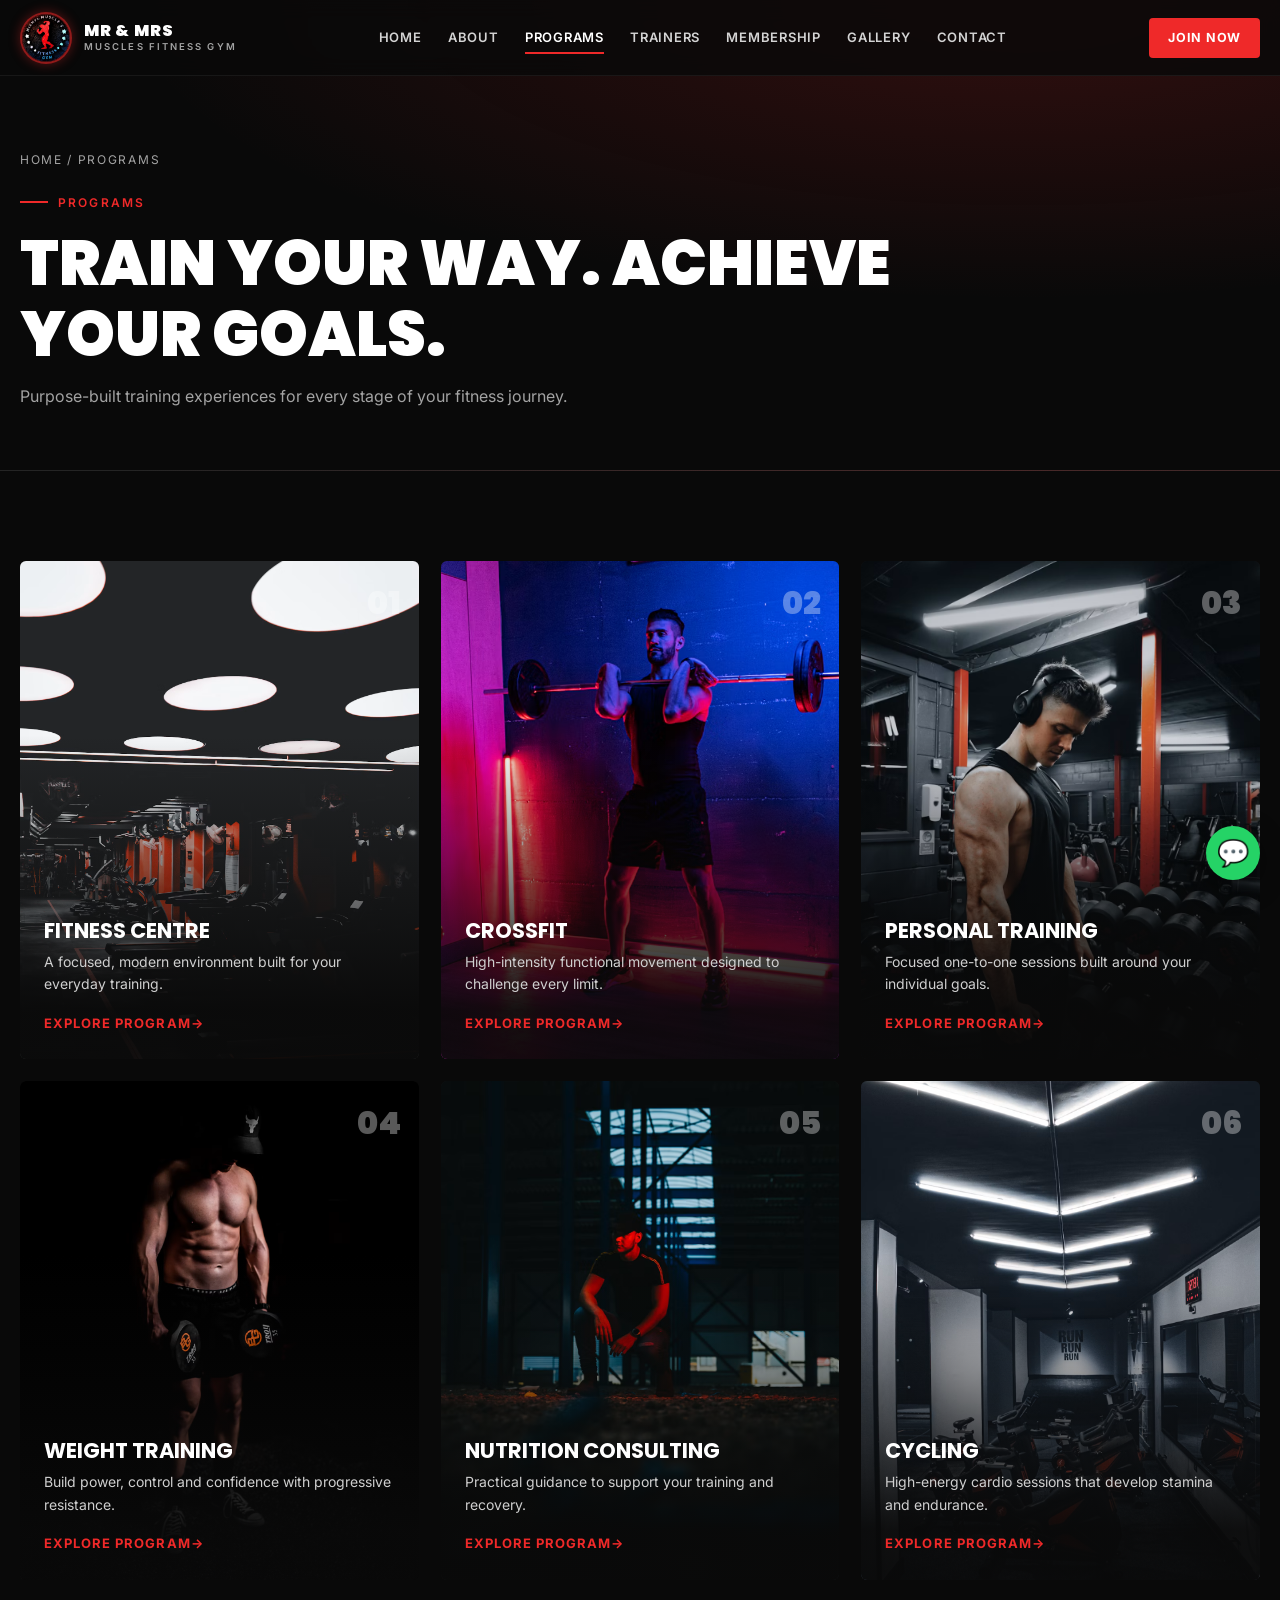
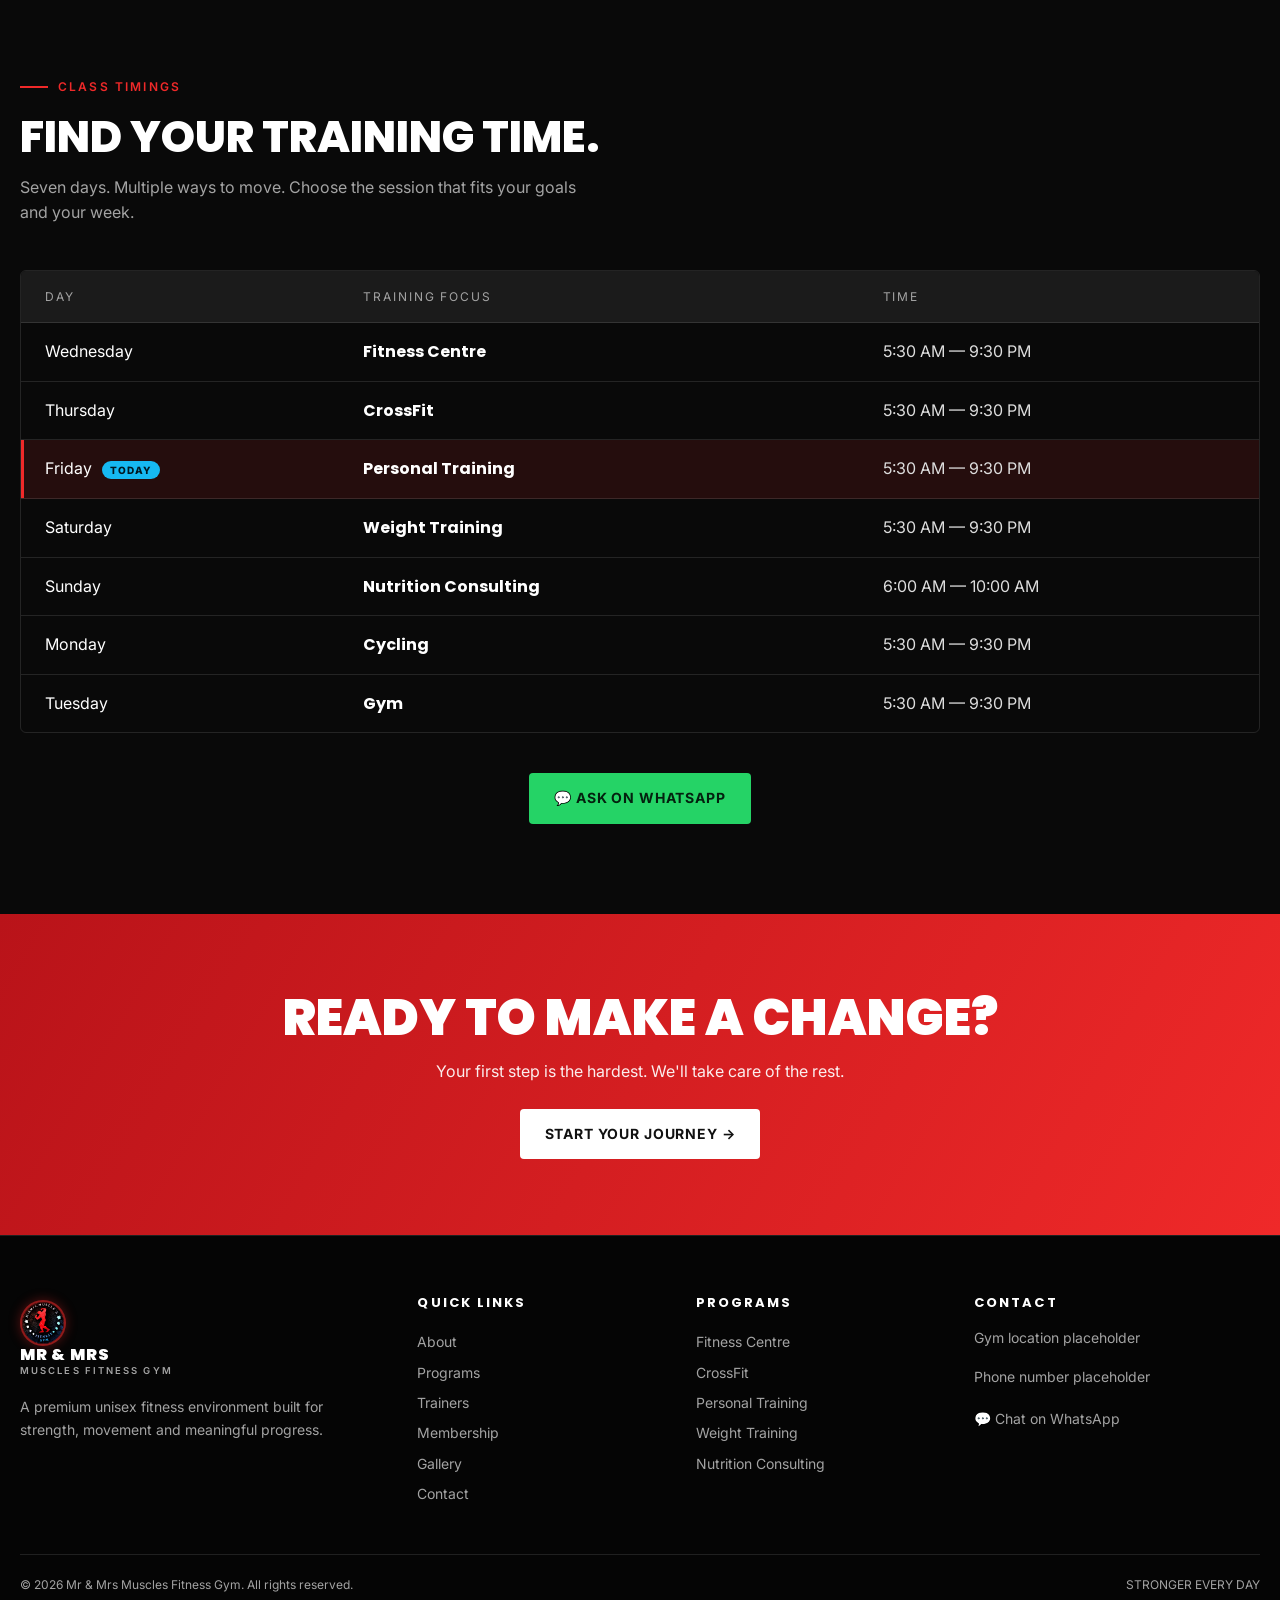
<file: mr-mrs-muscles-gym/gym/programs.html>
<!DOCTYPE html>
<html lang="en"><head><meta charset="UTF-8"><meta name="viewport" content="width=device-width,initial-scale=1">
<title>Programs | Mr &amp; Mrs Muscles Fitness Gym</title><meta name="description" content="Fitness Centre, CrossFit, Personal Training, Weight Training, Nutrition and Cycling.">
<link rel="preconnect" href="https://fonts.googleapis.com"><link rel="preconnect" href="https://fonts.gstatic.com" crossorigin>
<link href="https://fonts.googleapis.com/css2?family=Inter:wght@400;500;600&family=Poppins:wght@600;700;800;900&display=swap" rel="stylesheet">
<link rel="stylesheet" href="css/style.css"></head><body>
<header><div class="container nav-wrap">
<a class="logo" href="index.html" aria-label="Home"><img src="images/logo-badge.png" alt="Mr &amp; Mrs Muscles Fitness Gym Logo" class="gym-logo"><span class="logo-text"><strong>MR &amp; MRS</strong><small>MUSCLES FITNESS GYM</small></span></a>
<nav aria-label="Primary"><button class="nav-close" aria-label="Close menu">×</button><a href="index.html">Home</a><a href="about.html">About</a><a href="programs.html" class=active>Programs</a><a href="trainers.html">Trainers</a><a href="membership.html">Membership</a><a href="gallery.html">Gallery</a><a href="contact.html">Contact</a></nav>
<div class="nav-cta"><a class="btn btn-red join-link" href="membership.html">Join now</a><button class="menu-btn" aria-label="Open menu">☰</button></div></div><div class="nav-backdrop" aria-hidden="true"></div></header>
<main><div class="page-hero"><div class="container"><div class="crumbs"><a href="index.html">Home</a> / Programs</div><span class="eyebrow"><i></i>Programs</span><h1>Train your way. Achieve your goals.</h1><p>Purpose-built training experiences for every stage of your fitness journey.</p></div></div><section><div class="container"><div class="grid-3"><article class="prog reveal"><img src="images/1736851137148.avif" alt="Fitness Centre training" loading="lazy"><span class="num">01</span><div class="info"><h3>Fitness Centre</h3><p>A focused, modern environment built for your everyday training.</p><a class="link-arrow" href="contact.html?program=Fitness%20Centre">Explore program</a></div></article><article class="prog reveal"><img src="images/1606335545623.avif" alt="CrossFit training" loading="lazy"><span class="num">02</span><div class="info"><h3>CrossFit</h3><p>High-intensity functional movement designed to challenge every limit.</p><a class="link-arrow" href="contact.html?program=CrossFit">Explore program</a></div></article><article class="prog reveal"><img src="images/1611672585731.avif" alt="Personal Training training" loading="lazy"><span class="num">03</span><div class="info"><h3>Personal Training</h3><p>Focused one-to-one sessions built around your individual goals.</p><a class="link-arrow" href="contact.html?program=Personal%20Training">Explore program</a></div></article><article class="prog reveal"><img src="images/1605296866985.avif" alt="Weight Training training" loading="lazy"><span class="num">04</span><div class="info"><h3>Weight Training</h3><p>Build power, control and confidence with progressive resistance.</p><a class="link-arrow" href="contact.html?program=Weight%20Training">Explore program</a></div></article><article class="prog reveal"><img src="images/1610673538576.avif" alt="Nutrition Consulting training" loading="lazy"><span class="num">05</span><div class="info"><h3>Nutrition Consulting</h3><p>Practical guidance to support your training and recovery.</p><a class="link-arrow" href="contact.html?program=Nutrition%20Consulting">Explore program</a></div></article><article class="prog reveal"><img src="images/1637870473618.avif" alt="Cycling training" loading="lazy"><span class="num">06</span><div class="info"><h3>Cycling</h3><p>High-energy cardio sessions that develop stamina and endurance.</p><a class="link-arrow" href="contact.html?program=Cycling">Explore program</a></div></article></div></div></section><section style="padding-top:0"><div class="container"><div class="sec-head reveal"><div><span class="eyebrow"><i></i>Class timings</span><h2>Find your training time.</h2><p>Seven days. Multiple ways to move. Choose the session that fits your goals and your week.</p></div></div><div class="table reveal"><div class="row head"><span>Day</span><span>Training focus</span><span>Time</span></div><div class="row" data-day="Wednesday"><span class="day">Wednesday</span><strong>Fitness Centre</strong><time>5:30 AM — 9:30 PM</time></div><div class="row" data-day="Thursday"><span class="day">Thursday</span><strong>CrossFit</strong><time>5:30 AM — 9:30 PM</time></div><div class="row" data-day="Friday"><span class="day">Friday</span><strong>Personal Training</strong><time>5:30 AM — 9:30 PM</time></div><div class="row" data-day="Saturday"><span class="day">Saturday</span><strong>Weight Training</strong><time>5:30 AM — 9:30 PM</time></div><div class="row" data-day="Sunday"><span class="day">Sunday</span><strong>Nutrition Consulting</strong><time>6:00 AM — 10:00 AM</time></div><div class="row" data-day="Monday"><span class="day">Monday</span><strong>Cycling</strong><time>5:30 AM — 9:30 PM</time></div><div class="row" data-day="Tuesday"><span class="day">Tuesday</span><strong>Gym</strong><time>5:30 AM — 9:30 PM</time></div></div><div class="center"><button class="btn btn-wa" data-wa="Hi! I'd like to know about class timings.">💬 Ask on WhatsApp</button></div></div></section><section class="cta"><div class="container reveal"><h2>Ready to make a change?</h2><p>Your first step is the hardest. We'll take care of the rest.</p><a class="btn" href="contact.html">Start your journey →</a></div></section></main>
<footer><div class="container"><div class="foot-grid"><div>
<a class="logo" href="index.html"><img src="images/logo-badge.png" alt="Mr &amp; Mrs Muscles Fitness Gym Logo" class="gym-logo"><span class="logo-text"><strong>MR &amp; MRS</strong><small>MUSCLES FITNESS GYM</small></span></a>
<p>A premium unisex fitness environment built for strength, movement and meaningful progress.</p></div>
<div><h4>Quick links</h4><a href="about.html">About</a><a href="programs.html">Programs</a><a href="trainers.html">Trainers</a><a href="membership.html">Membership</a><a href="gallery.html">Gallery</a><a href="contact.html">Contact</a></div>
<div><h4>Programs</h4><a href="programs.html">Fitness Centre</a><a href="programs.html">CrossFit</a><a href="programs.html">Personal Training</a><a href="programs.html">Weight Training</a><a href="programs.html">Nutrition Consulting</a></div>
<div><h4>Contact</h4><p>Gym location placeholder</p><p>Phone number placeholder</p><a href="#" data-wa="">💬 Chat on WhatsApp</a></div></div>
<div class="foot-bottom"><span>© 2026 Mr &amp; Mrs Muscles Fitness Gym. All rights reserved.</span><span>STRONGER EVERY DAY</span></div></div></footer>
<button class="wa-float" data-wa="" aria-label="WhatsApp enquiry">💬</button>

<script src="js/main.js"></script></body></html>
</file>
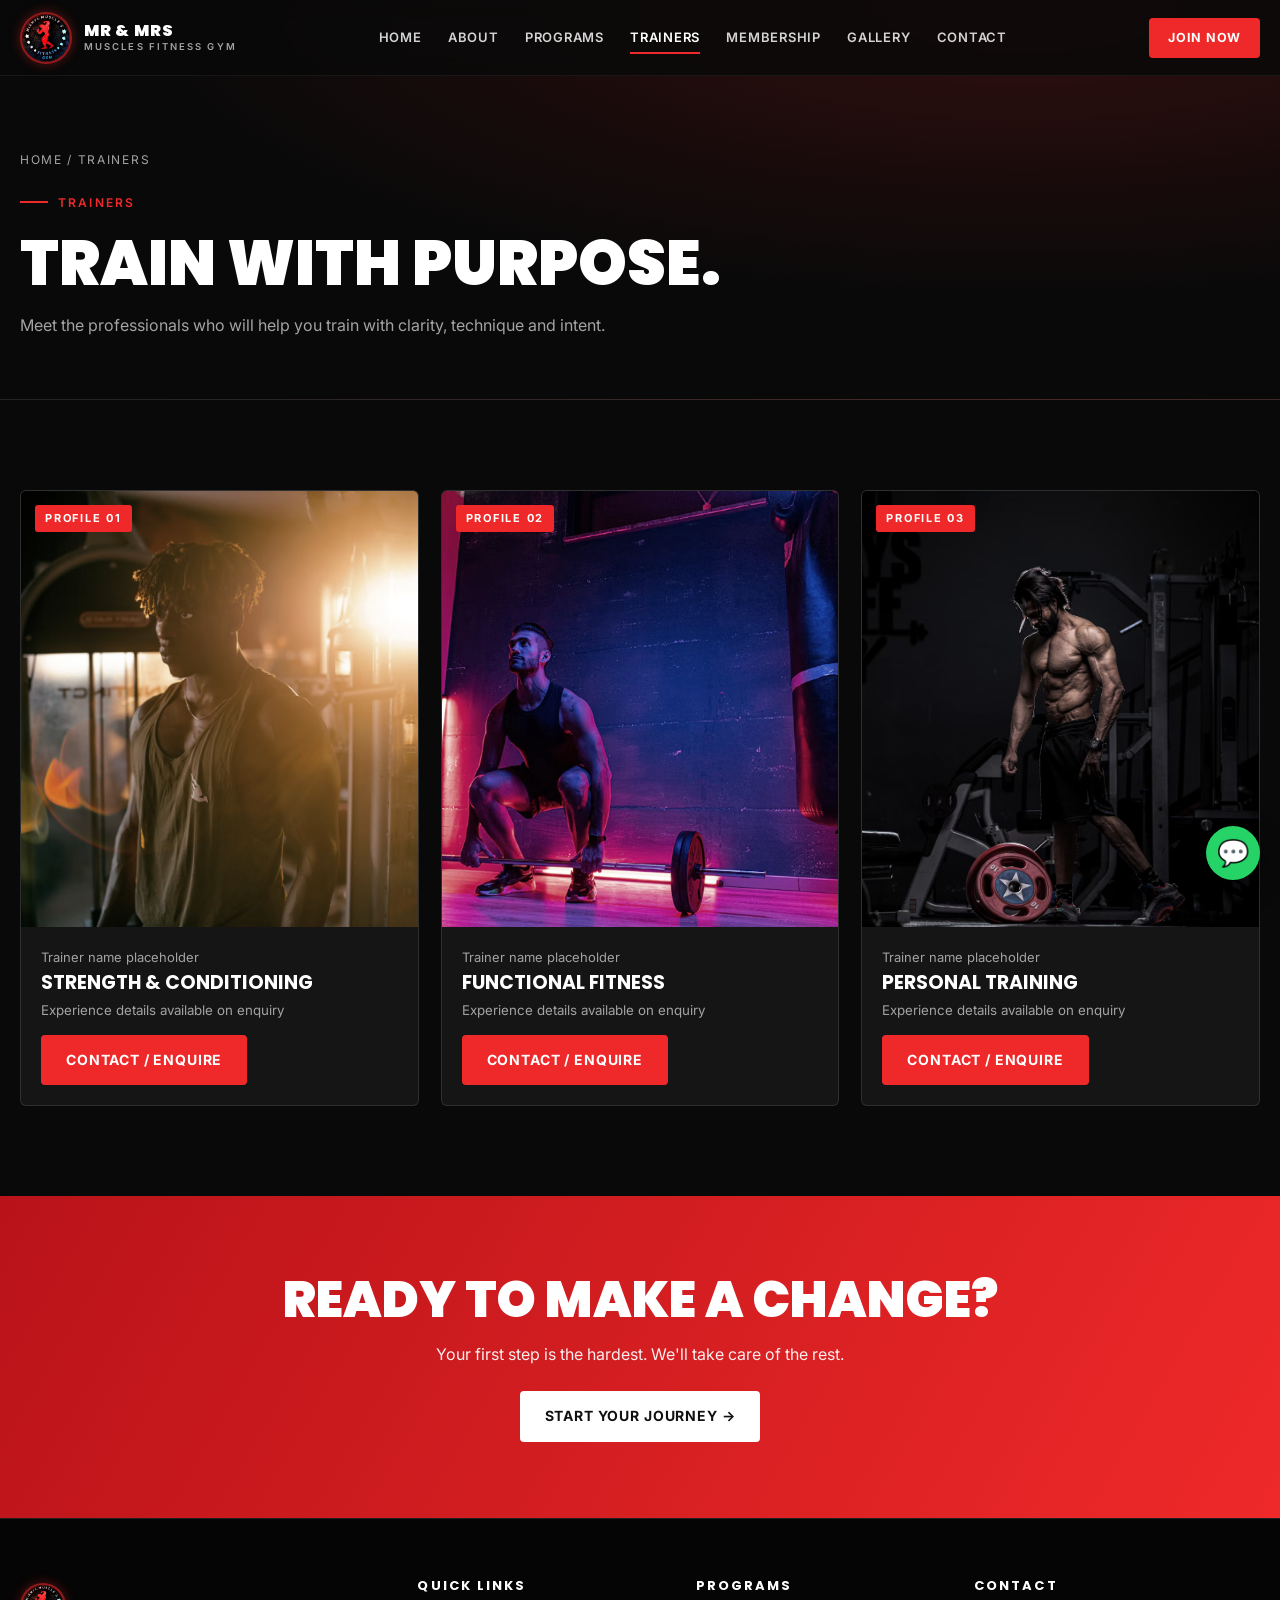
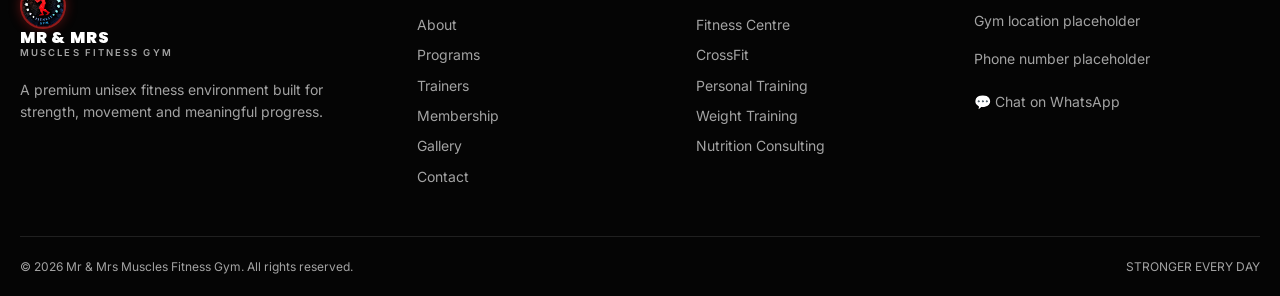
<file: mr-mrs-muscles-gym/gym/trainers.html>
<!DOCTYPE html>
<html lang="en"><head><meta charset="UTF-8"><meta name="viewport" content="width=device-width,initial-scale=1">
<title>Trainers | Mr &amp; Mrs Muscles Fitness Gym</title><meta name="description" content="Meet our professional trainers.">
<link rel="preconnect" href="https://fonts.googleapis.com"><link rel="preconnect" href="https://fonts.gstatic.com" crossorigin>
<link href="https://fonts.googleapis.com/css2?family=Inter:wght@400;500;600&family=Poppins:wght@600;700;800;900&display=swap" rel="stylesheet">
<link rel="stylesheet" href="css/style.css"></head><body>
<header><div class="container nav-wrap">
<a class="logo" href="index.html" aria-label="Home"><img src="images/logo-badge.png" alt="Mr &amp; Mrs Muscles Fitness Gym Logo" class="gym-logo"><span class="logo-text"><strong>MR &amp; MRS</strong><small>MUSCLES FITNESS GYM</small></span></a>
<nav aria-label="Primary"><button class="nav-close" aria-label="Close menu">×</button><a href="index.html">Home</a><a href="about.html">About</a><a href="programs.html">Programs</a><a href="trainers.html" class=active>Trainers</a><a href="membership.html">Membership</a><a href="gallery.html">Gallery</a><a href="contact.html">Contact</a></nav>
<div class="nav-cta"><a class="btn btn-red join-link" href="membership.html">Join now</a><button class="menu-btn" aria-label="Open menu">☰</button></div></div><div class="nav-backdrop" aria-hidden="true"></div></header>
<main><div class="page-hero"><div class="container"><div class="crumbs"><a href="index.html">Home</a> / Trainers</div><span class="eyebrow"><i></i>Trainers</span><h1>Train with purpose.</h1><p>Meet the professionals who will help you train with clarity, technique and intent.</p></div></div><section><div class="container"><div class="grid-3"><article class="trainer reveal"><div class="ph"><img src="images/1641134148191.avif" alt="Trainer profile 1" loading="lazy"><span>PROFILE 01</span></div><div class="body"><p>Trainer name placeholder</p><h3>Strength &amp; Conditioning</h3><small>Experience details available on enquiry</small><a class="btn btn-red" href="contact.html">Contact / Enquire</a></div></article><article class="trainer reveal"><div class="ph"><img src="images/1606335544665.avif" alt="Trainer profile 2" loading="lazy"><span>PROFILE 02</span></div><div class="body"><p>Trainer name placeholder</p><h3>Functional Fitness</h3><small>Experience details available on enquiry</small><a class="btn btn-red" href="contact.html">Contact / Enquire</a></div></article><article class="trainer reveal"><div class="ph"><img src="images/1655451110178.avif" alt="Trainer profile 3" loading="lazy"><span>PROFILE 03</span></div><div class="body"><p>Trainer name placeholder</p><h3>Personal Training</h3><small>Experience details available on enquiry</small><a class="btn btn-red" href="contact.html">Contact / Enquire</a></div></article></div></div></section><section class="cta"><div class="container reveal"><h2>Ready to make a change?</h2><p>Your first step is the hardest. We'll take care of the rest.</p><a class="btn" href="contact.html">Start your journey →</a></div></section></main>
<footer><div class="container"><div class="foot-grid"><div>
<a class="logo" href="index.html"><img src="images/logo-badge.png" alt="Mr &amp; Mrs Muscles Fitness Gym Logo" class="gym-logo"><span class="logo-text"><strong>MR &amp; MRS</strong><small>MUSCLES FITNESS GYM</small></span></a>
<p>A premium unisex fitness environment built for strength, movement and meaningful progress.</p></div>
<div><h4>Quick links</h4><a href="about.html">About</a><a href="programs.html">Programs</a><a href="trainers.html">Trainers</a><a href="membership.html">Membership</a><a href="gallery.html">Gallery</a><a href="contact.html">Contact</a></div>
<div><h4>Programs</h4><a href="programs.html">Fitness Centre</a><a href="programs.html">CrossFit</a><a href="programs.html">Personal Training</a><a href="programs.html">Weight Training</a><a href="programs.html">Nutrition Consulting</a></div>
<div><h4>Contact</h4><p>Gym location placeholder</p><p>Phone number placeholder</p><a href="#" data-wa="">💬 Chat on WhatsApp</a></div></div>
<div class="foot-bottom"><span>© 2026 Mr &amp; Mrs Muscles Fitness Gym. All rights reserved.</span><span>STRONGER EVERY DAY</span></div></div></footer>
<button class="wa-float" data-wa="" aria-label="WhatsApp enquiry">💬</button>

<script src="js/main.js"></script></body></html>
</file>
<file: css/style.css>
:root{
  --black:#090909;
  --panel:#151515;
  --panel-soft:#1b1b1b;
  --red:#ef2929;
  --red-dark:#b91319;
  --blue:#16b9f2;
  --white:#fff;
  --muted:#a3a3a3;
  --line:rgba(255,255,255,.11);
  --container:1240px;
  --head:76px;
}
*,*::before,*::after{box-sizing:border-box;margin:0;padding:0}
html{scroll-behavior:smooth}
body{
  font-family:Inter,-apple-system,BlinkMacSystemFont,"Segoe UI",Roboto,sans-serif;
  background:var(--black);
  color:var(--white);
  line-height:1.6;
  -webkit-font-smoothing:antialiased;
  overflow-x:hidden;
}
body.nav-active{
  overflow:hidden;
}
img{max-width:100%;height:auto;display:block}
a{color:inherit;text-decoration:none}
button,input,select,textarea{font:inherit;color:inherit}
h1,h2,h3,h4{font-family:Poppins,sans-serif;line-height:1.15;text-transform:uppercase}
.container{width:min(var(--container),100% - 32px);margin-inline:auto}
section{padding:90px 0}

.eyebrow{
  display:inline-flex;
  align-items:center;
  gap:10px;
  font-size:12px;
  font-weight:600;
  letter-spacing:.18em;
  text-transform:uppercase;
  color:var(--red);
  margin-bottom:16px;
}
.eyebrow i{width:28px;height:2px;background:var(--red);display:inline-block}

.sec-head{
  display:flex;
  justify-content:space-between;
  align-items:flex-end;
  gap:24px;
  flex-wrap:wrap;
  margin-bottom:44px;
}
.sec-head h2{font-size:clamp(26px,4vw,44px);font-weight:800;max-width:720px}
.sec-head p{color:var(--muted);margin-top:12px;max-width:560px}
.tag{font-family:Poppins,sans-serif;font-weight:700;font-size:13px;letter-spacing:.2em;color:var(--muted)}

.btn{
  display:inline-flex;
  align-items:center;
  justify-content:center;
  gap:10px;
  padding:13px 24px;
  border-radius:4px;
  font-weight:700;
  font-size:14px;
  letter-spacing:.06em;
  text-transform:uppercase;
  border:1.5px solid transparent;
  cursor:pointer;
  transition:.25s ease;
  white-space:nowrap;
}
.btn-red{background:var(--red);color:#fff}
.btn-red:hover{background:var(--red-dark);transform:translateY(-2px)}
.btn-ghost{border-color:rgba(255,255,255,.35);color:#fff}
.btn-ghost:hover{border-color:var(--red);color:var(--red)}
.btn-wa{background:#25d366;color:#04210f}
.btn-wa:hover{filter:brightness(1.08)}

/* ==================== HEADER & NAVIGATION ==================== */
header{
  position:fixed;
  top:0;
  left:0;
  right:0;
  height:var(--head);
  z-index:100;
  transition:background .3s,backdrop-filter .3s,border-color .3s;
  background:rgba(9,9,9,.82);
  backdrop-filter:blur(10px);
  border-bottom:1px solid rgba(255,255,255,.06);
}
header.solid{
  background:rgba(9,9,9,.96);
  backdrop-filter:blur(14px);
  border-bottom:1px solid var(--line);
  box-shadow:0 4px 20px rgba(0,0,0,.6);
}

.nav-wrap{
  height:100%;
  display:flex;
  align-items:center;
  justify-content:space-between;
  gap:16px;
}

/* Brand Logo */
.logo{
  display:flex;
  align-items:center;
  gap:12px;
  text-decoration:none;
  flex-shrink:0;
}
.gym-logo{
  width:52px;
  height:52px;
  border-radius:50%;
  object-fit:cover;
  display:block;
  background:#050505;
  box-shadow:0 0 12px rgba(239,41,41,.35);
  border:2px solid rgba(239,41,41,.6);
  flex-shrink:0;
  transition:transform .25s ease;
}
.logo:hover .gym-logo{
  transform:scale(1.05);
}
.logo-text{
  display:flex;
  flex-direction:column;
  justify-content:center;
  line-height:1.1;
  white-space:nowrap;
}
.logo-text strong{
  font-family:Poppins,sans-serif;
  font-size:16px;
  font-weight:900;
  letter-spacing:.05em;
  color:#fff;
}
.logo-text small{
  font-size:9.5px;
  font-weight:600;
  letter-spacing:.22em;
  color:var(--muted);
  text-transform:uppercase;
  margin-top:2px;
}

/* Desktop Navigation */
nav{
  display:flex;
  align-items:center;
  gap:26px;
}
nav a{
  font-size:13px;
  font-weight:600;
  letter-spacing:.06em;
  text-transform:uppercase;
  color:#d4d4d4;
  position:relative;
  padding:6px 0;
  transition:color .2s;
  white-space:nowrap;
}
nav a::after{
  content:"";
  position:absolute;
  left:0;
  bottom:0;
  height:2px;
  width:0;
  background:var(--red);
  transition:width .25s ease;
}
nav a:hover,nav a.active{
  color:#fff;
}
nav a:hover::after,nav a.active::after{
  width:100%;
}

.nav-cta{
  display:flex;
  align-items:center;
  gap:12px;
  flex-shrink:0;
}
.join-link{
  padding:9px 18px;
  font-size:12.5px;
}
.menu-btn{
  display:none;
  align-items:center;
  justify-content:center;
  background:var(--panel);
  border:1px solid var(--line);
  color:#fff;
  font-size:24px;
  width:44px;
  height:44px;
  border-radius:6px;
  cursor:pointer;
  line-height:1;
  transition:border-color .2s,background .2s;
}
.menu-btn:hover{
  border-color:var(--red);
  background:var(--panel-soft);
}
.nav-close{
  display:none;
  background:rgba(255,255,255,.08);
  border:1px solid var(--line);
  color:#fff;
  font-size:26px;
  width:38px;
  height:38px;
  border-radius:50%;
  cursor:pointer;
  line-height:1;
  transition:background .2s,border-color .2s;
}
.nav-close:hover{
  background:var(--red);
  border-color:var(--red);
}

/* Nav Backdrop for Mobile */
.nav-backdrop{
  position:fixed;
  inset:0;
  background:rgba(0,0,0,.75);
  backdrop-filter:blur(4px);
  z-index:140;
  opacity:0;
  visibility:hidden;
  transition:opacity .3s ease,visibility .3s ease;
}
.nav-backdrop.open{
  opacity:1;
  visibility:visible;
}

/* ==================== HERO SECTION ==================== */
.hero{
  position:relative;
  min-height:100vh;
  display:flex;
  align-items:center;
  padding:140px 0 90px;
  overflow:hidden;
}
.hero>img{
  position:absolute;
  inset:0;
  width:100%;
  height:100%;
  object-fit:cover;
}
.hero::before{
  content:"";
  position:absolute;
  inset:0;
  background:linear-gradient(90deg,rgba(9,9,9,.94) 15%,rgba(9,9,9,.6) 65%,rgba(9,9,9,.8) 100%),linear-gradient(0deg,var(--black),transparent 40%);
  z-index:1;
}
.hero .container{position:relative;z-index:2}
.hero h1{
  font-size:clamp(36px,7vw,84px);
  font-weight:900;
  margin:10px 0 20px;
  max-width:900px;
  line-height:1.08;
}
.hero h1 em{font-style:normal;color:var(--red)}
.hero p.lead{
  max-width:540px;
  color:#d4d4d4;
  font-size:clamp(16px,2vw,19px);
  margin-bottom:32px;
}
.hero-actions{display:flex;gap:14px;flex-wrap:wrap;margin-bottom:42px}
.badges{display:flex;gap:20px;flex-wrap:wrap;font-size:13px;color:#ddd}
.badges span{display:inline-flex;align-items:center}
.badges span::before{content:"✓";color:var(--blue);margin-right:8px;font-weight:800}

.ticker{
  position:absolute;
  bottom:0;
  left:0;
  right:0;
  z-index:2;
  background:var(--red);
  padding:12px 0;
  overflow:hidden;
  white-space:nowrap;
}
.ticker div{
  display:inline-block;
  animation:tick 24s linear infinite;
  font-family:Poppins,sans-serif;
  font-weight:800;
  letter-spacing:.3em;
  font-size:13px;
}
@keyframes tick{to{transform:translateX(-50%)}}

/* Inner Page Hero */
.page-hero{
  padding:150px 0 60px;
  background:radial-gradient(900px 300px at 80% 0,rgba(239,41,41,.18),transparent),var(--black);
  border-bottom:1px solid var(--line);
}
.page-hero h1{font-size:clamp(30px,5.5vw,62px);font-weight:900;max-width:900px}
.page-hero p{color:var(--muted);margin-top:14px;max-width:620px;font-size:16px}
.crumbs{
  font-size:12px;
  letter-spacing:.14em;
  text-transform:uppercase;
  color:var(--muted);
  margin-bottom:16px;
}
.crumbs a:hover{color:var(--red)}

/* ==================== ABOUT SECTION ==================== */
.about-grid{
  display:grid;
  grid-template-columns:1fr 1fr;
  gap:60px;
  align-items:center;
}
.about-img{position:relative}
.about-img img{width:100%;aspect-ratio:4/5;object-fit:cover;border-radius:6px}
.about-img .float{
  position:absolute;
  right:-16px;
  bottom:26px;
  background:var(--red);
  padding:16px 22px;
  border-radius:4px;
  font-family:Poppins,sans-serif;
  box-shadow:0 8px 24px rgba(0,0,0,.4);
}
.about-img .float strong{display:block;font-size:24px;font-weight:900;line-height:1}
.about-img .float span{font-size:11px;letter-spacing:.2em}
.about-text h2{font-size:clamp(26px,3.8vw,44px);font-weight:800;margin-bottom:16px}
.about-text>p{color:var(--muted);margin-bottom:26px}
.feat-list{display:grid;grid-template-columns:1fr 1fr;gap:14px;margin-bottom:30px}
.feat{background:var(--panel);border:1px solid var(--line);padding:18px;border-radius:6px;transition:.25s}
.feat:hover{border-color:var(--red);transform:translateY(-3px)}
.feat span{color:var(--red);font-family:Poppins,sans-serif;font-weight:800;font-size:12px;display:block;margin-bottom:4px}
.feat strong{font-size:14px}

/* ==================== GRID / CARDS ==================== */
.grid-3{display:grid;grid-template-columns:repeat(3,1fr);gap:22px}
.prog{
  position:relative;
  overflow:hidden;
  border-radius:6px;
  aspect-ratio:4/5;
  display:flex;
  align-items:flex-end;
  background:var(--panel);
}
.prog img{position:absolute;inset:0;width:100%;height:100%;object-fit:cover;transition:transform .6s}
.prog::after{content:"";position:absolute;inset:0;background:linear-gradient(0deg,rgba(9,9,9,.95) 10%,transparent 65%)}
.prog:hover img{transform:scale(1.08)}
.prog .num{position:absolute;top:16px;right:18px;z-index:2;font-family:Poppins,sans-serif;font-weight:900;font-size:32px;color:rgba(255,255,255,.35)}
.prog .info{position:relative;z-index:2;padding:24px}
.prog h3{font-size:21px;margin-bottom:8px}
.prog p{color:#cfcfcf;font-size:14px;margin-bottom:14px}
.link-arrow{font-size:13px;font-weight:700;letter-spacing:.08em;text-transform:uppercase;color:var(--red)}
.link-arrow::after{content:" →";transition:.2s;display:inline-block}
.link-arrow:hover::after{transform:translateX(5px)}
.center{text-align:center;margin-top:40px}

/* ==================== WHY CHOOSE US ==================== */
.why{background:var(--panel)}
.why-list{display:grid;grid-template-columns:repeat(5,1fr);gap:16px}
.why-item{border-top:2px solid var(--red);padding-top:16px}
.why-item strong{font-family:Poppins,sans-serif;font-size:32px;font-weight:900;color:rgba(255,255,255,.2);display:block}
.why-item span{font-weight:600;font-size:15px}

/* ==================== TRAINERS ==================== */
.trainer{background:var(--panel);border:1px solid var(--line);border-radius:6px;overflow:hidden;transition:.25s}
.trainer:hover{border-color:var(--red);transform:translateY(-4px)}
.trainer .ph{position:relative}
.trainer img{aspect-ratio:4/4.4;width:100%;object-fit:cover;filter:grayscale(.35)}
.trainer .ph span{
  position:absolute;
  top:14px;
  left:14px;
  background:var(--red);
  font-size:11px;
  font-weight:700;
  letter-spacing:.16em;
  padding:5px 10px;
  border-radius:3px;
}
.trainer .body{padding:20px}
.trainer p{color:var(--muted);font-size:13px}
.trainer h3{font-size:19px;margin:4px 0 6px}
.trainer small{color:var(--muted);display:block;margin-bottom:14px}

/* ==================== TIMETABLE ==================== */
.table{border:1px solid var(--line);border-radius:6px;overflow:hidden}
.row{
  display:grid;
  grid-template-columns:1.2fr 2fr 1.4fr;
  gap:16px;
  padding:16px 24px;
  border-bottom:1px solid var(--line);
  align-items:center;
}
.row:last-child{border-bottom:0}
.row.head{background:var(--panel-soft);font-size:12px;letter-spacing:.16em;text-transform:uppercase;color:var(--muted)}
.row strong{font-family:Poppins,sans-serif;font-size:16px}
.row time{color:#ddd}
.row .today{
  background:var(--blue);
  color:#001a24;
  font-size:10px;
  font-weight:800;
  letter-spacing:.1em;
  padding:3px 8px;
  border-radius:20px;
  margin-left:10px;
  text-transform:uppercase;
}
.row.is-today{background:rgba(239,41,41,.12);box-shadow:inset 3px 0 var(--red)}

/* ==================== MEMBERSHIP ==================== */
.plans{display:grid;grid-template-columns:repeat(4,1fr);gap:18px}
.plan{
  position:relative;
  background:var(--panel);
  border:1px solid var(--line);
  border-radius:6px;
  padding:30px 24px;
  display:flex;
  flex-direction:column;
  transition:.25s;
}
.plan:hover{transform:translateY(-5px);border-color:var(--red)}
.plan.premium{border-color:var(--red);background:linear-gradient(180deg,rgba(239,41,41,.14),var(--panel) 55%)}
.plan .badge{
  position:absolute;
  top:-12px;
  left:24px;
  background:var(--red);
  font-size:10px;
  font-weight:800;
  letter-spacing:.14em;
  text-transform:uppercase;
  padding:5px 12px;
  border-radius:3px;
}
.plan .n{color:var(--muted);font-family:Poppins,sans-serif;font-weight:800;font-size:12px}
.plan h3{font-size:23px;margin:8px 0 4px}
.plan h3 small{display:block;font-size:11px;letter-spacing:.2em;color:var(--muted);font-weight:500;margin-top:4px}
.price{
  margin:18px 0;
  padding:14px 0;
  border-block:1px solid var(--line);
  font-size:13.5px;
  color:var(--muted);
}
.price strong{display:block;color:#fff;font-family:Poppins,sans-serif;font-size:20px;text-transform:uppercase}
.plan ul{list-style:none;margin-bottom:24px;flex:1}
.plan li{font-size:13.5px;color:#ddd;padding:6px 0 6px 24px;position:relative}
.plan li::before{content:"✓";position:absolute;left:0;color:var(--blue);font-weight:800}
.plan .btn{justify-content:center}

details{background:var(--panel);border:1px solid var(--line);border-radius:6px;margin-bottom:12px}
summary{cursor:pointer;padding:18px 22px;font-weight:600;list-style:none;display:flex;justify-content:space-between;align-items:center}
summary::after{content:"+";color:var(--red);font-size:22px;line-height:1}
details[open] summary::after{content:"–"}
details p{padding:0 22px 20px;color:var(--muted)}

/* ==================== GALLERY & LIGHTBOX ==================== */
.gallery{display:grid;grid-template-columns:repeat(3,1fr);gap:16px}
.g-item{
  position:relative;
  border:0;
  padding:0;
  overflow:hidden;
  border-radius:6px;
  cursor:pointer;
  background:var(--panel);
  aspect-ratio:1;
}
.g-item:nth-child(1),.g-item:nth-child(4){grid-row:span 2;aspect-ratio:auto}
.g-item img{width:100%;height:100%;object-fit:cover;transition:transform .6s}
.g-item:hover img{transform:scale(1.07)}
.g-item .cap{
  position:absolute;
  inset:auto 0 0 0;
  padding:20px;
  text-align:left;
  background:linear-gradient(0deg,rgba(0,0,0,.85),transparent);
  opacity:0;
  transform:translateY(10px);
  transition:.3s;
}
.g-item:hover .cap{opacity:1;transform:none}
.cap small{display:block;font-size:11px;letter-spacing:.14em;color:var(--blue);text-transform:uppercase}
.cap strong{font-family:Poppins,sans-serif}

.lightbox{
  position:fixed;
  inset:0;
  background:rgba(0,0,0,.94);
  z-index:200;
  display:none;
  align-items:center;
  justify-content:center;
  padding:24px;
}
.lightbox.open{display:flex}
.lightbox img{max-height:84vh;max-width:92vw;border-radius:6px;object-fit:contain}
.lb-btn{
  position:absolute;
  background:var(--panel);
  border:1px solid var(--line);
  width:44px;
  height:44px;
  border-radius:50%;
  font-size:22px;
  cursor:pointer;
  display:grid;
  place-items:center;
  color:#fff;
  transition:.2s;
}
.lb-btn:hover{background:var(--red)}
.lb-close{top:20px;right:20px}
.lb-prev{left:20px}
.lb-next{right:20px}
.lb-cap{
  position:absolute;
  bottom:20px;
  left:0;
  right:0;
  text-align:center;
  font-family:Poppins,sans-serif;
  letter-spacing:.1em;
  text-transform:uppercase;
  font-size:13px;
  color:#ddd;
}

/* ==================== TESTIMONIALS ==================== */
.stars{color:#ffb400;letter-spacing:3px;margin-bottom:12px}
.quote{background:var(--panel);border:1px solid var(--line);border-radius:6px;padding:26px}
.quote blockquote{color:#ddd;margin-bottom:20px;font-style:italic}
.who{display:flex;align-items:center;gap:14px}
.who>span{
  width:40px;
  height:40px;
  border-radius:50%;
  background:var(--red);
  display:grid;
  place-items:center;
  font-family:Poppins,sans-serif;
  font-weight:800;
  font-size:13px;
  flex-shrink:0;
}
.who small{display:block;color:var(--muted);font-size:12px}

/* ==================== CONTACT ==================== */
.contact-grid{display:grid;grid-template-columns:1fr 1.15fr;gap:44px;align-items:start}
.info-item{
  display:flex;
  gap:16px;
  align-items:flex-start;
  background:var(--panel);
  border:1px solid var(--line);
  border-radius:6px;
  padding:16px 18px;
  margin-bottom:12px;
  box-sizing:border-box;
  width:100%;
}
.info-item i{
  font-style:normal;
  width:44px;
  height:44px;
  min-width:44px;
  display:flex;
  align-items:center;
  justify-content:center;
  background:rgba(239,41,41,.15);
  color:var(--red);
  border-radius:6px;
  font-size:18px;
  flex-shrink:0;
  margin-top:2px;
}
.info-item span{
  display:flex;
  flex-direction:column;
  min-width:0;
  flex:1;
  word-break:break-word;
}
.info-item small{display:block;color:var(--muted);font-size:11px;letter-spacing:.1em;text-transform:uppercase;margin-bottom:4px}
.info-item strong{font-size:15px;line-height:1.4;word-break:break-word}
.map{
  margin-top:16px;
  border:1px solid var(--line);
  border-radius:8px;
  overflow:hidden;
  background:var(--panel);
}
.map iframe{
  display:block;
  width:100%;
}
.contact-card{
  background:var(--panel);
  border:1px solid var(--line);
  border-radius:8px;
  padding:32px;
}
.contact-card h3{font-size:24px;margin:4px 0 16px}
form{background:transparent;border:0;border-radius:0;padding:0}
form h3{font-size:24px;margin:4px 0 22px}
.field{display:block;margin-bottom:16px}
.field span{display:block;font-size:12px;font-weight:600;letter-spacing:.08em;text-transform:uppercase;color:var(--muted);margin-bottom:6px}
.field input,.field select,.field textarea{
  width:100%;
  background:var(--black);
  border:1px solid var(--line);
  border-radius:4px;
  padding:12px 14px;
  outline:0;
  transition:border-color .2s;
}
.field input:focus,.field select:focus,.field textarea:focus{border-color:var(--red)}
.field.err input,.field.err select,.field.err textarea{border-color:var(--red)}
.field em{display:none;color:var(--red);font-size:12px;font-style:normal;margin-top:4px}
.field.err em{display:block}
.form-actions{display:flex;flex-direction:column;gap:12px;margin-top:8px}
.form-actions .btn{justify-content:center;width:100%}
.form-ok{
  display:none;
  margin-top:16px;
  padding:14px;
  border-radius:4px;
  background:rgba(22,185,242,.12);
  border:1px solid var(--blue);
  color:#bfeeff;
  font-size:14px;
}

/* ==================== CALL TO ACTION & FOOTER ==================== */
.cta{background:linear-gradient(120deg,var(--red-dark),var(--red));text-align:center;padding:76px 0}
.cta h2{font-size:clamp(26px,4.2vw,50px);font-weight:900;margin-bottom:12px}
.cta p{margin-bottom:24px;opacity:.92;font-size:16px}
.cta .btn{background:#fff;color:#111}
.cta .btn:hover{background:#111;color:#fff}

footer{background:#050505;border-top:1px solid var(--line);padding:60px 0 0}
.foot-grid{
  display:grid;
  grid-template-columns:1.5fr 1fr 1fr 1.2fr;
  gap:40px;
  padding-bottom:44px;
}
.foot-grid .gym-logo{width:46px;height:46px}
.foot-grid p{color:var(--muted);font-size:14px;margin:16px 0}
.foot-grid h4{font-size:13px;letter-spacing:.16em;margin-bottom:16px}
.foot-grid a{display:block;color:var(--muted);font-size:14px;padding:4px 0}
.foot-grid a:hover{color:var(--red)}
.foot-bottom{
  border-top:1px solid var(--line);
  padding:20px 0;
  display:flex;
  justify-content:space-between;
  flex-wrap:wrap;
  gap:12px;
  font-size:12px;
  color:var(--muted);
}

/* Floating WhatsApp */
.wa-float{
  position:fixed;
  right:20px;
  bottom:20px;
  z-index:90;
  width:54px;
  height:54px;
  border-radius:50%;
  background:#25d366;
  display:grid;
  place-items:center;
  font-size:26px;
  border:0;
  cursor:pointer;
  box-shadow:0 8px 24px rgba(0,0,0,.5);
  animation:pulse 2.4s infinite;
}
@keyframes pulse{
  0%{box-shadow:0 0 0 0 rgba(37,211,102,.5)}
  70%{box-shadow:0 0 0 16px transparent}
}

.reveal{opacity:0;transform:translateY(28px);transition:opacity .7s,transform .7s}
.reveal.in{opacity:1;transform:none}

/* ==================== RESPONSIVE BREAKPOINTS ==================== */
@media (max-width: 1024px){
  :root{--head:70px}
  .plans{grid-template-columns:repeat(2,1fr)}
  .why-list{grid-template-columns:repeat(3,1fr)}
  .foot-grid{grid-template-columns:1fr 1fr}
  .about-grid,.contact-grid{grid-template-columns:1fr;gap:40px}
  .grid-3{grid-template-columns:repeat(2,1fr)}
  
  /* Mobile Navigation Drawer */
  .menu-btn{display:flex}
  .join-link{display:none}
  
  nav{
    position:fixed;
    top:0;
    right:0;
    bottom:0;
    width:min(320px,84vw);
    height:100vh;
    height:100dvh;
    background:linear-gradient(180deg,#141414 0%,#0a0a0a 100%);
    display:flex;
    flex-direction:column;
    align-items:stretch;
    justify-content:flex-start;
    gap:0;
    padding:80px 20px 40px;
    transform:translateX(100%);
    transition:transform .35s cubic-bezier(0.16, 1, 0.3, 1);
    border-left:1px solid var(--line);
    box-shadow:-12px 0 35px rgba(0,0,0,.85);
    z-index:200;
    overflow-y:auto;
    -webkit-overflow-scrolling:touch;
    visibility:hidden;
    pointer-events:none;
  }
  nav.open{
    transform:translateX(0);
    visibility:visible;
    pointer-events:auto;
  }
  nav a{
    font-size:15px;
    font-weight:700;
    letter-spacing:.08em;
    color:#e0e0e0;
    padding:16px 14px;
    margin:0 0 6px 0;
    border-radius:6px;
    border:1px solid rgba(255,255,255,.05);
    background:rgba(255,255,255,.02);
    display:flex;
    align-items:center;
    justify-content:space-between;
    transition:background .2s,color .2s,padding-left .2s,border-color .2s;
    box-sizing:border-box;
    width:100%;
  }
  nav a::after{
    content:"→";
    position:static;
    height:auto;
    width:auto;
    background:none;
    color:var(--muted);
    font-size:16px;
    transition:transform .2s,color .2s;
  }
  nav a:hover,nav a.active{
    background:rgba(239,41,41,.15);
    color:var(--white);
    padding-left:18px;
    border-color:rgba(239,41,41,.35);
  }
  nav a:hover::after,nav a.active::after{
    color:var(--red);
    transform:translateX(4px);
  }
  .nav-close{
    display:flex;
    align-items:center;
    justify-content:center;
    position:absolute;
    top:20px;
    right:20px;
    width:42px;
    height:42px;
    border-radius:50%;
    background:rgba(255,255,255,.08);
    border:1px solid var(--line);
    color:#fff;
    font-size:24px;
    cursor:pointer;
    z-index:10;
    transition:background .2s,border-color .2s,transform .2s;
  }
  .nav-close:hover{
    background:var(--red);
    border-color:var(--red);
    transform:scale(1.05);
  }
}

@media (max-width: 768px){
  :root{--head:66px}
  section{padding:60px 0}
  .container{width:min(var(--container),100% - 24px)}
  
  .gym-logo{width:46px;height:46px}
  .logo-text strong{font-size:14.5px}
  .logo-text small{font-size:8.5px;letter-spacing:.18em}

  .hero{padding:120px 0 80px;min-height:auto}
  .hero-actions{flex-direction:column;width:100%}
  .hero-actions .btn{width:100%;text-align:center}
  .badges{gap:14px;font-size:12px}

  .page-hero{padding:120px 0 45px}
  
  .about-img .float{right:10px;bottom:15px;padding:12px 18px}
  .about-img .float strong{font-size:20px}
  .about-img .float span{font-size:10px}
  
  .grid-3{grid-template-columns:1fr}
  .prog{aspect-ratio:16/11}
  
  .why-list{grid-template-columns:repeat(2,1fr)}
  .plans{grid-template-columns:1fr}
  
  .row{
    grid-template-columns:1fr;
    gap:6px;
    padding:16px 20px;
  }
  .row.head{display:none}
  
  .gallery{grid-template-columns:1fr 1fr;gap:12px}
  .g-item:nth-child(1),.g-item:nth-child(4){grid-row:auto;aspect-ratio:1}
  
  .foot-grid{grid-template-columns:1fr;gap:30px}
  .foot-bottom{flex-direction:column;text-align:center;align-items:center}
}

@media (max-width: 480px){
  :root{--head:62px}
  .container{width:100%;padding-inline:16px}
  
  .gym-logo{width:42px;height:42px}
  .logo-text strong{font-size:13.5px}
  .logo-text small{font-size:8px;letter-spacing:.14em}
  
  .hero h1{font-size:32px}
  .hero p.lead{font-size:15px}
  
  .feat-list{grid-template-columns:1fr}
  .why-list{grid-template-columns:1fr}
  .gallery{grid-template-columns:1fr}
  
  form{padding:22px 18px}
  form h3{font-size:22px}
  
  .contact-card{padding:22px 18px}
  .info-item{padding:14px 14px;gap:12px}
  .info-item i{width:38px;height:38px;min-width:38px;font-size:16px}
  .info-item strong{font-size:13.5px}
  .wa-float{right:16px;bottom:16px;width:50px;height:50px;font-size:24px}
  .lb-prev{left:10px}
  .lb-next{right:10px}
}
</file>
<file: mr-mrs-muscles-gym/gym/css/style.css>
:root{
  --black:#090909;
  --panel:#151515;
  --panel-soft:#1b1b1b;
  --red:#ef2929;
  --red-dark:#b91319;
  --blue:#16b9f2;
  --white:#fff;
  --muted:#a3a3a3;
  --line:rgba(255,255,255,.11);
  --container:1240px;
  --head:76px;
}
*,*::before,*::after{box-sizing:border-box;margin:0;padding:0}
html{scroll-behavior:smooth}
body{
  font-family:Inter,-apple-system,BlinkMacSystemFont,"Segoe UI",Roboto,sans-serif;
  background:var(--black);
  color:var(--white);
  line-height:1.6;
  -webkit-font-smoothing:antialiased;
  overflow-x:hidden;
}
body.nav-active{
  overflow:hidden;
}
img{max-width:100%;height:auto;display:block}
a{color:inherit;text-decoration:none}
button,input,select,textarea{font:inherit;color:inherit}
h1,h2,h3,h4{font-family:Poppins,sans-serif;line-height:1.15;text-transform:uppercase}
.container{width:min(var(--container),100% - 32px);margin-inline:auto}
section{padding:90px 0}

.eyebrow{
  display:inline-flex;
  align-items:center;
  gap:10px;
  font-size:12px;
  font-weight:600;
  letter-spacing:.18em;
  text-transform:uppercase;
  color:var(--red);
  margin-bottom:16px;
}
.eyebrow i{width:28px;height:2px;background:var(--red);display:inline-block}

.sec-head{
  display:flex;
  justify-content:space-between;
  align-items:flex-end;
  gap:24px;
  flex-wrap:wrap;
  margin-bottom:44px;
}
.sec-head h2{font-size:clamp(26px,4vw,44px);font-weight:800;max-width:720px}
.sec-head p{color:var(--muted);margin-top:12px;max-width:560px}
.tag{font-family:Poppins,sans-serif;font-weight:700;font-size:13px;letter-spacing:.2em;color:var(--muted)}

.btn{
  display:inline-flex;
  align-items:center;
  justify-content:center;
  gap:10px;
  padding:13px 24px;
  border-radius:4px;
  font-weight:700;
  font-size:14px;
  letter-spacing:.06em;
  text-transform:uppercase;
  border:1.5px solid transparent;
  cursor:pointer;
  transition:.25s ease;
  white-space:nowrap;
}
.btn-red{background:var(--red);color:#fff}
.btn-red:hover{background:var(--red-dark);transform:translateY(-2px)}
.btn-ghost{border-color:rgba(255,255,255,.35);color:#fff}
.btn-ghost:hover{border-color:var(--red);color:var(--red)}
.btn-wa{background:#25d366;color:#04210f}
.btn-wa:hover{filter:brightness(1.08)}

/* ==================== HEADER & NAVIGATION ==================== */
header{
  position:fixed;
  top:0;
  left:0;
  right:0;
  height:var(--head);
  z-index:100;
  transition:background .3s,backdrop-filter .3s,border-color .3s;
  background:rgba(9,9,9,.82);
  backdrop-filter:blur(10px);
  border-bottom:1px solid rgba(255,255,255,.06);
}
header.solid{
  background:rgba(9,9,9,.96);
  backdrop-filter:blur(14px);
  border-bottom:1px solid var(--line);
  box-shadow:0 4px 20px rgba(0,0,0,.6);
}

.nav-wrap{
  height:100%;
  display:flex;
  align-items:center;
  justify-content:space-between;
  gap:16px;
}

/* Brand Logo */
.logo{
  display:flex;
  align-items:center;
  gap:12px;
  text-decoration:none;
  flex-shrink:0;
}
.gym-logo{
  width:52px;
  height:52px;
  border-radius:50%;
  object-fit:cover;
  display:block;
  background:#050505;
  box-shadow:0 0 12px rgba(239,41,41,.35);
  border:2px solid rgba(239,41,41,.6);
  flex-shrink:0;
  transition:transform .25s ease;
}
.logo:hover .gym-logo{
  transform:scale(1.05);
}
.logo-text{
  display:flex;
  flex-direction:column;
  justify-content:center;
  line-height:1.1;
  white-space:nowrap;
}
.logo-text strong{
  font-family:Poppins,sans-serif;
  font-size:16px;
  font-weight:900;
  letter-spacing:.05em;
  color:#fff;
}
.logo-text small{
  font-size:9.5px;
  font-weight:600;
  letter-spacing:.22em;
  color:var(--muted);
  text-transform:uppercase;
  margin-top:2px;
}

/* Desktop Navigation */
nav{
  display:flex;
  align-items:center;
  gap:26px;
}
nav a{
  font-size:13px;
  font-weight:600;
  letter-spacing:.06em;
  text-transform:uppercase;
  color:#d4d4d4;
  position:relative;
  padding:6px 0;
  transition:color .2s;
  white-space:nowrap;
}
nav a::after{
  content:"";
  position:absolute;
  left:0;
  bottom:0;
  height:2px;
  width:0;
  background:var(--red);
  transition:width .25s ease;
}
nav a:hover,nav a.active{
  color:#fff;
}
nav a:hover::after,nav a.active::after{
  width:100%;
}

.nav-cta{
  display:flex;
  align-items:center;
  gap:12px;
  flex-shrink:0;
}
.join-link{
  padding:9px 18px;
  font-size:12.5px;
}
.menu-btn{
  display:none;
  align-items:center;
  justify-content:center;
  background:var(--panel);
  border:1px solid var(--line);
  color:#fff;
  font-size:24px;
  width:44px;
  height:44px;
  border-radius:6px;
  cursor:pointer;
  line-height:1;
  transition:border-color .2s,background .2s;
}
.menu-btn:hover{
  border-color:var(--red);
  background:var(--panel-soft);
}
.nav-close{
  display:none;
  background:rgba(255,255,255,.08);
  border:1px solid var(--line);
  color:#fff;
  font-size:26px;
  width:38px;
  height:38px;
  border-radius:50%;
  cursor:pointer;
  line-height:1;
  transition:background .2s,border-color .2s;
}
.nav-close:hover{
  background:var(--red);
  border-color:var(--red);
}

/* Nav Backdrop for Mobile */
.nav-backdrop{
  position:fixed;
  inset:0;
  background:rgba(0,0,0,.75);
  backdrop-filter:blur(4px);
  z-index:140;
  opacity:0;
  visibility:hidden;
  transition:opacity .3s ease,visibility .3s ease;
}
.nav-backdrop.open{
  opacity:1;
  visibility:visible;
}

/* ==================== HERO SECTION ==================== */
.hero{
  position:relative;
  min-height:100vh;
  display:flex;
  align-items:center;
  padding:140px 0 90px;
  overflow:hidden;
}
.hero>img{
  position:absolute;
  inset:0;
  width:100%;
  height:100%;
  object-fit:cover;
}
.hero::before{
  content:"";
  position:absolute;
  inset:0;
  background:linear-gradient(90deg,rgba(9,9,9,.94) 15%,rgba(9,9,9,.6) 65%,rgba(9,9,9,.8) 100%),linear-gradient(0deg,var(--black),transparent 40%);
  z-index:1;
}
.hero .container{position:relative;z-index:2}
.hero h1{
  font-size:clamp(36px,7vw,84px);
  font-weight:900;
  margin:10px 0 20px;
  max-width:900px;
  line-height:1.08;
}
.hero h1 em{font-style:normal;color:var(--red)}
.hero p.lead{
  max-width:540px;
  color:#d4d4d4;
  font-size:clamp(16px,2vw,19px);
  margin-bottom:32px;
}
.hero-actions{display:flex;gap:14px;flex-wrap:wrap;margin-bottom:42px}
.badges{display:flex;gap:20px;flex-wrap:wrap;font-size:13px;color:#ddd}
.badges span{display:inline-flex;align-items:center}
.badges span::before{content:"✓";color:var(--blue);margin-right:8px;font-weight:800}

.ticker{
  position:absolute;
  bottom:0;
  left:0;
  right:0;
  z-index:2;
  background:var(--red);
  padding:12px 0;
  overflow:hidden;
  white-space:nowrap;
}
.ticker div{
  display:inline-block;
  animation:tick 24s linear infinite;
  font-family:Poppins,sans-serif;
  font-weight:800;
  letter-spacing:.3em;
  font-size:13px;
}
@keyframes tick{to{transform:translateX(-50%)}}

/* Inner Page Hero */
.page-hero{
  padding:150px 0 60px;
  background:radial-gradient(900px 300px at 80% 0,rgba(239,41,41,.18),transparent),var(--black);
  border-bottom:1px solid var(--line);
}
.page-hero h1{font-size:clamp(30px,5.5vw,62px);font-weight:900;max-width:900px}
.page-hero p{color:var(--muted);margin-top:14px;max-width:620px;font-size:16px}
.crumbs{
  font-size:12px;
  letter-spacing:.14em;
  text-transform:uppercase;
  color:var(--muted);
  margin-bottom:16px;
}
.crumbs a:hover{color:var(--red)}

/* ==================== ABOUT SECTION ==================== */
.about-grid{
  display:grid;
  grid-template-columns:1fr 1fr;
  gap:60px;
  align-items:center;
}
.about-img{position:relative}
.about-img img{width:100%;aspect-ratio:4/5;object-fit:cover;border-radius:6px}
.about-img .float{
  position:absolute;
  right:-16px;
  bottom:26px;
  background:var(--red);
  padding:16px 22px;
  border-radius:4px;
  font-family:Poppins,sans-serif;
  box-shadow:0 8px 24px rgba(0,0,0,.4);
}
.about-img .float strong{display:block;font-size:24px;font-weight:900;line-height:1}
.about-img .float span{font-size:11px;letter-spacing:.2em}
.about-text h2{font-size:clamp(26px,3.8vw,44px);font-weight:800;margin-bottom:16px}
.about-text>p{color:var(--muted);margin-bottom:26px}
.feat-list{display:grid;grid-template-columns:1fr 1fr;gap:14px;margin-bottom:30px}
.feat{background:var(--panel);border:1px solid var(--line);padding:18px;border-radius:6px;transition:.25s}
.feat:hover{border-color:var(--red);transform:translateY(-3px)}
.feat span{color:var(--red);font-family:Poppins,sans-serif;font-weight:800;font-size:12px;display:block;margin-bottom:4px}
.feat strong{font-size:14px}

/* ==================== GRID / CARDS ==================== */
.grid-3{display:grid;grid-template-columns:repeat(3,1fr);gap:22px}
.prog{
  position:relative;
  overflow:hidden;
  border-radius:6px;
  aspect-ratio:4/5;
  display:flex;
  align-items:flex-end;
  background:var(--panel);
}
.prog img{position:absolute;inset:0;width:100%;height:100%;object-fit:cover;transition:transform .6s}
.prog::after{content:"";position:absolute;inset:0;background:linear-gradient(0deg,rgba(9,9,9,.95) 10%,transparent 65%)}
.prog:hover img{transform:scale(1.08)}
.prog .num{position:absolute;top:16px;right:18px;z-index:2;font-family:Poppins,sans-serif;font-weight:900;font-size:32px;color:rgba(255,255,255,.35)}
.prog .info{position:relative;z-index:2;padding:24px}
.prog h3{font-size:21px;margin-bottom:8px}
.prog p{color:#cfcfcf;font-size:14px;margin-bottom:14px}
.link-arrow{font-size:13px;font-weight:700;letter-spacing:.08em;text-transform:uppercase;color:var(--red)}
.link-arrow::after{content:" →";transition:.2s;display:inline-block}
.link-arrow:hover::after{transform:translateX(5px)}
.center{text-align:center;margin-top:40px}

/* ==================== WHY CHOOSE US ==================== */
.why{background:var(--panel)}
.why-list{display:grid;grid-template-columns:repeat(5,1fr);gap:16px}
.why-item{border-top:2px solid var(--red);padding-top:16px}
.why-item strong{font-family:Poppins,sans-serif;font-size:32px;font-weight:900;color:rgba(255,255,255,.2);display:block}
.why-item span{font-weight:600;font-size:15px}

/* ==================== TRAINERS ==================== */
.trainer{background:var(--panel);border:1px solid var(--line);border-radius:6px;overflow:hidden;transition:.25s}
.trainer:hover{border-color:var(--red);transform:translateY(-4px)}
.trainer .ph{position:relative}
.trainer img{aspect-ratio:4/4.4;width:100%;object-fit:cover;filter:grayscale(.35)}
.trainer .ph span{
  position:absolute;
  top:14px;
  left:14px;
  background:var(--red);
  font-size:11px;
  font-weight:700;
  letter-spacing:.16em;
  padding:5px 10px;
  border-radius:3px;
}
.trainer .body{padding:20px}
.trainer p{color:var(--muted);font-size:13px}
.trainer h3{font-size:19px;margin:4px 0 6px}
.trainer small{color:var(--muted);display:block;margin-bottom:14px}

/* ==================== TIMETABLE ==================== */
.table{border:1px solid var(--line);border-radius:6px;overflow:hidden}
.row{
  display:grid;
  grid-template-columns:1.2fr 2fr 1.4fr;
  gap:16px;
  padding:16px 24px;
  border-bottom:1px solid var(--line);
  align-items:center;
}
.row:last-child{border-bottom:0}
.row.head{background:var(--panel-soft);font-size:12px;letter-spacing:.16em;text-transform:uppercase;color:var(--muted)}
.row strong{font-family:Poppins,sans-serif;font-size:16px}
.row time{color:#ddd}
.row .today{
  background:var(--blue);
  color:#001a24;
  font-size:10px;
  font-weight:800;
  letter-spacing:.1em;
  padding:3px 8px;
  border-radius:20px;
  margin-left:10px;
  text-transform:uppercase;
}
.row.is-today{background:rgba(239,41,41,.12);box-shadow:inset 3px 0 var(--red)}

/* ==================== MEMBERSHIP ==================== */
.plans{display:grid;grid-template-columns:repeat(4,1fr);gap:18px}
.plan{
  position:relative;
  background:var(--panel);
  border:1px solid var(--line);
  border-radius:6px;
  padding:30px 24px;
  display:flex;
  flex-direction:column;
  transition:.25s;
}
.plan:hover{transform:translateY(-5px);border-color:var(--red)}
.plan.premium{border-color:var(--red);background:linear-gradient(180deg,rgba(239,41,41,.14),var(--panel) 55%)}
.plan .badge{
  position:absolute;
  top:-12px;
  left:24px;
  background:var(--red);
  font-size:10px;
  font-weight:800;
  letter-spacing:.14em;
  text-transform:uppercase;
  padding:5px 12px;
  border-radius:3px;
}
.plan .n{color:var(--muted);font-family:Poppins,sans-serif;font-weight:800;font-size:12px}
.plan h3{font-size:23px;margin:8px 0 4px}
.plan h3 small{display:block;font-size:11px;letter-spacing:.2em;color:var(--muted);font-weight:500;margin-top:4px}
.price{
  margin:18px 0;
  padding:14px 0;
  border-block:1px solid var(--line);
  font-size:13.5px;
  color:var(--muted);
}
.price strong{display:block;color:#fff;font-family:Poppins,sans-serif;font-size:20px;text-transform:uppercase}
.plan ul{list-style:none;margin-bottom:24px;flex:1}
.plan li{font-size:13.5px;color:#ddd;padding:6px 0 6px 24px;position:relative}
.plan li::before{content:"✓";position:absolute;left:0;color:var(--blue);font-weight:800}
.plan .btn{justify-content:center}

details{background:var(--panel);border:1px solid var(--line);border-radius:6px;margin-bottom:12px}
summary{cursor:pointer;padding:18px 22px;font-weight:600;list-style:none;display:flex;justify-content:space-between;align-items:center}
summary::after{content:"+";color:var(--red);font-size:22px;line-height:1}
details[open] summary::after{content:"–"}
details p{padding:0 22px 20px;color:var(--muted)}

/* ==================== GALLERY & LIGHTBOX ==================== */
.gallery{display:grid;grid-template-columns:repeat(3,1fr);gap:16px}
.g-item{
  position:relative;
  border:0;
  padding:0;
  overflow:hidden;
  border-radius:6px;
  cursor:pointer;
  background:var(--panel);
  aspect-ratio:1;
}
.g-item:nth-child(1),.g-item:nth-child(4){grid-row:span 2;aspect-ratio:auto}
.g-item img{width:100%;height:100%;object-fit:cover;transition:transform .6s}
.g-item:hover img{transform:scale(1.07)}
.g-item .cap{
  position:absolute;
  inset:auto 0 0 0;
  padding:20px;
  text-align:left;
  background:linear-gradient(0deg,rgba(0,0,0,.85),transparent);
  opacity:0;
  transform:translateY(10px);
  transition:.3s;
}
.g-item:hover .cap{opacity:1;transform:none}
.cap small{display:block;font-size:11px;letter-spacing:.14em;color:var(--blue);text-transform:uppercase}
.cap strong{font-family:Poppins,sans-serif}

.lightbox{
  position:fixed;
  inset:0;
  background:rgba(0,0,0,.94);
  z-index:200;
  display:none;
  align-items:center;
  justify-content:center;
  padding:24px;
}
.lightbox.open{display:flex}
.lightbox img{max-height:84vh;max-width:92vw;border-radius:6px;object-fit:contain}
.lb-btn{
  position:absolute;
  background:var(--panel);
  border:1px solid var(--line);
  width:44px;
  height:44px;
  border-radius:50%;
  font-size:22px;
  cursor:pointer;
  display:grid;
  place-items:center;
  color:#fff;
  transition:.2s;
}
.lb-btn:hover{background:var(--red)}
.lb-close{top:20px;right:20px}
.lb-prev{left:20px}
.lb-next{right:20px}
.lb-cap{
  position:absolute;
  bottom:20px;
  left:0;
  right:0;
  text-align:center;
  font-family:Poppins,sans-serif;
  letter-spacing:.1em;
  text-transform:uppercase;
  font-size:13px;
  color:#ddd;
}

/* ==================== TESTIMONIALS ==================== */
.stars{color:#ffb400;letter-spacing:3px;margin-bottom:12px}
.quote{background:var(--panel);border:1px solid var(--line);border-radius:6px;padding:26px}
.quote blockquote{color:#ddd;margin-bottom:20px;font-style:italic}
.who{display:flex;align-items:center;gap:14px}
.who>span{
  width:40px;
  height:40px;
  border-radius:50%;
  background:var(--red);
  display:grid;
  place-items:center;
  font-family:Poppins,sans-serif;
  font-weight:800;
  font-size:13px;
  flex-shrink:0;
}
.who small{display:block;color:var(--muted);font-size:12px}

/* ==================== CONTACT ==================== */
.contact-grid{display:grid;grid-template-columns:1fr 1.15fr;gap:44px;align-items:start}
.info-item{
  display:flex;
  gap:16px;
  align-items:center;
  background:var(--panel);
  border:1px solid var(--line);
  border-radius:6px;
  padding:16px 18px;
  margin-bottom:12px;
}
.info-item i{
  font-style:normal;
  width:44px;
  height:44px;
  display:grid;
  place-items:center;
  background:rgba(239,41,41,.15);
  color:var(--red);
  border-radius:6px;
  font-size:18px;
  flex-shrink:0;
}
.info-item small{display:block;color:var(--muted);font-size:11px;letter-spacing:.1em;text-transform:uppercase}
.map{
  margin-top:16px;
  border:1px dashed var(--line);
  border-radius:6px;
  padding:44px 20px;
  text-align:center;
  color:var(--muted);
  background:var(--panel);
}
.map strong{display:block;color:#fff;font-family:Poppins,sans-serif;margin-bottom:4px}

form{background:var(--panel);border:1px solid var(--line);border-radius:8px;padding:32px}
form h3{font-size:24px;margin:4px 0 22px}
.field{display:block;margin-bottom:16px}
.field span{display:block;font-size:12px;font-weight:600;letter-spacing:.08em;text-transform:uppercase;color:var(--muted);margin-bottom:6px}
.field input,.field select,.field textarea{
  width:100%;
  background:var(--black);
  border:1px solid var(--line);
  border-radius:4px;
  padding:12px 14px;
  outline:0;
  transition:border-color .2s;
}
.field input:focus,.field select:focus,.field textarea:focus{border-color:var(--red)}
.field.err input,.field.err select,.field.err textarea{border-color:var(--red)}
.field em{display:none;color:var(--red);font-size:12px;font-style:normal;margin-top:4px}
.field.err em{display:block}
.form-actions{display:flex;flex-direction:column;gap:12px;margin-top:8px}
.form-actions .btn{justify-content:center;width:100%}
.form-ok{
  display:none;
  margin-top:16px;
  padding:14px;
  border-radius:4px;
  background:rgba(22,185,242,.12);
  border:1px solid var(--blue);
  color:#bfeeff;
  font-size:14px;
}

/* ==================== CALL TO ACTION & FOOTER ==================== */
.cta{background:linear-gradient(120deg,var(--red-dark),var(--red));text-align:center;padding:76px 0}
.cta h2{font-size:clamp(26px,4.2vw,50px);font-weight:900;margin-bottom:12px}
.cta p{margin-bottom:24px;opacity:.92;font-size:16px}
.cta .btn{background:#fff;color:#111}
.cta .btn:hover{background:#111;color:#fff}

footer{background:#050505;border-top:1px solid var(--line);padding:60px 0 0}
.foot-grid{
  display:grid;
  grid-template-columns:1.5fr 1fr 1fr 1.2fr;
  gap:40px;
  padding-bottom:44px;
}
.foot-grid .gym-logo{width:46px;height:46px}
.foot-grid p{color:var(--muted);font-size:14px;margin:16px 0}
.foot-grid h4{font-size:13px;letter-spacing:.16em;margin-bottom:16px}
.foot-grid a{display:block;color:var(--muted);font-size:14px;padding:4px 0}
.foot-grid a:hover{color:var(--red)}
.foot-bottom{
  border-top:1px solid var(--line);
  padding:20px 0;
  display:flex;
  justify-content:space-between;
  flex-wrap:wrap;
  gap:12px;
  font-size:12px;
  color:var(--muted);
}

/* Floating WhatsApp */
.wa-float{
  position:fixed;
  right:20px;
  bottom:20px;
  z-index:90;
  width:54px;
  height:54px;
  border-radius:50%;
  background:#25d366;
  display:grid;
  place-items:center;
  font-size:26px;
  border:0;
  cursor:pointer;
  box-shadow:0 8px 24px rgba(0,0,0,.5);
  animation:pulse 2.4s infinite;
}
@keyframes pulse{
  0%{box-shadow:0 0 0 0 rgba(37,211,102,.5)}
  70%{box-shadow:0 0 0 16px transparent}
}

.reveal{opacity:0;transform:translateY(28px);transition:opacity .7s,transform .7s}
.reveal.in{opacity:1;transform:none}

/* ==================== RESPONSIVE BREAKPOINTS ==================== */
@media (max-width: 1024px){
  :root{--head:70px}
  .plans{grid-template-columns:repeat(2,1fr)}
  .why-list{grid-template-columns:repeat(3,1fr)}
  .foot-grid{grid-template-columns:1fr 1fr}
  .about-grid,.contact-grid{grid-template-columns:1fr;gap:40px}
  .grid-3{grid-template-columns:repeat(2,1fr)}
  
  /* Mobile Navigation Drawer */
  .menu-btn{display:flex}
  .join-link{display:none}
  
  nav{
    position:fixed;
    top:0;
    right:0;
    bottom:0;
    width:min(320px,84vw);
    background:linear-gradient(180deg,#141414 0%,#0a0a0a 100%);
    display:flex;
    flex-direction:column;
    align-items:stretch;
    justify-content:flex-start;
    gap:0;
    padding:80px 24px 40px;
    transform:translateX(100%);
    transition:transform .35s cubic-bezier(0.16, 1, 0.3, 1);
    border-left:1px solid var(--line);
    box-shadow:-12px 0 35px rgba(0,0,0,.85);
    z-index:150;
    overflow-y:auto;
    -webkit-overflow-scrolling:touch;
  }
  nav.open{
    transform:translateX(0);
  }
  nav a{
    font-size:16px;
    font-weight:700;
    letter-spacing:.08em;
    color:#e0e0e0;
    padding:16px 14px;
    border-radius:6px;
    border-bottom:1px solid rgba(255,255,255,.06);
    display:flex;
    align-items:center;
    justify-content:space-between;
    transition:all .2s ease;
  }
  nav a::after{
    content:"→";
    position:static;
    height:auto;
    width:auto;
    background:none;
    color:var(--muted);
    font-size:16px;
    transition:transform .2s,color .2s;
  }
  nav a:hover,nav a.active{
    background:rgba(239,41,41,.12);
    color:var(--white);
    padding-left:18px;
    border-color:rgba(239,41,41,.25);
  }
  nav a:hover::after,nav a.active::after{
    color:var(--red);
    transform:translateX(4px);
  }
  .nav-close{
    display:flex;
    align-items:center;
    justify-content:center;
    position:absolute;
    top:20px;
    right:20px;
    color:#fff;
    z-index:2;
  }
}

@media (max-width: 768px){
  :root{--head:66px}
  section{padding:60px 0}
  .container{width:min(var(--container),100% - 24px)}
  
  .gym-logo{width:46px;height:46px}
  .logo-text strong{font-size:14.5px}
  .logo-text small{font-size:8.5px;letter-spacing:.18em}

  .hero{padding:120px 0 80px;min-height:auto}
  .hero-actions{flex-direction:column;width:100%}
  .hero-actions .btn{width:100%;text-align:center}
  .badges{gap:14px;font-size:12px}

  .page-hero{padding:120px 0 45px}
  
  .about-img .float{right:10px;bottom:15px;padding:12px 18px}
  .about-img .float strong{font-size:20px}
  .about-img .float span{font-size:10px}
  
  .grid-3{grid-template-columns:1fr}
  .prog{aspect-ratio:16/11}
  
  .why-list{grid-template-columns:repeat(2,1fr)}
  .plans{grid-template-columns:1fr}
  
  .row{
    grid-template-columns:1fr;
    gap:6px;
    padding:16px 20px;
  }
  .row.head{display:none}
  
  .gallery{grid-template-columns:1fr 1fr;gap:12px}
  .g-item:nth-child(1),.g-item:nth-child(4){grid-row:auto;aspect-ratio:1}
  
  .foot-grid{grid-template-columns:1fr;gap:30px}
  .foot-bottom{flex-direction:column;text-align:center;align-items:center}
}

@media (max-width: 480px){
  :root{--head:62px}
  .container{width:100%;padding-inline:16px}
  
  .gym-logo{width:42px;height:42px}
  .logo-text strong{font-size:13.5px}
  .logo-text small{font-size:8px;letter-spacing:.14em}
  
  .hero h1{font-size:32px}
  .hero p.lead{font-size:15px}
  
  .feat-list{grid-template-columns:1fr}
  .why-list{grid-template-columns:1fr}
  .gallery{grid-template-columns:1fr}
  
  form{padding:22px 18px}
  form h3{font-size:22px}
  
  .info-item{padding:14px 16px}
  .wa-float{right:16px;bottom:16px;width:50px;height:50px;font-size:24px}
  .lb-prev{left:10px}
  .lb-next{right:10px}
}
</file>
